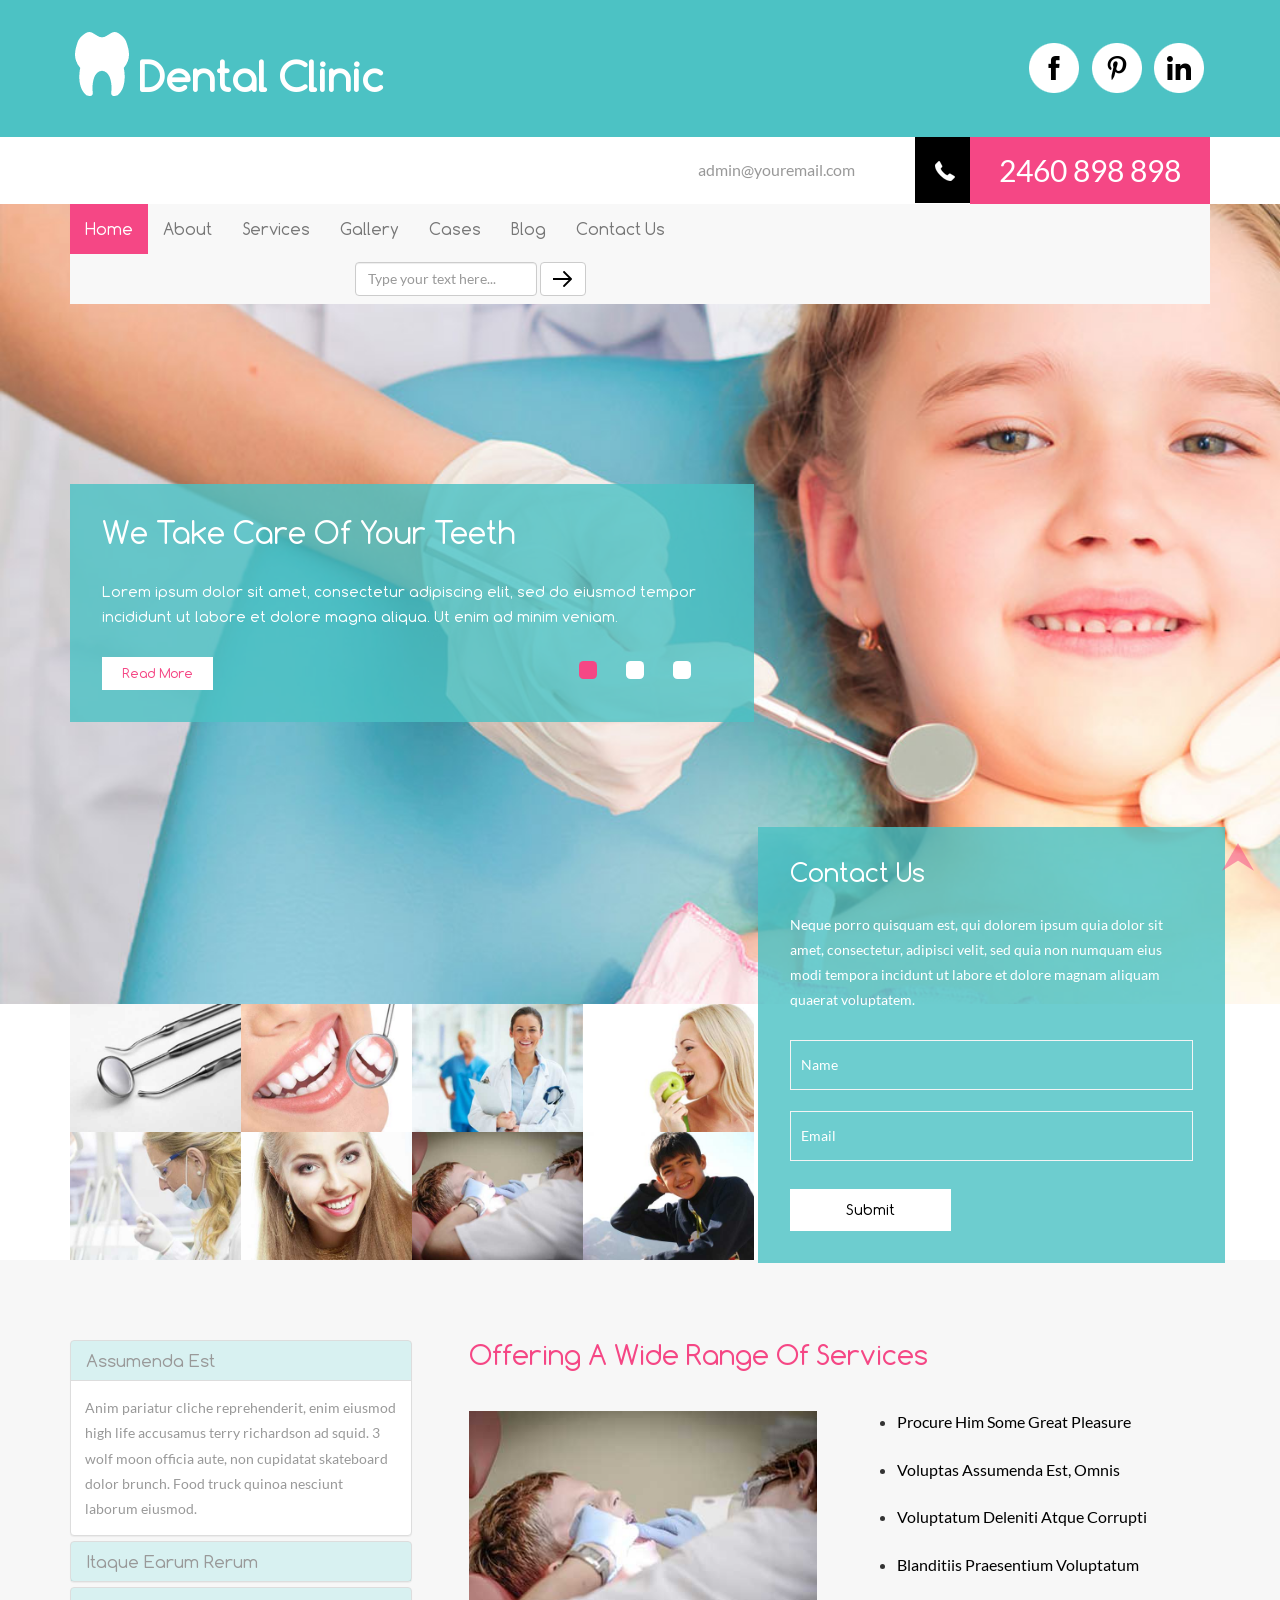
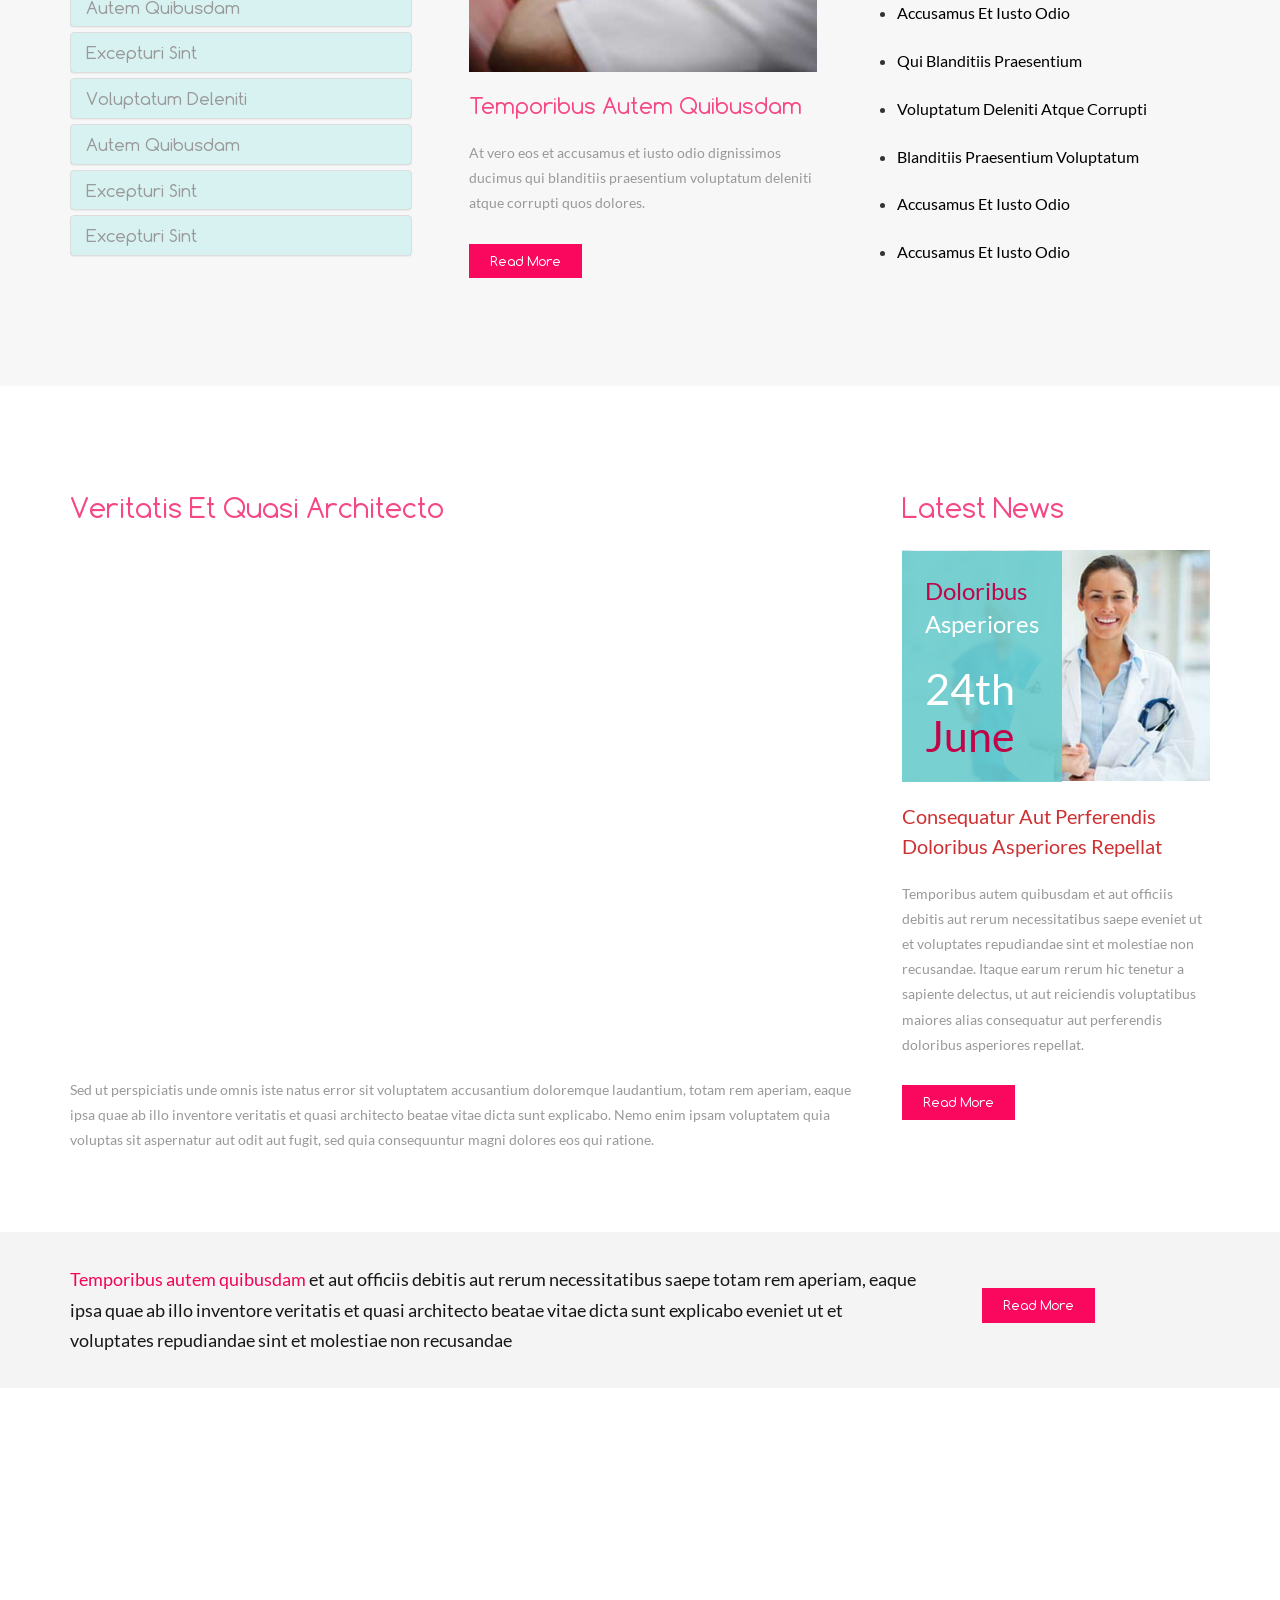
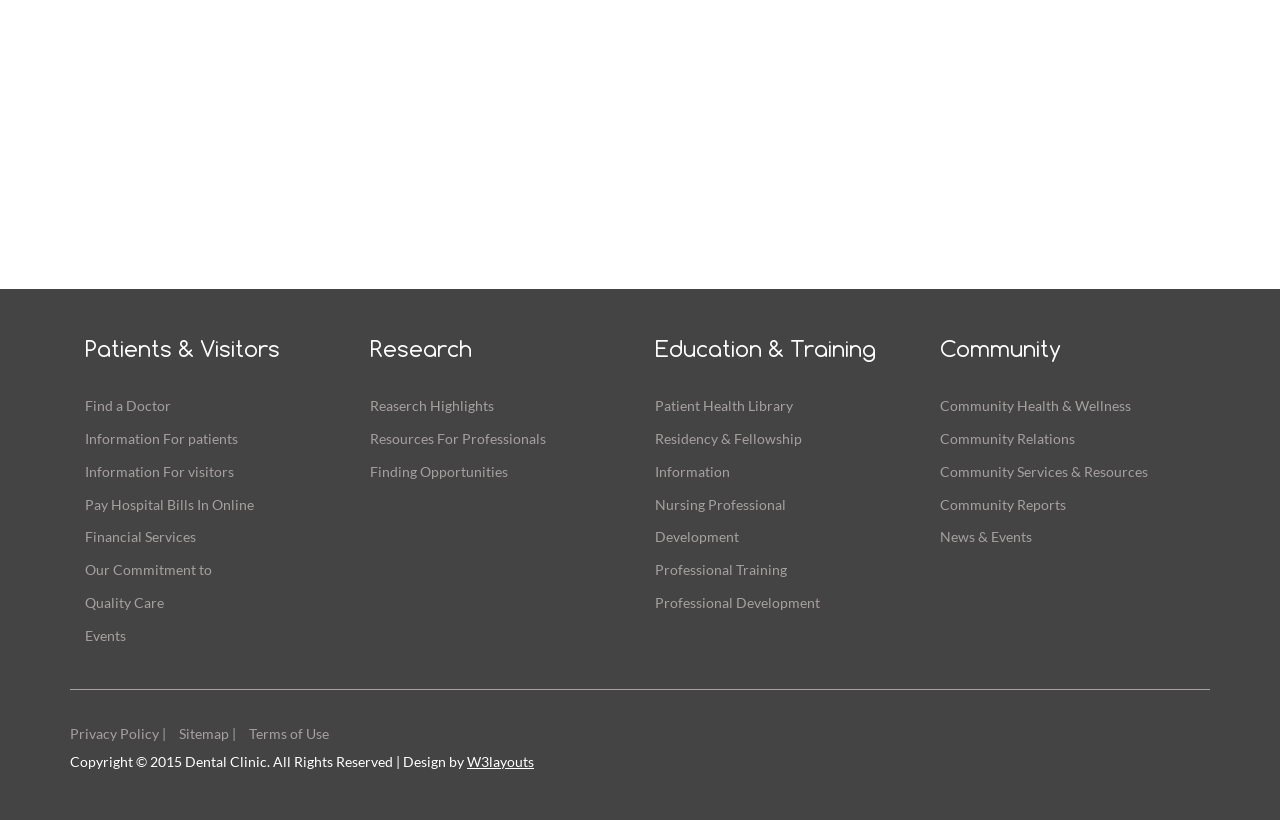
<file: ZavršniRad/Content/index.html>
<!--
Author: W3layouts
Author URL: http://w3layouts.com
License: Creative Commons Attribution 3.0 Unported
License URL: http://creativecommons.org/licenses/by/3.0/
-->
<!DOCTYPE html>
<html>
<head>
<title>Dental Clinic a Medical Hospital Category Flat Bootstarp Resposive Website Template | Home :: w3layouts</title>
<!-- for-mobile-apps -->
<meta name="viewport" content="width=device-width, initial-scale=1">
<meta http-equiv="Content-Type" content="text/html; charset=utf-8" />
<meta name="keywords" content="Dental Clinic Responsive web template, Bootstrap Web Templates, Flat Web Templates, Andriod Compatible web template, 
Smartphone Compatible web template, free webdesigns for Nokia, Samsung, LG, SonyErricsson, Motorola web design" />
<script type="application/x-javascript"> addEventListener("load", function() { setTimeout(hideURLbar, 0); }, false);
		function hideURLbar(){ window.scrollTo(0,1); } </script>
<!-- //for-mobile-apps -->
<link href="css/bootstrap.css" rel="stylesheet" type="text/css" media="all" />
<link href="css/style.css" rel="stylesheet" type="text/css" media="all" />
<!-- js -->
<script src="js/jquery-1.11.1.min.js"></script>
<!-- //js -->
<!-- start-smoth-scrolling -->
<script type="text/javascript" src="js/move-top.js"></script>
<script type="text/javascript" src="js/easing.js"></script>
<script type="text/javascript">
	jQuery(document).ready(function($) {
		$(".scroll").click(function(event){		
			event.preventDefault();
			$('html,body').animate({scrollTop:$(this.hash).offset().top},1000);
		});
	});
</script>
<!-- start-smoth-scrolling -->
</head>
	
<body>
<!-- header -->
	<div class="header">
		<div class="container">
			<div class="logo">
				<a href="index.html">Dental Clinic</a>
			</div>
			<div class="header-icons">
				<ul>
					<li><a href="#" class="facebook"> </a></li>
					<li><a href="#" class="twitter"> </a></li>
					<li><a href="#" class="in"> </a></li>
				</ul>
			</div>
			<div class="clearfix"> </div>
		</div>
	</div>
	<div class="header-bottom">
		<div class="container">
			<div class="header-bottom-right">
				<ul>
					<li class="mail"><a href="mailto:info@example.com">admin@youremail.com</a></li>
					<li class="phone"><span> </span></li>
					<li class="num">2460 898 898</li>
				</ul>
			</div>
			<div class="clearfix"> </div>
		</div>
	</div>
<!-- //header -->
<!-- banner -->
	<div class="banner">
		<div class="container">
			<div class="banner-nav">
					<nav class="navbar navbar-default">
						<!-- Brand and toggle get grouped for better mobile display -->
						<div class="navbar-header">
						  <button type="button" class="navbar-toggle collapsed" data-toggle="collapse" data-target="#bs-example-navbar-collapse-1">
							<span class="sr-only">Toggle navigation</span>
							<span class="icon-bar"></span>
							<span class="icon-bar"></span>
							<span class="icon-bar"></span>
						  </button>
						</div>

						<!-- Collect the nav links, forms, and other content for toggling -->
						<div class="collapse navbar-collapse nav-wil" id="bs-example-navbar-collapse-1">
						 <ul class="nav navbar-nav">
							<li class="active"><a href="index.html">Home</a></li>
							<li><a href="about.html">About</a></li>
							<li><a href="services.html">Services</a></li>
							<li><a href="gallery.html">Gallery</a></li>
							<li><a href="cases.html">Cases</a></li>
							<li><a href="blog.html">Blog</a></li>
							<li><a href="contact.html">Contact Us</a></li>
						  </ul>
						   <form class="navbar-form navbar-left" role="search">
							<div class="form-group">
							  <input type="text" class="form-control" placeholder="Type your text here...">
							</div>
							<button type="submit" class="btn btn-default searc" aria-label="Left Align">
								<span> </span>
							</button>
						  </form>
						</div><!-- /.navbar-collapse -->
					</nav>
<!-- Slider-starts-Here -->
				<script src="js/responsiveslides.min.js"></script>
				 <script>
				    // You can also use "$(window).load(function() {"
				    $(function () {
				      // Slideshow 4
				      $("#slider3").responsiveSlides({
				        auto: true,
				        pager: true,
				        nav: false,
				        speed: 500,
				        namespace: "callbacks",
				        before: function () {
				          $('.events').append("<li>before event fired.</li>");
				        },
				        after: function () {
				          $('.events').append("<li>after event fired.</li>");
				        }
				      });
				
				    });
				  </script>
			<!--//End-slider-script -->
			<div  id="top" class="callbacks_container wow fadeInUp" data-wow-delay="0.5s">
				<ul class="rslides" id="slider3">
					<li>
						<div class="banner-info">
							<h1>we take care of your teeth</h1>
							<p>Lorem ipsum dolor sit amet, consectetur adipiscing elit, sed do 
								eiusmod tempor incididunt ut labore et dolore magna aliqua. Ut enim 
								ad minim veniam.</p>
							<a href="single.html" class="hvr-shutter-out-horizontal">Read More</a>
						</div>
					</li>
					<li>
						<div class="banner-info">
							<h1>Temporibus autem aut officiis </h1>
							<p>Nisi ipsum dolor sit amet, consectetur adipiscing elit, sed do 
								eiusmod tempor incididunt ut labore et dolore magna aliqua. Ut enim 
								ad minim veniam.</p>
							<a href="single.html" class="hvr-shutter-out-horizontal">Read More</a>
						</div>
					</li>
					<li>
						<div class="banner-info">
							<h1> cum soluta nobis est eligendi</h1>
							<p>Labore ipsum dolor sit amet, consectetur adipiscing elit, sed do 
								eiusmod tempor incididunt ut labore et dolore magna aliqua. Ut enim 
								ad minim veniam.</p>
							<a href="single.html" class="hvr-shutter-out-horizontal">Read More</a>
						</div>
					</li>
				</ul>
			</div>	
			</div>
		</div>
	</div>
<!-- //banner -->
<!-- banner-bottom -->
	<div class="banner-bottom">
		<div class="container">
			<div class="banner-bottom-grids">
				<div class="banner-bottom-grid-left">
					<div class="banner-bottom-grid-left-grid">
						<a href="images/1.jpg" class="b-link-stripe b-animate-go1   swipebox"  title="">
							<img src="images/1.jpg" alt=" " class="img-responsive" />
						</a>
					</div>
					<div class="banner-bottom-grid-left-grid">
						<a href="images/2.jpg" class="b-link-stripe b-animate-go1   swipebox"  title="">
							<img src="images/2.jpg" alt=" " class="img-responsive" />
						</a>
					</div>
					<div class="banner-bottom-grid-left-grid">
						<a href="images/3.jpg" class="b-link-stripe b-animate-go1   swipebox"  title="">
							<img src="images/3.jpg" alt=" " class="img-responsive" />
						</a>
					</div>
					<div class="banner-bottom-grid-left-grid">
						<a href="images/4.jpg" class="b-link-stripe b-animate-go1   swipebox"  title="">
							<img src="images/4.jpg" alt=" " class="img-responsive" />
						</a>
					</div>
					<div class="clearfix"> </div>
					<div class="banner-bottom-grid-left-grid">
						<a href="images/5.jpg" class="b-link-stripe b-animate-go1   swipebox"  title="">
							<img src="images/5.jpg" alt=" " class="img-responsive" />
						</a>
					</div>
					<div class="banner-bottom-grid-left-grid">
						<a href="images/6.jpg" class="b-link-stripe b-animate-go1   swipebox"  title="">
							<img src="images/6.jpg" alt=" " class="img-responsive" />
						</a>
					</div>
					<div class="banner-bottom-grid-left-grid">
						<a href="images/7.jpg" class="b-link-stripe b-animate-go1   swipebox"  title="">
							<img src="images/7.jpg" alt=" " class="img-responsive" />
						</a>
					</div>
					<div class="banner-bottom-grid-left-grid">
						<a href="images/8.jpg" class="b-link-stripe b-animate-go1   swipebox"  title="">
							<img src="images/8.jpg" alt=" " class="img-responsive" />
						</a>
					</div>
					<div class="clearfix"> </div>
				</div>
				<div class="clearfix"> </div>
				<div class="banner-bottom-grid-right">
					<div class="banner-bottom-grid-right-grid">
						<h3>Contact Us</h3>
						<p> Neque porro quisquam est, qui dolorem ipsum quia dolor sit amet, 
							consectetur, adipisci velit, sed quia non numquam eius modi tempora 
							incidunt ut labore et dolore magnam aliquam quaerat voluptatem.</p>
						<form>
							<input type="text" value="Name" onfocus="this.value = '';" onblur="if (this.value == '') {this.value = 'Name';}" required="">
							<input type="email" value="Email" onfocus="this.value = '';" onblur="if (this.value == '') {this.value = 'Email';}" required="">
							<input type="submit" value="Submit" >
						</form>
					</div>
				</div>
				<link rel="stylesheet" href="css/swipebox.css">
						<script src="js/jquery.swipebox.min.js"></script> 
							<script type="text/javascript">
								jQuery(function($) {
									$(".swipebox").swipebox();
								});
							</script>
			</div>
		</div>
	</div>
<!-- //banner-bottom -->
<!-- banner-bottom-video -->
	<div class="banner-bottom-video">
		<div class="container">
			<div class="banner-bottom-video-grids">
				<div class="banner-bottom-video-grid-left">
					<div class="panel-group" id="accordion" role="tablist" aria-multiselectable="true">
					  <div class="panel panel-default">
						<div class="panel-heading" role="tab" id="headingOne">
						  <h4 class="panel-title">
							<a role="button" data-toggle="collapse" data-parent="#accordion" href="#collapseOne" aria-expanded="true" aria-controls="collapseOne">
							  assumenda est
							</a>
						  </h4>
						</div>
						<div id="collapseOne" class="panel-collapse collapse in" role="tabpanel" aria-labelledby="headingOne">
						  <div class="panel-body">
							Anim pariatur cliche reprehenderit, enim eiusmod high life accusamus terry richardson ad squid. 3 wolf moon officia aute, non cupidatat skateboard dolor brunch. Food truck quinoa nesciunt laborum eiusmod.
						  </div>
						</div>
					  </div>
					  <div class="panel panel-default">
						<div class="panel-heading" role="tab" id="headingTwo">
						  <h4 class="panel-title">
							<a class="collapsed" role="button" data-toggle="collapse" data-parent="#accordion" href="#collapseTwo" aria-expanded="false" aria-controls="collapseTwo">
							  Itaque earum rerum
							</a>
						  </h4>
						</div>
						<div id="collapseTwo" class="panel-collapse collapse" role="tabpanel" aria-labelledby="headingTwo">
						   <div class="panel-body">
							Anim pariatur cliche reprehenderit, enim eiusmod high life accusamus terry richardson ad squid. 3 wolf moon officia aute, non cupidatat skateboard dolor brunch. Food truck quinoa nesciunt laborum eiusmod.
						  </div>
						</div>
					  </div>
					  <div class="panel panel-default">
						<div class="panel-heading" role="tab" id="headingThree">
						  <h4 class="panel-title">
							<a class="collapsed" role="button" data-toggle="collapse" data-parent="#accordion" href="#collapseThree" aria-expanded="false" aria-controls="collapseThree">
							  autem quibusdam
							</a>
						  </h4>
						</div>
						<div id="collapseThree" class="panel-collapse collapse" role="tabpanel" aria-labelledby="headingThree">
						   <div class="panel-body">
							Anim pariatur cliche reprehenderit, enim eiusmod high life accusamus terry richardson ad squid. 3 wolf moon officia aute, non cupidatat skateboard dolor brunch. Food truck quinoa nesciunt laborum eiusmod.
						  </div>
						</div>
					  </div>
					  <div class="panel panel-default">
						<div class="panel-heading" role="tab" id="headingFour">
						  <h4 class="panel-title">
							<a class="collapsed" role="button" data-toggle="collapse" data-parent="#accordion" href="#collapseFour" aria-expanded="false" aria-controls="collapseFour">
							  excepturi sint
							</a>
						  </h4>
						</div>
						<div id="collapseFour" class="panel-collapse collapse" role="tabpanel" aria-labelledby="headingFour">
						   <div class="panel-body">
							Anim pariatur cliche reprehenderit, enim eiusmod high life accusamus terry richardson ad squid. 3 wolf moon officia aute, non cupidatat skateboard dolor brunch. Food truck quinoa nesciunt laborum eiusmod.
						  </div>
						</div>
					  </div>
					   <div class="panel panel-default">
						<div class="panel-heading" role="tab" id="headingFive">
						  <h4 class="panel-title">
							<a class="collapsed" role="button" data-toggle="collapse" data-parent="#accordion" href="#collapseFive" aria-expanded="false" aria-controls="collapseFive">
							  voluptatum deleniti
							</a>
						  </h4>
						</div>
						<div id="collapseFive" class="panel-collapse collapse" role="tabpanel" aria-labelledby="headingFive">
						   <div class="panel-body">
							Anim pariatur cliche reprehenderit, enim eiusmod high life accusamus terry richardson ad squid. 3 wolf moon officia aute, non cupidatat skateboard dolor brunch. Food truck quinoa nesciunt laborum eiusmod.
						  </div>
						</div>
					  </div>
					   <div class="panel panel-default">
						<div class="panel-heading" role="tab" id="headingSix">
						  <h4 class="panel-title">
							<a class="collapsed" role="button" data-toggle="collapse" data-parent="#accordion" href="#collapseSix" aria-expanded="false" aria-controls="collapseSix">
							  autem quibusdam
							</a>
						  </h4>
						</div>
						<div id="collapseSix" class="panel-collapse collapse" role="tabpanel" aria-labelledby="headingSix">
						   <div class="panel-body">
							Anim pariatur cliche reprehenderit, enim eiusmod high life accusamus terry richardson ad squid. 3 wolf moon officia aute, non cupidatat skateboard dolor brunch. Food truck quinoa nesciunt laborum eiusmod.
						  </div>
						</div>
					  </div>
					  <div class="panel panel-default">
						<div class="panel-heading" role="tab" id="headingSeven">
						  <h4 class="panel-title">
							<a class="collapsed" role="button" data-toggle="collapse" data-parent="#accordion" href="#collapseSeven" aria-expanded="false" aria-controls="collapseSeven">
							  excepturi sint
							</a>
						  </h4>
						</div>
						<div id="collapseSeven" class="panel-collapse collapse" role="tabpanel" aria-labelledby="headingSeven">
						   <div class="panel-body">
							Anim pariatur cliche reprehenderit, enim eiusmod high life accusamus terry richardson ad squid. 3 wolf moon officia aute, non cupidatat skateboard dolor brunch. Food truck quinoa nesciunt laborum eiusmod.
						  </div>
						</div>
					  </div>
					  <div class="panel panel-default">
						<div class="panel-heading" role="tab" id="headingEight">
						  <h4 class="panel-title">
							<a class="collapsed" role="button" data-toggle="collapse" data-parent="#accordion" href="#collapseEight" aria-expanded="false" aria-controls="collapseEight">
							  excepturi sint
							</a>
						  </h4>
						</div>
						<div id="collapseEight" class="panel-collapse collapse" role="tabpanel" aria-labelledby="headingEight">
						   <div class="panel-body">
							Anim pariatur cliche reprehenderit, enim eiusmod high life accusamus terry richardson ad squid. 3 wolf moon officia aute, non cupidatat skateboard dolor brunch. Food truck quinoa nesciunt laborum eiusmod.
						  </div>
						</div>
					  </div>
					</div>
				</div>
				<div class="banner-bottom-video-grid-right">
					<h4>Offering a wide range of services</h4>
					<div class="banner-bottom-video-grid-rgt">
						<img src="images/7.jpg" alt=" " class="img-responsive" />
						<div class="caption">
							<h3>Temporibus autem quibusdam</h3>
							<p>At vero eos et accusamus et iusto odio dignissimos ducimus 
								qui blanditiis praesentium voluptatum deleniti atque corrupti 
								quos dolores.</p>
							<p><a href="#" class="btn atque btn-primary hvr-shutter-out-horizontal" role="button">Read More</a></p>
						</div>
					</div>
					<div class="banner-bottom-video-grid-rgt">
						<ul>
							<li><a href="#">procure him some great pleasure</a></li>
							<li><a href="#">voluptas assumenda est, omnis</a></li>
							<li><a href="#">voluptatum deleniti atque corrupti</a></li>
							<li><a href="#">blanditiis praesentium voluptatum</a></li>
							<li><a href="#">accusamus et iusto odio</a></li>
							<li><a href="#">qui blanditiis praesentium</a></li>
							<li><a href="#">voluptatum deleniti atque corrupti</a></li>
							<li><a href="#">blanditiis praesentium voluptatum</a></li>
							<li><a href="#">accusamus et iusto odio</a></li>
							<li><a href="#">accusamus et iusto odio</a></li>
						</ul>
					</div>
					<div class="clearfix"> </div>
				</div>
				<div class="clearfix"> </div>
			</div>
		</div>
	</div>
<!-- //banner-bottom-video -->
<!-- featured-services -->
	<div class="featured-services">
		<div class="container">
			<div class="featured-services-left">
				<h3>veritatis et quasi architecto</h3>
				<div class="featured-services-video">
					<div id="small-dialog" class="mfp-hide">
						<iframe src="https://player.vimeo.com/video/7361599" width="500" height="281" frameborder="0" webkitallowfullscreen mozallowfullscreen allowfullscreen></iframe>
					</div>
				</div>
				<p>Sed ut perspiciatis unde omnis iste natus error sit voluptatem 
					accusantium doloremque laudantium, totam rem aperiam, eaque ipsa 
					quae ab illo inventore veritatis et quasi architecto beatae vitae 
					dicta sunt explicabo. Nemo enim ipsam voluptatem quia voluptas sit 
					aspernatur aut odit aut fugit, sed quia consequuntur magni dolores 
					eos qui ratione.</p>
			</div>
			<div class="featured-services-right">
				<h3>Latest news</h3>
				<img src="images/3.jpg" alt=" " class="img-responsive" />
				<h4>consequatur aut perferendis doloribus asperiores repellat</h4>
				<p>Temporibus autem quibusdam et aut officiis debitis aut rerum 
					necessitatibus saepe eveniet ut et voluptates repudiandae sint 
					et molestiae non recusandae. Itaque earum rerum hic tenetur a 
					sapiente delectus, ut aut reiciendis voluptatibus maiores alias 
					consequatur aut perferendis doloribus asperiores repellat.</p>
				<div class="text-date">
					<p>doloribus <span>asperiores</span></p>
					<h5>24th<span>June</span></h5>
				</div>
				<div class="load">
					<a href="#" class="btn atque btn-primary hvr-shutter-out-horizontal" role="button">Read More</a></p>
				</div>
			</div>
			<div class="clearfix"> </div>
		</div>
	</div>
<!-- //featured-services -->
<!-- view -->
	<div class="view">
		<div class="container">
			<div class="view-left">
				<p><span>Temporibus autem quibusdam</span> et aut officiis debitis aut rerum 
					necessitatibus saepe totam rem aperiam, eaque ipsa 
					quae ab illo inventore veritatis et quasi architecto beatae vitae 
					dicta sunt explicabo eveniet ut et voluptates repudiandae sint 
					et molestiae non recusandae</p>
			</div>
			<div class="view-right">
				<a href="#" class="btn atque btn-primary hvr-shutter-out-horizontal" role="button">Read More</a></p>
			</div>
			<div class="clearfix"></div>
		</div>
	</div>
<!-- //view -->
<!-- map -->
	<div class="map">
		<iframe src="https://www.google.com/maps/embed?pb=!1m18!1m12!1m3!1d2759.880202386955!2d6.134357!3d46.232727!2m3!1f0!2f0!3f0!3m2!1i1024!2i768!4f13.1!3m3!1m2!1s0x478c64f73e96c8cd%3A0x438e143bada2a530!2sWorld+Health+Organization+(WHO)!5e0!3m2!1sen!2sin!4v1435208503582" frameborder="0" style="border:0" allowfullscreen></iframe>
	</div>
<!-- //map -->
<!-- footer -->
	<div class="footer">
		<div class="container">
			<div class="footer-grids">
				<div class="col-md-3 footer-grid">
					<h3>patients & Visitors</h3>
					<ul>
						<li><a href="#">Find a Doctor</a></li>
						<li><a href="#">Information For patients</a></li>
						<li><a href="#">Information For visitors</a></li>
						<li><a href="#">Pay Hospital Bills In Online</a></li>
						<li><a href="#">Financial Services</a></li>
						<li><a href="#">Our Commitment to</a></li>
						<li><a href="#">Quality Care</a></li>
						<li><a href="#">Events</a></li>
					</ul>
				</div>
				<div class="col-md-3 footer-grid">
					<h3>research</h3>
					<ul>
						<li><a href="#">Reaserch Highlights</a></li>
						<li><a href="#">Resources For Professionals</a></li>
						<li><a href="#">Finding Opportunities</a></li>
					</ul>
				</div>
				<div class="col-md-3 footer-grid">
					<h3>education & Training</h3>
					<ul>
						<li><a href="#">Patient Health Library</a></li>
						<li><a href="#">Residency & Fellowship</a></li>
						<li><a href="#">Information</a></li>
						<li><a href="#">Nursing Professional</a></li>
						<li><a href="#">Development</a></li>
						<li><a href="#">Professional Training</a></li>
						<li><a href="#">Professional Development</a></li>
					</ul>
				</div>
				<div class="col-md-3 footer-grid">
					<h3>community</h3>
					<ul>
						<li><a href="#">Community Health & Wellness</a></li>
						<li><a href="#">Community Relations</a></li>
						<li><a href="#">Community Services & Resources</a></li>
						<li><a href="#">Community Reports</a></li>
						<li><a href="#">News & Events</a></li>
					</ul>
				</div>
				<div class="clearfix"> </div>
			</div>
			<div class="footer-grds">
				<ul>
					<li><a href="#">Privacy Policy |</a></li>
					<li><a href="contact.html">Sitemap |</a></li>
					<li><a href="#">Terms of Use</a></li>
				</ul>
				<p>Copyright © 2015 Dental Clinic. All Rights Reserved | Design by <a href="http://w3layouts.com/">W3layouts</a></p>
			</div>
		</div>
	</div>
<!-- //footer -->
<!-- here stars scrolling icon -->
	<script type="text/javascript">
									$(document).ready(function() {
										/*
										var defaults = {
								  			containerID: 'toTop', // fading element id
											containerHoverID: 'toTopHover', // fading element hover id
											scrollSpeed: 1200,
											easingType: 'linear' 
								 		};
										*/
										
										$().UItoTop({ easingType: 'easeOutQuart' });
										
									});
	</script>
<!-- //here ends scrolling icon -->
<!-- for bootstrap working -->
		<script src="js/bootstrap.js"> </script>
<!-- //for bootstrap working -->
</body>
</html>
</file>
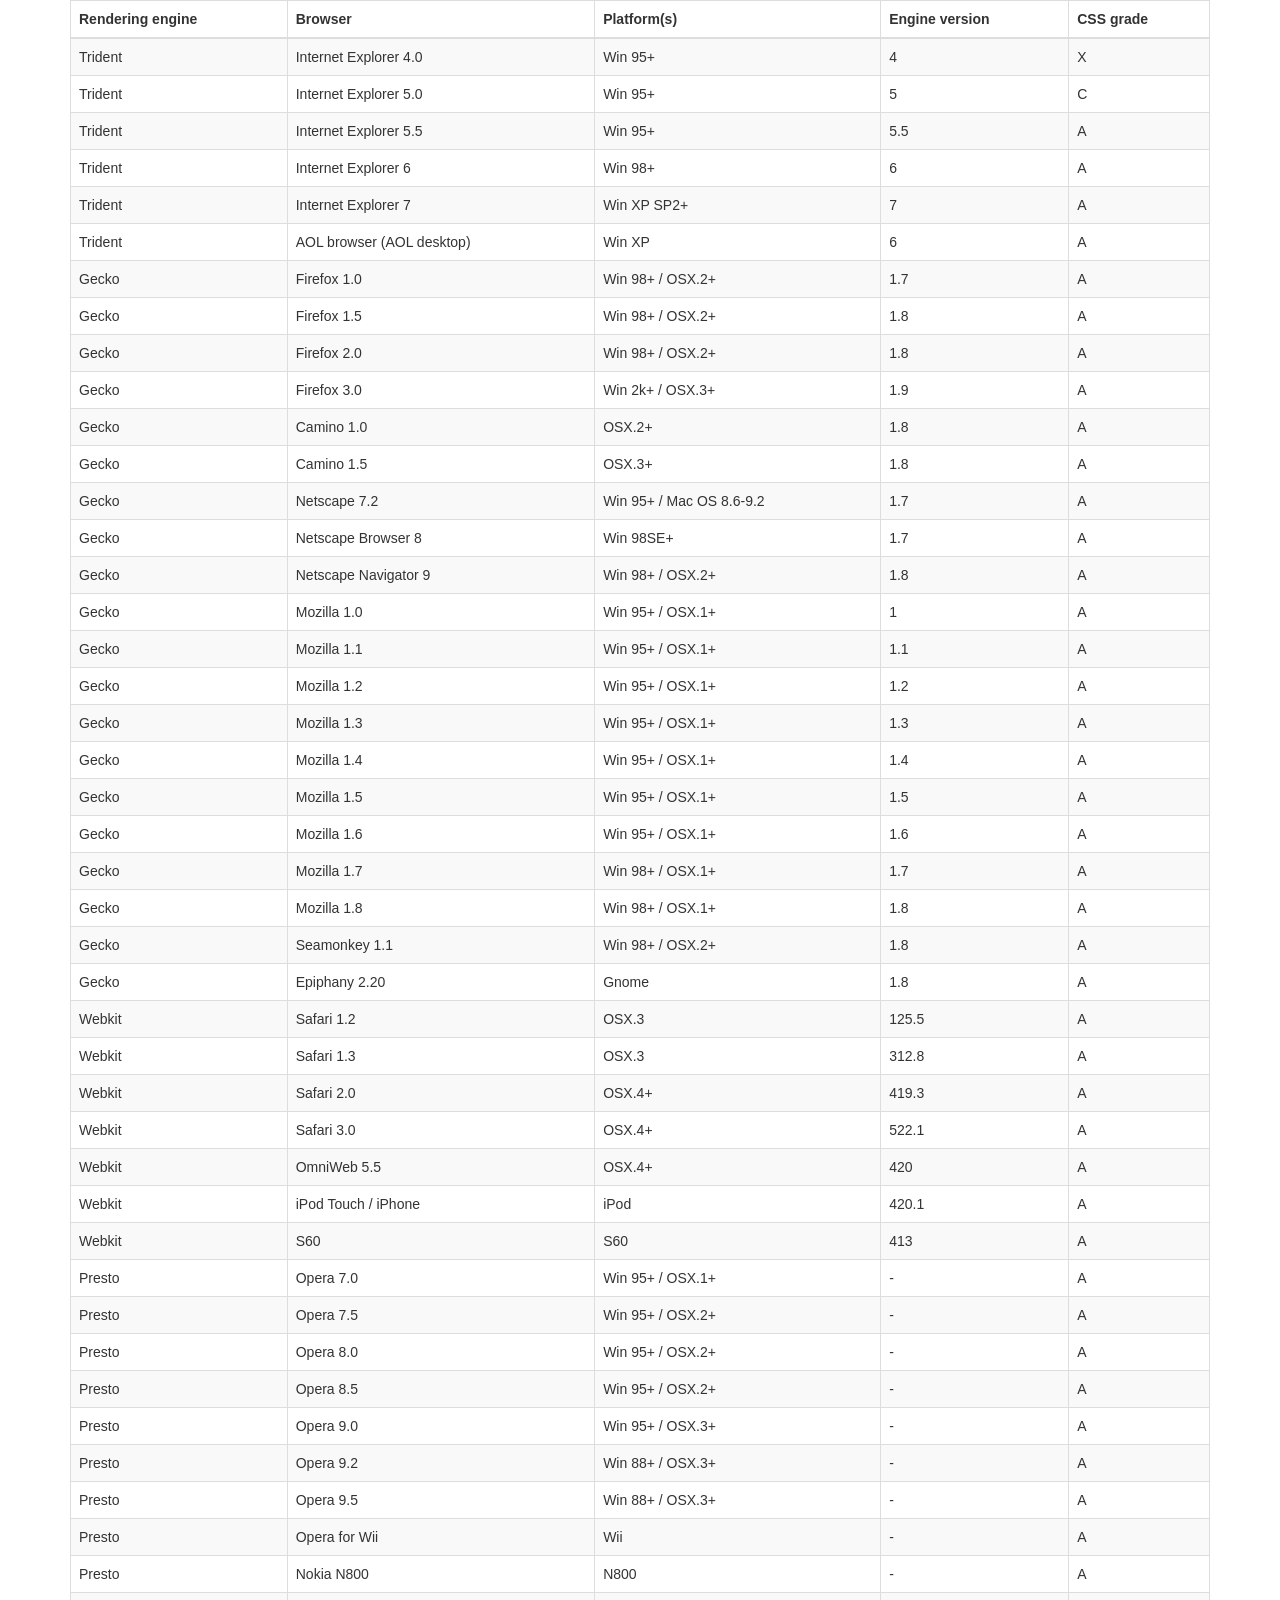
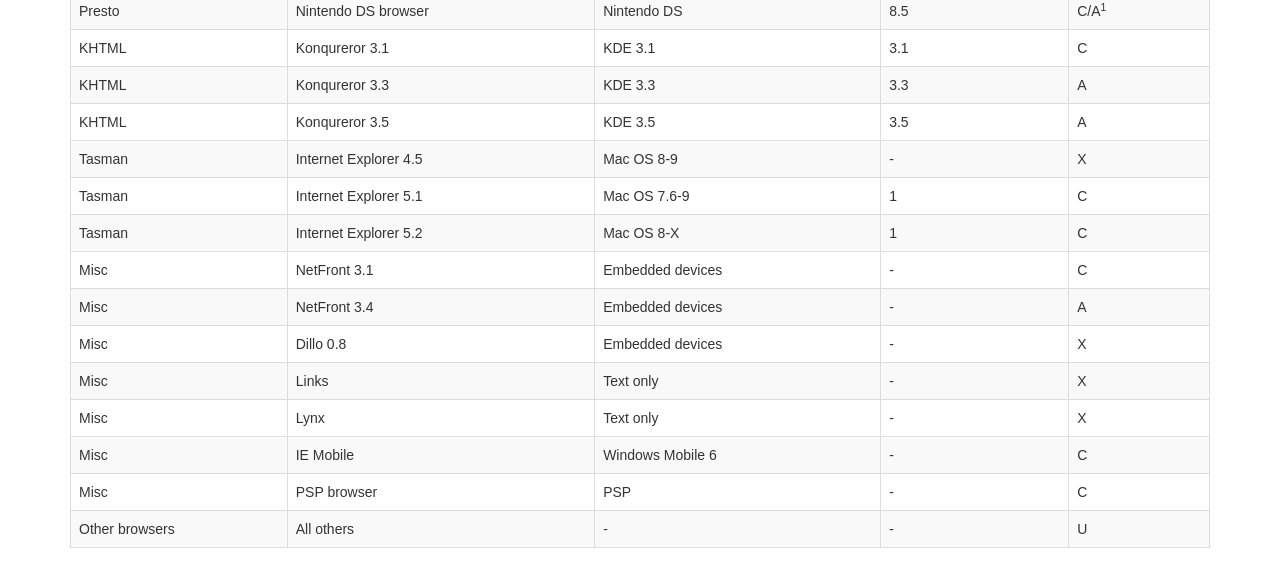
<file: ZavršniRad/Content/Admin/vendor/datatables-plugins/index.html>
<!DOCTYPE HTML PUBLIC "-//W3C//DTD HTML 4.01//EN" "http://www.w3.org/TR/html4/strict.dtd">
<html>
	<head>
		<meta http-equiv="content-type" content="text/html; charset=utf-8" />
		
		<title>DataTables Bootstrap 3 example</title>

		<link rel="stylesheet" type="text/css" href="//maxcdn.bootstrapcdn.com/bootstrap/3.3.0/css/bootstrap.min.css">
		<link rel="stylesheet" type="text/css" href="dataTables.bootstrap.css">

		<script type="text/javascript" language="javascript" src="//code.jquery.com/jquery-1.11.1.min.js"></script>
		<script type="text/javascript" language="javascript" src="//cdn.datatables.net/1.10.3/js/jquery.dataTables.min.js"></script>
		<script type="text/javascript" language="javascript" src="dataTables.bootstrap.js"></script>
		<script type="text/javascript" charset="utf-8">
			$(document).ready(function() {
				$('#example').dataTable();
			} );
		</script>
	</head>
	<body>
		<div class="container">
			
<table cellpadding="0" cellspacing="0" border="0" class="table table-striped table-bordered" id="example">
	<thead>
		<tr>
			<th>Rendering engine</th>
			<th>Browser</th>
			<th>Platform(s)</th>
			<th>Engine version</th>
			<th>CSS grade</th>
		</tr>
	</thead>
	<tbody>
		<tr class="odd gradeX">
			<td>Trident</td>
			<td>Internet
				 Explorer 4.0</td>
			<td>Win 95+</td>
			<td class="center"> 4</td>
			<td class="center">X</td>
		</tr>
		<tr class="even gradeC">
			<td>Trident</td>
			<td>Internet
				 Explorer 5.0</td>
			<td>Win 95+</td>
			<td class="center">5</td>
			<td class="center">C</td>
		</tr>
		<tr class="odd gradeA">
			<td>Trident</td>
			<td>Internet
				 Explorer 5.5</td>
			<td>Win 95+</td>
			<td class="center">5.5</td>
			<td class="center">A</td>
		</tr>
		<tr class="even gradeA">
			<td>Trident</td>
			<td>Internet
				 Explorer 6</td>
			<td>Win 98+</td>
			<td class="center">6</td>
			<td class="center">A</td>
		</tr>
		<tr class="odd gradeA">
			<td>Trident</td>
			<td>Internet Explorer 7</td>
			<td>Win XP SP2+</td>
			<td class="center">7</td>
			<td class="center">A</td>
		</tr>
		<tr class="even gradeA">
			<td>Trident</td>
			<td>AOL browser (AOL desktop)</td>
			<td>Win XP</td>
			<td class="center">6</td>
			<td class="center">A</td>
		</tr>
		<tr class="gradeA">
			<td>Gecko</td>
			<td>Firefox 1.0</td>
			<td>Win 98+ / OSX.2+</td>
			<td class="center">1.7</td>
			<td class="center">A</td>
		</tr>
		<tr class="gradeA">
			<td>Gecko</td>
			<td>Firefox 1.5</td>
			<td>Win 98+ / OSX.2+</td>
			<td class="center">1.8</td>
			<td class="center">A</td>
		</tr>
		<tr class="gradeA">
			<td>Gecko</td>
			<td>Firefox 2.0</td>
			<td>Win 98+ / OSX.2+</td>
			<td class="center">1.8</td>
			<td class="center">A</td>
		</tr>
		<tr class="gradeA">
			<td>Gecko</td>
			<td>Firefox 3.0</td>
			<td>Win 2k+ / OSX.3+</td>
			<td class="center">1.9</td>
			<td class="center">A</td>
		</tr>
		<tr class="gradeA">
			<td>Gecko</td>
			<td>Camino 1.0</td>
			<td>OSX.2+</td>
			<td class="center">1.8</td>
			<td class="center">A</td>
		</tr>
		<tr class="gradeA">
			<td>Gecko</td>
			<td>Camino 1.5</td>
			<td>OSX.3+</td>
			<td class="center">1.8</td>
			<td class="center">A</td>
		</tr>
		<tr class="gradeA">
			<td>Gecko</td>
			<td>Netscape 7.2</td>
			<td>Win 95+ / Mac OS 8.6-9.2</td>
			<td class="center">1.7</td>
			<td class="center">A</td>
		</tr>
		<tr class="gradeA">
			<td>Gecko</td>
			<td>Netscape Browser 8</td>
			<td>Win 98SE+</td>
			<td class="center">1.7</td>
			<td class="center">A</td>
		</tr>
		<tr class="gradeA">
			<td>Gecko</td>
			<td>Netscape Navigator 9</td>
			<td>Win 98+ / OSX.2+</td>
			<td class="center">1.8</td>
			<td class="center">A</td>
		</tr>
		<tr class="gradeA">
			<td>Gecko</td>
			<td>Mozilla 1.0</td>
			<td>Win 95+ / OSX.1+</td>
			<td class="center">1</td>
			<td class="center">A</td>
		</tr>
		<tr class="gradeA">
			<td>Gecko</td>
			<td>Mozilla 1.1</td>
			<td>Win 95+ / OSX.1+</td>
			<td class="center">1.1</td>
			<td class="center">A</td>
		</tr>
		<tr class="gradeA">
			<td>Gecko</td>
			<td>Mozilla 1.2</td>
			<td>Win 95+ / OSX.1+</td>
			<td class="center">1.2</td>
			<td class="center">A</td>
		</tr>
		<tr class="gradeA">
			<td>Gecko</td>
			<td>Mozilla 1.3</td>
			<td>Win 95+ / OSX.1+</td>
			<td class="center">1.3</td>
			<td class="center">A</td>
		</tr>
		<tr class="gradeA">
			<td>Gecko</td>
			<td>Mozilla 1.4</td>
			<td>Win 95+ / OSX.1+</td>
			<td class="center">1.4</td>
			<td class="center">A</td>
		</tr>
		<tr class="gradeA">
			<td>Gecko</td>
			<td>Mozilla 1.5</td>
			<td>Win 95+ / OSX.1+</td>
			<td class="center">1.5</td>
			<td class="center">A</td>
		</tr>
		<tr class="gradeA">
			<td>Gecko</td>
			<td>Mozilla 1.6</td>
			<td>Win 95+ / OSX.1+</td>
			<td class="center">1.6</td>
			<td class="center">A</td>
		</tr>
		<tr class="gradeA">
			<td>Gecko</td>
			<td>Mozilla 1.7</td>
			<td>Win 98+ / OSX.1+</td>
			<td class="center">1.7</td>
			<td class="center">A</td>
		</tr>
		<tr class="gradeA">
			<td>Gecko</td>
			<td>Mozilla 1.8</td>
			<td>Win 98+ / OSX.1+</td>
			<td class="center">1.8</td>
			<td class="center">A</td>
		</tr>
		<tr class="gradeA">
			<td>Gecko</td>
			<td>Seamonkey 1.1</td>
			<td>Win 98+ / OSX.2+</td>
			<td class="center">1.8</td>
			<td class="center">A</td>
		</tr>
		<tr class="gradeA">
			<td>Gecko</td>
			<td>Epiphany 2.20</td>
			<td>Gnome</td>
			<td class="center">1.8</td>
			<td class="center">A</td>
		</tr>
		<tr class="gradeA">
			<td>Webkit</td>
			<td>Safari 1.2</td>
			<td>OSX.3</td>
			<td class="center">125.5</td>
			<td class="center">A</td>
		</tr>
		<tr class="gradeA">
			<td>Webkit</td>
			<td>Safari 1.3</td>
			<td>OSX.3</td>
			<td class="center">312.8</td>
			<td class="center">A</td>
		</tr>
		<tr class="gradeA">
			<td>Webkit</td>
			<td>Safari 2.0</td>
			<td>OSX.4+</td>
			<td class="center">419.3</td>
			<td class="center">A</td>
		</tr>
		<tr class="gradeA">
			<td>Webkit</td>
			<td>Safari 3.0</td>
			<td>OSX.4+</td>
			<td class="center">522.1</td>
			<td class="center">A</td>
		</tr>
		<tr class="gradeA">
			<td>Webkit</td>
			<td>OmniWeb 5.5</td>
			<td>OSX.4+</td>
			<td class="center">420</td>
			<td class="center">A</td>
		</tr>
		<tr class="gradeA">
			<td>Webkit</td>
			<td>iPod Touch / iPhone</td>
			<td>iPod</td>
			<td class="center">420.1</td>
			<td class="center">A</td>
		</tr>
		<tr class="gradeA">
			<td>Webkit</td>
			<td>S60</td>
			<td>S60</td>
			<td class="center">413</td>
			<td class="center">A</td>
		</tr>
		<tr class="gradeA">
			<td>Presto</td>
			<td>Opera 7.0</td>
			<td>Win 95+ / OSX.1+</td>
			<td class="center">-</td>
			<td class="center">A</td>
		</tr>
		<tr class="gradeA">
			<td>Presto</td>
			<td>Opera 7.5</td>
			<td>Win 95+ / OSX.2+</td>
			<td class="center">-</td>
			<td class="center">A</td>
		</tr>
		<tr class="gradeA">
			<td>Presto</td>
			<td>Opera 8.0</td>
			<td>Win 95+ / OSX.2+</td>
			<td class="center">-</td>
			<td class="center">A</td>
		</tr>
		<tr class="gradeA">
			<td>Presto</td>
			<td>Opera 8.5</td>
			<td>Win 95+ / OSX.2+</td>
			<td class="center">-</td>
			<td class="center">A</td>
		</tr>
		<tr class="gradeA">
			<td>Presto</td>
			<td>Opera 9.0</td>
			<td>Win 95+ / OSX.3+</td>
			<td class="center">-</td>
			<td class="center">A</td>
		</tr>
		<tr class="gradeA">
			<td>Presto</td>
			<td>Opera 9.2</td>
			<td>Win 88+ / OSX.3+</td>
			<td class="center">-</td>
			<td class="center">A</td>
		</tr>
		<tr class="gradeA">
			<td>Presto</td>
			<td>Opera 9.5</td>
			<td>Win 88+ / OSX.3+</td>
			<td class="center">-</td>
			<td class="center">A</td>
		</tr>
		<tr class="gradeA">
			<td>Presto</td>
			<td>Opera for Wii</td>
			<td>Wii</td>
			<td class="center">-</td>
			<td class="center">A</td>
		</tr>
		<tr class="gradeA">
			<td>Presto</td>
			<td>Nokia N800</td>
			<td>N800</td>
			<td class="center">-</td>
			<td class="center">A</td>
		</tr>
		<tr class="gradeA">
			<td>Presto</td>
			<td>Nintendo DS browser</td>
			<td>Nintendo DS</td>
			<td class="center">8.5</td>
			<td class="center">C/A<sup>1</sup></td>
		</tr>
		<tr class="gradeC">
			<td>KHTML</td>
			<td>Konqureror 3.1</td>
			<td>KDE 3.1</td>
			<td class="center">3.1</td>
			<td class="center">C</td>
		</tr>
		<tr class="gradeA">
			<td>KHTML</td>
			<td>Konqureror 3.3</td>
			<td>KDE 3.3</td>
			<td class="center">3.3</td>
			<td class="center">A</td>
		</tr>
		<tr class="gradeA">
			<td>KHTML</td>
			<td>Konqureror 3.5</td>
			<td>KDE 3.5</td>
			<td class="center">3.5</td>
			<td class="center">A</td>
		</tr>
		<tr class="gradeX">
			<td>Tasman</td>
			<td>Internet Explorer 4.5</td>
			<td>Mac OS 8-9</td>
			<td class="center">-</td>
			<td class="center">X</td>
		</tr>
		<tr class="gradeC">
			<td>Tasman</td>
			<td>Internet Explorer 5.1</td>
			<td>Mac OS 7.6-9</td>
			<td class="center">1</td>
			<td class="center">C</td>
		</tr>
		<tr class="gradeC">
			<td>Tasman</td>
			<td>Internet Explorer 5.2</td>
			<td>Mac OS 8-X</td>
			<td class="center">1</td>
			<td class="center">C</td>
		</tr>
		<tr class="gradeA">
			<td>Misc</td>
			<td>NetFront 3.1</td>
			<td>Embedded devices</td>
			<td class="center">-</td>
			<td class="center">C</td>
		</tr>
		<tr class="gradeA">
			<td>Misc</td>
			<td>NetFront 3.4</td>
			<td>Embedded devices</td>
			<td class="center">-</td>
			<td class="center">A</td>
		</tr>
		<tr class="gradeX">
			<td>Misc</td>
			<td>Dillo 0.8</td>
			<td>Embedded devices</td>
			<td class="center">-</td>
			<td class="center">X</td>
		</tr>
		<tr class="gradeX">
			<td>Misc</td>
			<td>Links</td>
			<td>Text only</td>
			<td class="center">-</td>
			<td class="center">X</td>
		</tr>
		<tr class="gradeX">
			<td>Misc</td>
			<td>Lynx</td>
			<td>Text only</td>
			<td class="center">-</td>
			<td class="center">X</td>
		</tr>
		<tr class="gradeC">
			<td>Misc</td>
			<td>IE Mobile</td>
			<td>Windows Mobile 6</td>
			<td class="center">-</td>
			<td class="center">C</td>
		</tr>
		<tr class="gradeC">
			<td>Misc</td>
			<td>PSP browser</td>
			<td>PSP</td>
			<td class="center">-</td>
			<td class="center">C</td>
		</tr>
		<tr class="gradeU">
			<td>Other browsers</td>
			<td>All others</td>
			<td>-</td>
			<td class="center">-</td>
			<td class="center">U</td>
		</tr>
	</tbody>
</table>
			
		</div>
	</body>
</html>
</file>
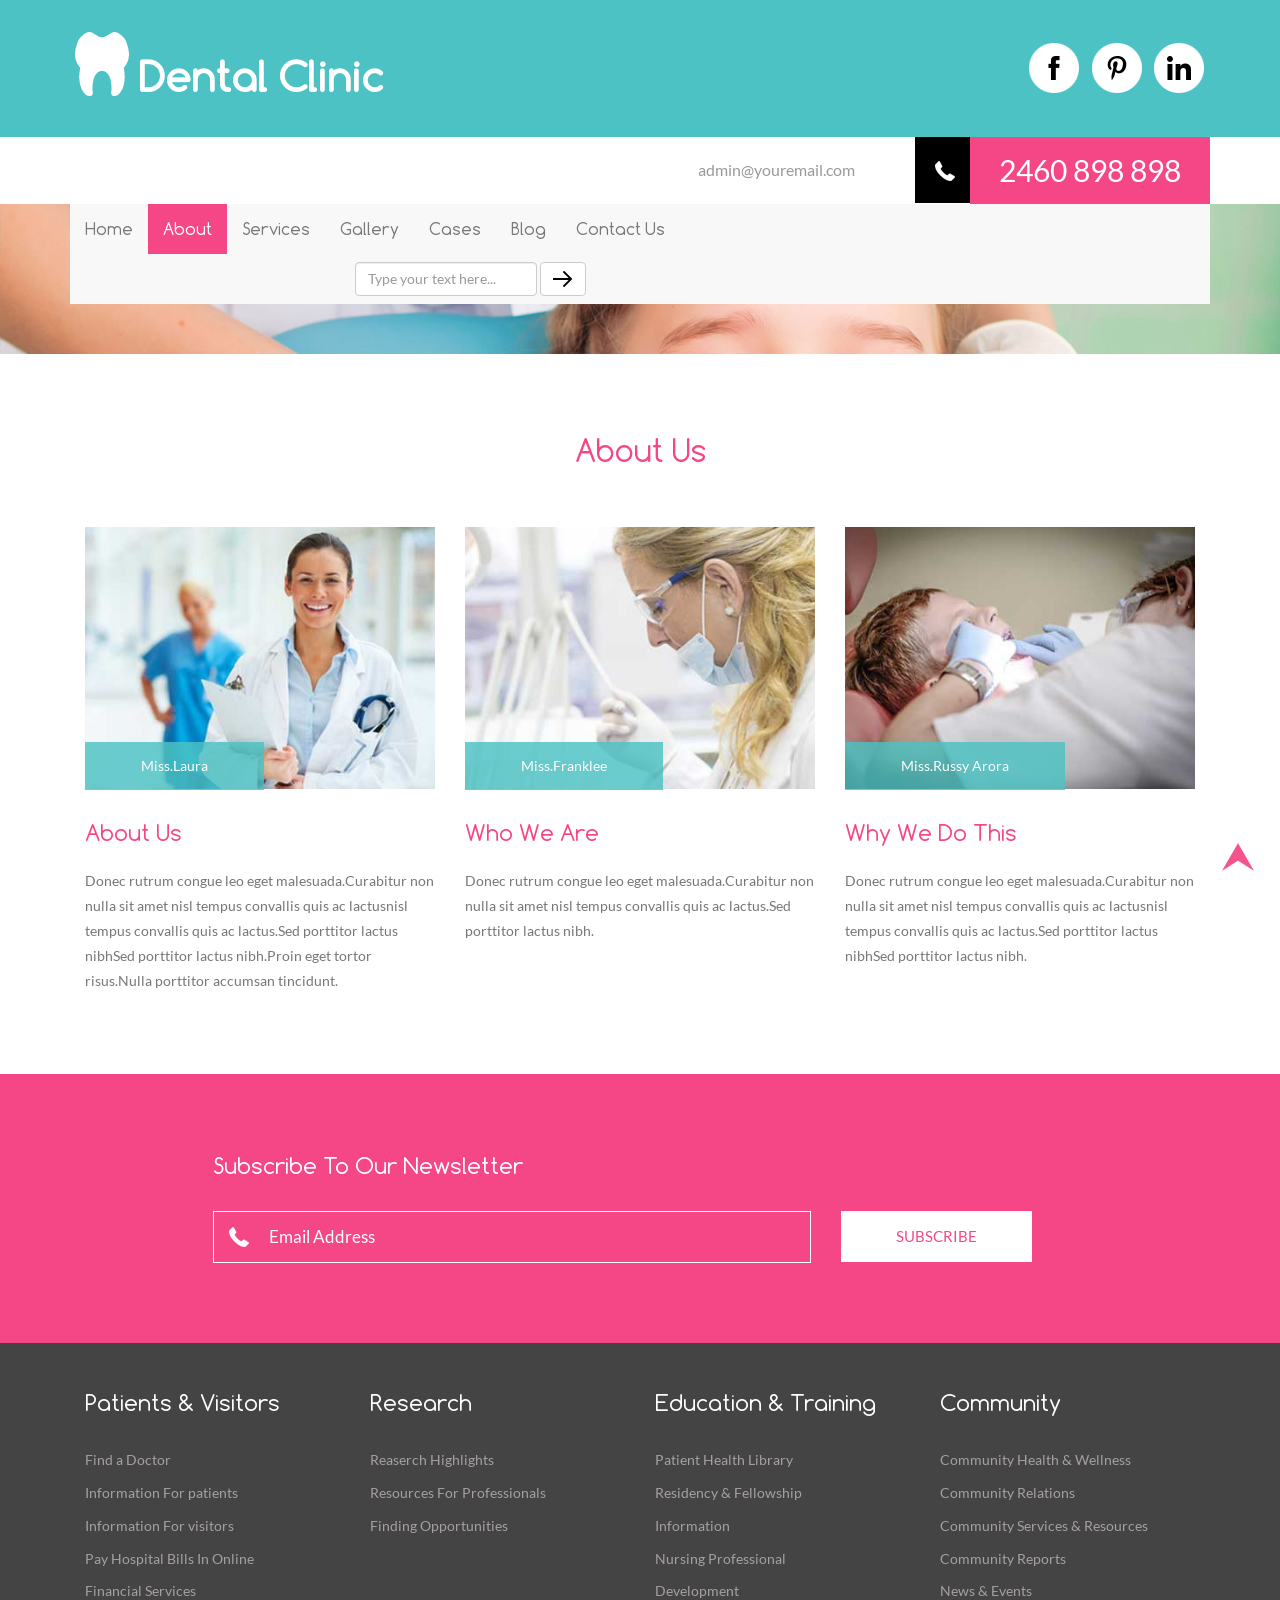
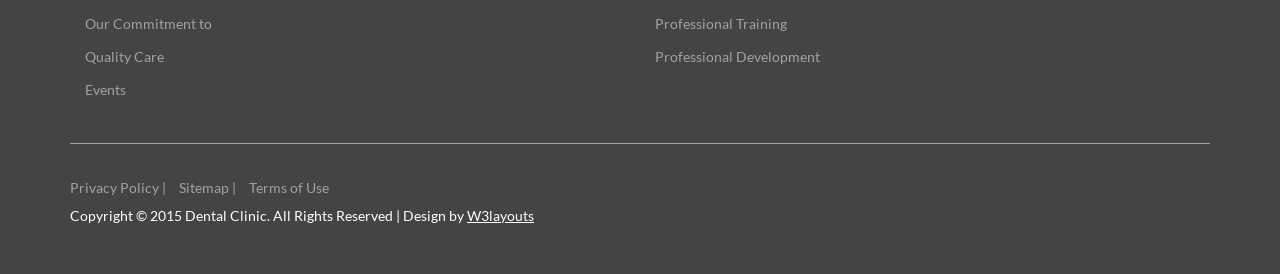
<file: ZavršniRad/Content/about.html>
<!--
Author: W3layouts
Author URL: http://w3layouts.com
License: Creative Commons Attribution 3.0 Unported
License URL: http://creativecommons.org/licenses/by/3.0/
-->
<!DOCTYPE html>
<html>
<head>
<title>Dental Clinic a Medical Hospital Category Flat Bootstarp Resposive Website Template | About :: w3layouts</title>
<!-- for-mobile-apps -->
<meta name="viewport" content="width=device-width, initial-scale=1">
<meta http-equiv="Content-Type" content="text/html; charset=utf-8" />
<meta name="keywords" content="Dental Clinic Responsive web template, Bootstrap Web Templates, Flat Web Templates, Andriod Compatible web template, 
Smartphone Compatible web template, free webdesigns for Nokia, Samsung, LG, SonyErricsson, Motorola web design" />
<script type="application/x-javascript"> addEventListener("load", function() { setTimeout(hideURLbar, 0); }, false);
		function hideURLbar(){ window.scrollTo(0,1); } </script>
<!-- //for-mobile-apps -->
<link href="css/bootstrap.css" rel="stylesheet" type="text/css" media="all" />
<link href="css/style.css" rel="stylesheet" type="text/css" media="all" />
<!-- js -->
<script src="js/jquery-1.11.1.min.js"></script>
<!-- //js -->
<!-- start-smoth-scrolling -->
<script type="text/javascript" src="js/move-top.js"></script>
<script type="text/javascript" src="js/easing.js"></script>
<script type="text/javascript">
	jQuery(document).ready(function($) {
		$(".scroll").click(function(event){		
			event.preventDefault();
			$('html,body').animate({scrollTop:$(this.hash).offset().top},1000);
		});
	});
</script>
<!-- start-smoth-scrolling -->
</head>
	
<body>
<!-- header -->
	<div class="header">
		<div class="container">
			<div class="logo">
				<a href="index.html">Dental Clinic</a>
			</div>
			<div class="header-icons">
				<ul>
					<li><a href="#" class="facebook"> </a></li>
					<li><a href="#" class="twitter"> </a></li>
					<li><a href="#" class="in"> </a></li>
				</ul>
			</div>
			<div class="clearfix"> </div>
		</div>
	</div>
	<div class="header-bottom">
		<div class="container">
			<div class="header-bottom-right">
				<ul>
					<li class="mail"><a href="mailto:info@example.com">admin@youremail.com</a></li>
					<li class="phone"><span> </span></li>
					<li class="num">2460 898 898</li>
				</ul>
			</div>
			<div class="clearfix"> </div>
		</div>
	</div>
<!-- //header -->
<!-- banner1 -->
	<div class="banner1">
		<div class="container">
			<div class="banner-nav">
					<nav class="navbar navbar-default">
						<!-- Brand and toggle get grouped for better mobile display -->
						<div class="navbar-header">
						  <button type="button" class="navbar-toggle collapsed" data-toggle="collapse" data-target="#bs-example-navbar-collapse-1">
							<span class="sr-only">Toggle navigation</span>
							<span class="icon-bar"></span>
							<span class="icon-bar"></span>
							<span class="icon-bar"></span>
						  </button>
						</div>

						<!-- Collect the nav links, forms, and other content for toggling -->
						<div class="collapse navbar-collapse nav-wil" id="bs-example-navbar-collapse-1">
						 <ul class="nav navbar-nav">
							<li><a href="index.html">Home</a></li>
							<li class="active"><a href="about.html">About</a></li>
							<li><a href="services.html">Services</a></li>
							<li><a href="gallery.html">Gallery</a></li>
							<li><a href="cases.html">Cases</a></li>
							<li><a href="blog.html">Blog</a></li>
							<li><a href="contact.html">Contact Us</a></li>
						  </ul>
						   <form class="navbar-form navbar-left" role="search">
							<div class="form-group">
							  <input type="text" class="form-control" placeholder="Type your text here...">
							</div>
							<button type="submit" class="btn btn-default searc" aria-label="Left Align">
								<span> </span>
							</button>
						  </form>
						</div><!-- /.navbar-collapse -->
					</nav>
			</div>
		</div>
	</div>
<!-- //banner1 -->
<!-- about -->
	<div class="about" id="about">
	<div class="container">
		<h3>About Us</h3>
		<div class="about-grids">
			<div class="col-md-4 about-grid">
				<img src="images/3.jpg" alt=" " class="img-responsive" />
				<div class="img-bottom">
					<p>Miss.Laura</p>
				</div>
			</div>
			<div class="col-md-4 about-grid">
				<img src="images/5.jpg" alt=" " class="img-responsive" />
				<div class="img-bottom">
					<p>Miss.Franklee</p>
				</div>
			</div>
			<div class="col-md-4 about-grid">
				<img src="images/7.jpg" alt=" " class="img-responsive" />
				<div class="img-bottom">
					<p>Miss.Russy Arora</p>
				</div>
			</div>
			<div class="clearfix"> </div>
		</div>
		<div class="about-grids-bottom">
			<div class="col-md-4 about-us">
				<h4>About Us</h4>
				<p>Donec rutrum congue leo eget malesuada.Curabitur non nulla sit amet
				nisl tempus convallis quis ac lactusnisl tempus convallis quis ac 
				lactus.Sed porttitor lactus nibhSed porttitor lactus nibh.Proin
					eget tortor risus.Nulla porttitor accumsan tincidunt.</p>
			</div>
			<div class="col-md-4 about-us">
				<h4>Who We Are</h4>
				<p>Donec rutrum congue leo eget malesuada.Curabitur non nulla sit amet
				nisl tempus convallis quis ac lactus.Sed porttitor lactus nibh.</p>
			</div>
			<div class="col-md-4 about-us">
				<h4>Why We Do This</h4>
				<p>Donec rutrum congue leo eget malesuada.Curabitur non nulla sit amet
				nisl tempus convallis quis ac lactusnisl tempus convallis quis ac 
				lactus.Sed porttitor lactus nibhSed porttitor lactus nibh.</p>
			</div>
			<div class="clearfix"> </div>
		</div>
	</div>
	</div>
	<div class="subscribe">
	<div class="container">
		<div class="sub-new">
			<h4>Subscribe To Our Newsletter</h4>
			<form>
				<input type="text" value="Email Address" onfocus="this.value = '';" onblur="if (this.value == '') {this.value = 'Email Address';}" required="">
				<input type="submit" value="SUBSCRIBE">
				<div class="clearfix"> </div>
			</form>
		</div>
	</div>
	</div>
<!-- //about -->
<!-- footer -->
	<div class="footer">
		<div class="container">
			<div class="footer-grids">
				<div class="col-md-3 footer-grid">
					<h3>patients & Visitors</h3>
					<ul>
						<li><a href="#">Find a Doctor</a></li>
						<li><a href="#">Information For patients</a></li>
						<li><a href="#">Information For visitors</a></li>
						<li><a href="#">Pay Hospital Bills In Online</a></li>
						<li><a href="#">Financial Services</a></li>
						<li><a href="#">Our Commitment to</a></li>
						<li><a href="#">Quality Care</a></li>
						<li><a href="#">Events</a></li>
					</ul>
				</div>
				<div class="col-md-3 footer-grid">
					<h3>research</h3>
					<ul>
						<li><a href="#">Reaserch Highlights</a></li>
						<li><a href="#">Resources For Professionals</a></li>
						<li><a href="#">Finding Opportunities</a></li>
					</ul>
				</div>
				<div class="col-md-3 footer-grid">
					<h3>education & Training</h3>
					<ul>
						<li><a href="#">Patient Health Library</a></li>
						<li><a href="#">Residency & Fellowship</a></li>
						<li><a href="#">Information</a></li>
						<li><a href="#">Nursing Professional</a></li>
						<li><a href="#">Development</a></li>
						<li><a href="#">Professional Training</a></li>
						<li><a href="#">Professional Development</a></li>
					</ul>
				</div>
				<div class="col-md-3 footer-grid">
					<h3>community</h3>
					<ul>
						<li><a href="#">Community Health & Wellness</a></li>
						<li><a href="#">Community Relations</a></li>
						<li><a href="#">Community Services & Resources</a></li>
						<li><a href="#">Community Reports</a></li>
						<li><a href="#">News & Events</a></li>
					</ul>
				</div>
				<div class="clearfix"> </div>
			</div>
			<div class="footer-grds">
				<ul>
					<li><a href="#">Privacy Policy |</a></li>
					<li><a href="contact.html">Sitemap |</a></li>
					<li><a href="#">Terms of Use</a></li>
				</ul>
				<p>Copyright © 2015 Dental Clinic. All Rights Reserved | Design by <a href="http://w3layouts.com/">W3layouts</a></p>
			</div>
		</div>
	</div>
<!-- //footer -->
<!-- here stars scrolling icon -->
	<script type="text/javascript">
									$(document).ready(function() {
										/*
										var defaults = {
								  			containerID: 'toTop', // fading element id
											containerHoverID: 'toTopHover', // fading element hover id
											scrollSpeed: 1200,
											easingType: 'linear' 
								 		};
										*/
										
										$().UItoTop({ easingType: 'easeOutQuart' });
										
									});
	</script>
<!-- //here ends scrolling icon -->
<!-- for bootstrap working -->
		<script src="js/bootstrap.js"> </script>
<!-- //for bootstrap working -->
</body>
</html>
</file>
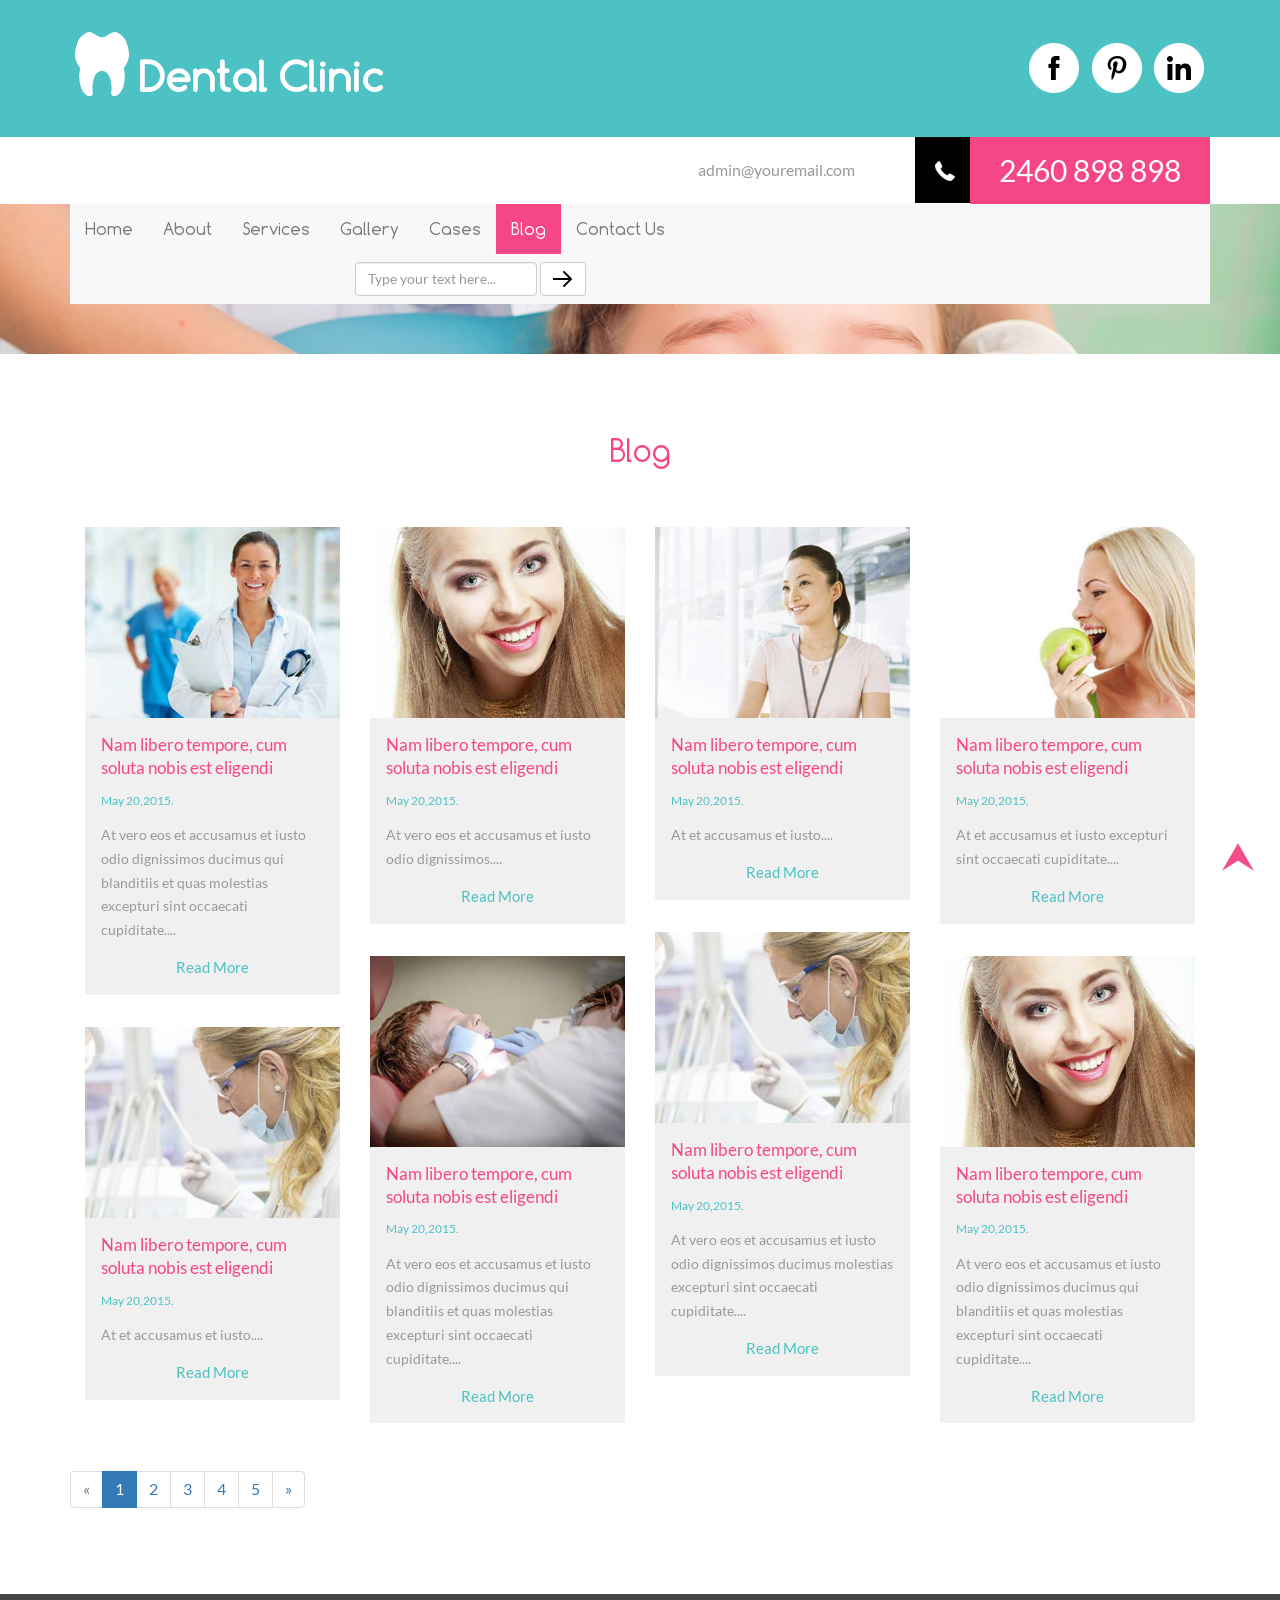
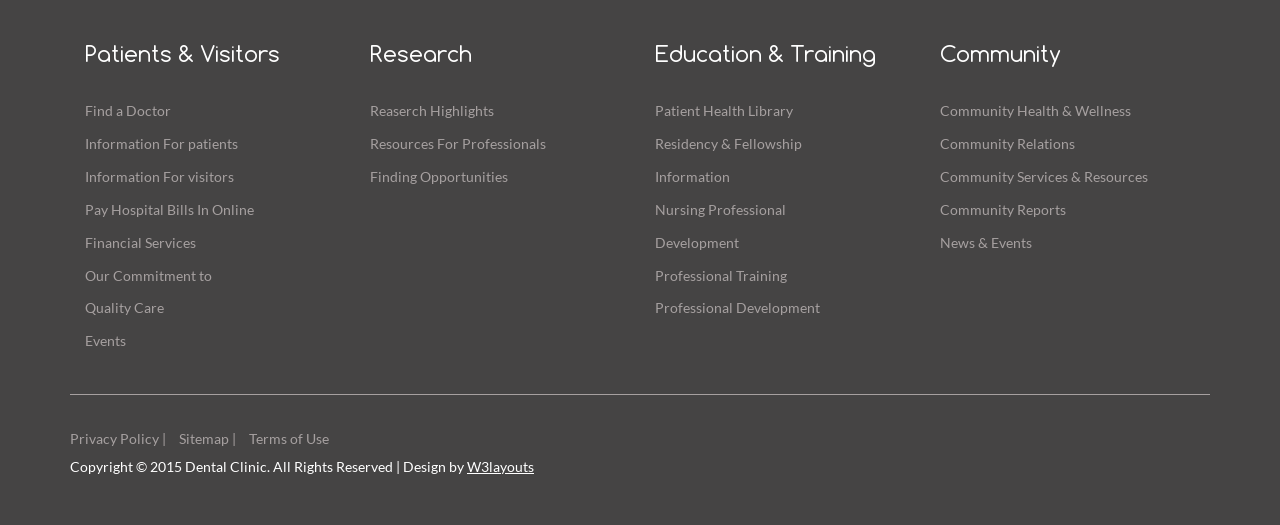
<file: ZavršniRad/Content/blog.html>
<!--
Author: W3layouts
Author URL: http://w3layouts.com
License: Creative Commons Attribution 3.0 Unported
License URL: http://creativecommons.org/licenses/by/3.0/
-->
<!DOCTYPE html>
<html>
<head>
<title>Dental Clinic a Medical Hospital Category Flat Bootstarp Resposive Website Template | Blog :: w3layouts</title>
<!-- for-mobile-apps -->
<meta name="viewport" content="width=device-width, initial-scale=1">
<meta http-equiv="Content-Type" content="text/html; charset=utf-8" />
<meta name="keywords" content="Dental Clinic Responsive web template, Bootstrap Web Templates, Flat Web Templates, Andriod Compatible web template, 
Smartphone Compatible web template, free webdesigns for Nokia, Samsung, LG, SonyErricsson, Motorola web design" />
<script type="application/x-javascript"> addEventListener("load", function() { setTimeout(hideURLbar, 0); }, false);
		function hideURLbar(){ window.scrollTo(0,1); } </script>
<!-- //for-mobile-apps -->
<link href="css/bootstrap.css" rel="stylesheet" type="text/css" media="all" />
<link href="css/style.css" rel="stylesheet" type="text/css" media="all" />
<!-- js -->
<script src="js/jquery-1.11.1.min.js"></script>
<!-- //js -->
<!-- start-smoth-scrolling -->
<script type="text/javascript" src="js/move-top.js"></script>
<script type="text/javascript" src="js/easing.js"></script>
<script type="text/javascript">
	jQuery(document).ready(function($) {
		$(".scroll").click(function(event){		
			event.preventDefault();
			$('html,body').animate({scrollTop:$(this.hash).offset().top},1000);
		});
	});
</script>
<!-- start-smoth-scrolling -->
</head>
	
<body>
<!-- header -->
	<div class="header">
		<div class="container">
			<div class="logo">
				<a href="index.html">Dental Clinic</a>
			</div>
			<div class="header-icons">
				<ul>
					<li><a href="#" class="facebook"> </a></li>
					<li><a href="#" class="twitter"> </a></li>
					<li><a href="#" class="in"> </a></li>
				</ul>
			</div>
			<div class="clearfix"> </div>
		</div>
	</div>
	<div class="header-bottom">
		<div class="container">
			<div class="header-bottom-right">
				<ul>
					<li class="mail"><a href="mailto:info@example.com">admin@youremail.com</a></li>
					<li class="phone"><span> </span></li>
					<li class="num">2460 898 898</li>
				</ul>
			</div>
			<div class="clearfix"> </div>
		</div>
	</div>
<!-- //header -->
<!-- banner1 -->
	<div class="banner1">
		<div class="container">
			<div class="banner-nav">
					<nav class="navbar navbar-default">
						<!-- Brand and toggle get grouped for better mobile display -->
						<div class="navbar-header">
						  <button type="button" class="navbar-toggle collapsed" data-toggle="collapse" data-target="#bs-example-navbar-collapse-1">
							<span class="sr-only">Toggle navigation</span>
							<span class="icon-bar"></span>
							<span class="icon-bar"></span>
							<span class="icon-bar"></span>
						  </button>
						</div>

						<!-- Collect the nav links, forms, and other content for toggling -->
						<div class="collapse navbar-collapse nav-wil" id="bs-example-navbar-collapse-1">
						 <ul class="nav navbar-nav">
							<li><a href="index.html">Home</a></li>
							<li><a href="about.html">About</a></li>
							<li><a href="services.html">Services</a></li>
							<li><a href="gallery.html">Gallery</a></li>
							<li><a href="cases.html">Cases</a></li>
							<li class="active"><a href="blog.html">Blog</a></li>
							<li><a href="contact.html">Contact Us</a></li>
						  </ul>
						   <form class="navbar-form navbar-left" role="search">
							<div class="form-group">
							  <input type="text" class="form-control" placeholder="Type your text here...">
							</div>
							<button type="submit" class="btn btn-default searc" aria-label="Left Align">
								<span> </span>
							</button>
						  </form>
						</div><!-- /.navbar-collapse -->
					</nav>
			</div>
		</div>
	</div>
<!-- //banner1 -->
<!-- blog -->
	<div class="blog">
	<div class="container">
		<h3>Blog</h3>
		<div class="blog-grids">
			<div class="col-md-3 blog-grid">
				<div class="blog-grid1">
					<a href="single.html"><img src="images/3.jpg" alt=" " class="img-responsive" /></a>
					<div class="blog-grid1-info">
						<div class="soluta">
							<a href="single.html">Nam libero tempore, cum soluta nobis est eligendi</a> 
								<span>May 20,2015.</span>
						</div>
						<p>At vero eos et accusamus et iusto odio dignissimos ducimus qui 
						blanditiis et quas molestias excepturi sint occaecati cupiditate....</p>
						<div class="red-mre">
							<a href="single.html">Read More</a> 
						</div>
					</div>
				</div>
				<div class="blog-grid1">
					<a href="single.html"><img src="images/5.jpg" alt=" " class="img-responsive" /></a>
					<div class="blog-grid1-info">
						<div class="soluta">
							<a href="single.html">Nam libero tempore, cum soluta nobis est eligendi</a>
							<span>May 20,2015.</span>
						</div>
						<p>At et accusamus et iusto....</p>
						<div class="red-mre">
							<a href="single.html">Read More</a> 
						</div>
					</div>
				</div>
			</div>
			<div class="col-md-3 blog-grid">
				<div class="blog-grid1">
					<a href="single.html"><img src="images/6.jpg" alt=" " class="img-responsive" /></a>
					<div class="blog-grid1-info">
						<div class="soluta">
							<a href="single.html">Nam libero tempore, cum soluta nobis est eligendi</a>
							<span>May 20,2015.</span>
						</div>
						<p>At vero eos et accusamus et iusto odio dignissimos....</p>
						<div class="red-mre">
							<a href="single.html">Read More</a> 
						</div>
					</div>
				</div>
				<div class="blog-grid1">
					<a href="single.html"><img src="images/7.jpg" alt=" " class="img-responsive" /></a>
					<div class="blog-grid1-info">
						<div class="soluta">
							<a href="single.html">Nam libero tempore, cum soluta nobis est eligendi</a>
							<span>May 20,2015.</span>
						</div>
						<p>At vero eos et accusamus et iusto odio dignissimos ducimus qui 
						blanditiis et quas molestias excepturi sint occaecati cupiditate....</p>
						<div class="red-mre">
							<a href="single.html">Read More</a> 
						</div>
					</div>
				</div>
			</div>
			<div class="col-md-3 blog-grid">
				<div class="blog-grid1">
					<a href="single.html"><img src="images/10-.jpg" alt=" " class="img-responsive" /></a>
					<div class="blog-grid1-info">
						<div class="soluta">
							<a href="single.html">Nam libero tempore, cum soluta nobis est eligendi</a> 
							<span>May 20,2015.</span>
						</div>
						<p>At et accusamus et iusto....</p>
						<div class="red-mre">
							<a href="single.html">Read More</a> 
						</div>
					</div>
				</div>
				<div class="blog-grid1">
					<a href="single.html"><img src="images/5.jpg" alt=" " class="img-responsive" /></a>
					<div class="blog-grid1-info">
						<div class="soluta">
							<a href="single.html">Nam libero tempore, cum soluta nobis est eligendi</a> 
							<span>May 20,2015.</span>
						</div>
						<p>At vero eos et accusamus et iusto odio dignissimos ducimus
						molestias excepturi sint occaecati cupiditate....</p>
						<div class="red-mre">
							<a href="single.html">Read More</a> 
						</div>
					</div>
				</div>
			</div>
			<div class="col-md-3 blog-grid">
				<div class="blog-grid1">
					<a href="single.html"><img src="images/4.jpg" alt=" " class="img-responsive" /></a>
					<div class="blog-grid1-info">
						<div class="soluta">
							<a href="single.html">Nam libero tempore, cum soluta nobis est eligendi</a>
							<span>May 20,2015.</span>
						</div>
						<p>At et accusamus et iusto excepturi sint occaecati cupiditate....</p>
						<div class="red-mre">
							<a href="single.html">Read More</a> 
						</div>
					</div>
				</div>
				<div class="blog-grid1">
					<a href="single.html"><img src="images/6.jpg" alt=" " class="img-responsive" /></a>
					<div class="blog-grid1-info">
						<div class="soluta">
							<a href="single.html">Nam libero tempore, cum soluta nobis est eligendi</a> 
							<span>May 20,2015.</span>
						</div>
						<p>At vero eos et accusamus et iusto odio dignissimos ducimus qui 
						blanditiis et quas molestias excepturi sint occaecati cupiditate....</p>
						<div class="red-mre">
							<a href="single.html">Read More</a> 
						</div>
					</div>
				</div>
			</div>
			<div class="clearfix"> </div>
		</div>
		<nav>
		  <ul class="pagination sint">
			<li class="disabled"><a href="#" aria-label="Previous"><span aria-hidden="true">&laquo;</span></a></li>
			<li class="active"><a href="#">1 <span class="sr-only">(current)</span></a></li>
			<li><a href="#">2 <span class="sr-only">(current)</span></a></li>
			<li><a href="#">3 <span class="sr-only">(current)</span></a></li>
			<li><a href="#">4 <span class="sr-only">(current)</span></a></li>
			<li><a href="#">5 <span class="sr-only">(current)</span></a></li>
			<li class="abled"><a href="#" aria-label="Next"><span aria-hidden="true">»</span></a></li>
		  </ul>
		</nav>
	</div>
	</div>
	</div>
<!-- //blog -->
<!-- footer -->
	<div class="footer">
		<div class="container">
			<div class="footer-grids">
				<div class="col-md-3 footer-grid">
					<h3>patients & Visitors</h3>
					<ul>
						<li><a href="#">Find a Doctor</a></li>
						<li><a href="#">Information For patients</a></li>
						<li><a href="#">Information For visitors</a></li>
						<li><a href="#">Pay Hospital Bills In Online</a></li>
						<li><a href="#">Financial Services</a></li>
						<li><a href="#">Our Commitment to</a></li>
						<li><a href="#">Quality Care</a></li>
						<li><a href="#">Events</a></li>
					</ul>
				</div>
				<div class="col-md-3 footer-grid">
					<h3>research</h3>
					<ul>
						<li><a href="#">Reaserch Highlights</a></li>
						<li><a href="#">Resources For Professionals</a></li>
						<li><a href="#">Finding Opportunities</a></li>
					</ul>
				</div>
				<div class="col-md-3 footer-grid">
					<h3>education & Training</h3>
					<ul>
						<li><a href="#">Patient Health Library</a></li>
						<li><a href="#">Residency & Fellowship</a></li>
						<li><a href="#">Information</a></li>
						<li><a href="#">Nursing Professional</a></li>
						<li><a href="#">Development</a></li>
						<li><a href="#">Professional Training</a></li>
						<li><a href="#">Professional Development</a></li>
					</ul>
				</div>
				<div class="col-md-3 footer-grid">
					<h3>community</h3>
					<ul>
						<li><a href="#">Community Health & Wellness</a></li>
						<li><a href="#">Community Relations</a></li>
						<li><a href="#">Community Services & Resources</a></li>
						<li><a href="#">Community Reports</a></li>
						<li><a href="#">News & Events</a></li>
					</ul>
				</div>
				<div class="clearfix"> </div>
			</div>
			<div class="footer-grds">
				<ul>
					<li><a href="#">Privacy Policy |</a></li>
					<li><a href="contact.html">Sitemap |</a></li>
					<li><a href="#">Terms of Use</a></li>
				</ul>
				<p>Copyright © 2015 Dental Clinic. All Rights Reserved | Design by <a href="http://w3layouts.com/">W3layouts</a></p>
			</div>
		</div>
	</div>
<!-- //footer -->
<!-- here stars scrolling icon -->
	<script type="text/javascript">
									$(document).ready(function() {
										/*
										var defaults = {
								  			containerID: 'toTop', // fading element id
											containerHoverID: 'toTopHover', // fading element hover id
											scrollSpeed: 1200,
											easingType: 'linear' 
								 		};
										*/
										
										$().UItoTop({ easingType: 'easeOutQuart' });
										
									});
	</script>
<!-- //here ends scrolling icon -->
<!-- for bootstrap working -->
		<script src="js/bootstrap.js"> </script>
<!-- //for bootstrap working -->
</body>
</html>
</file>
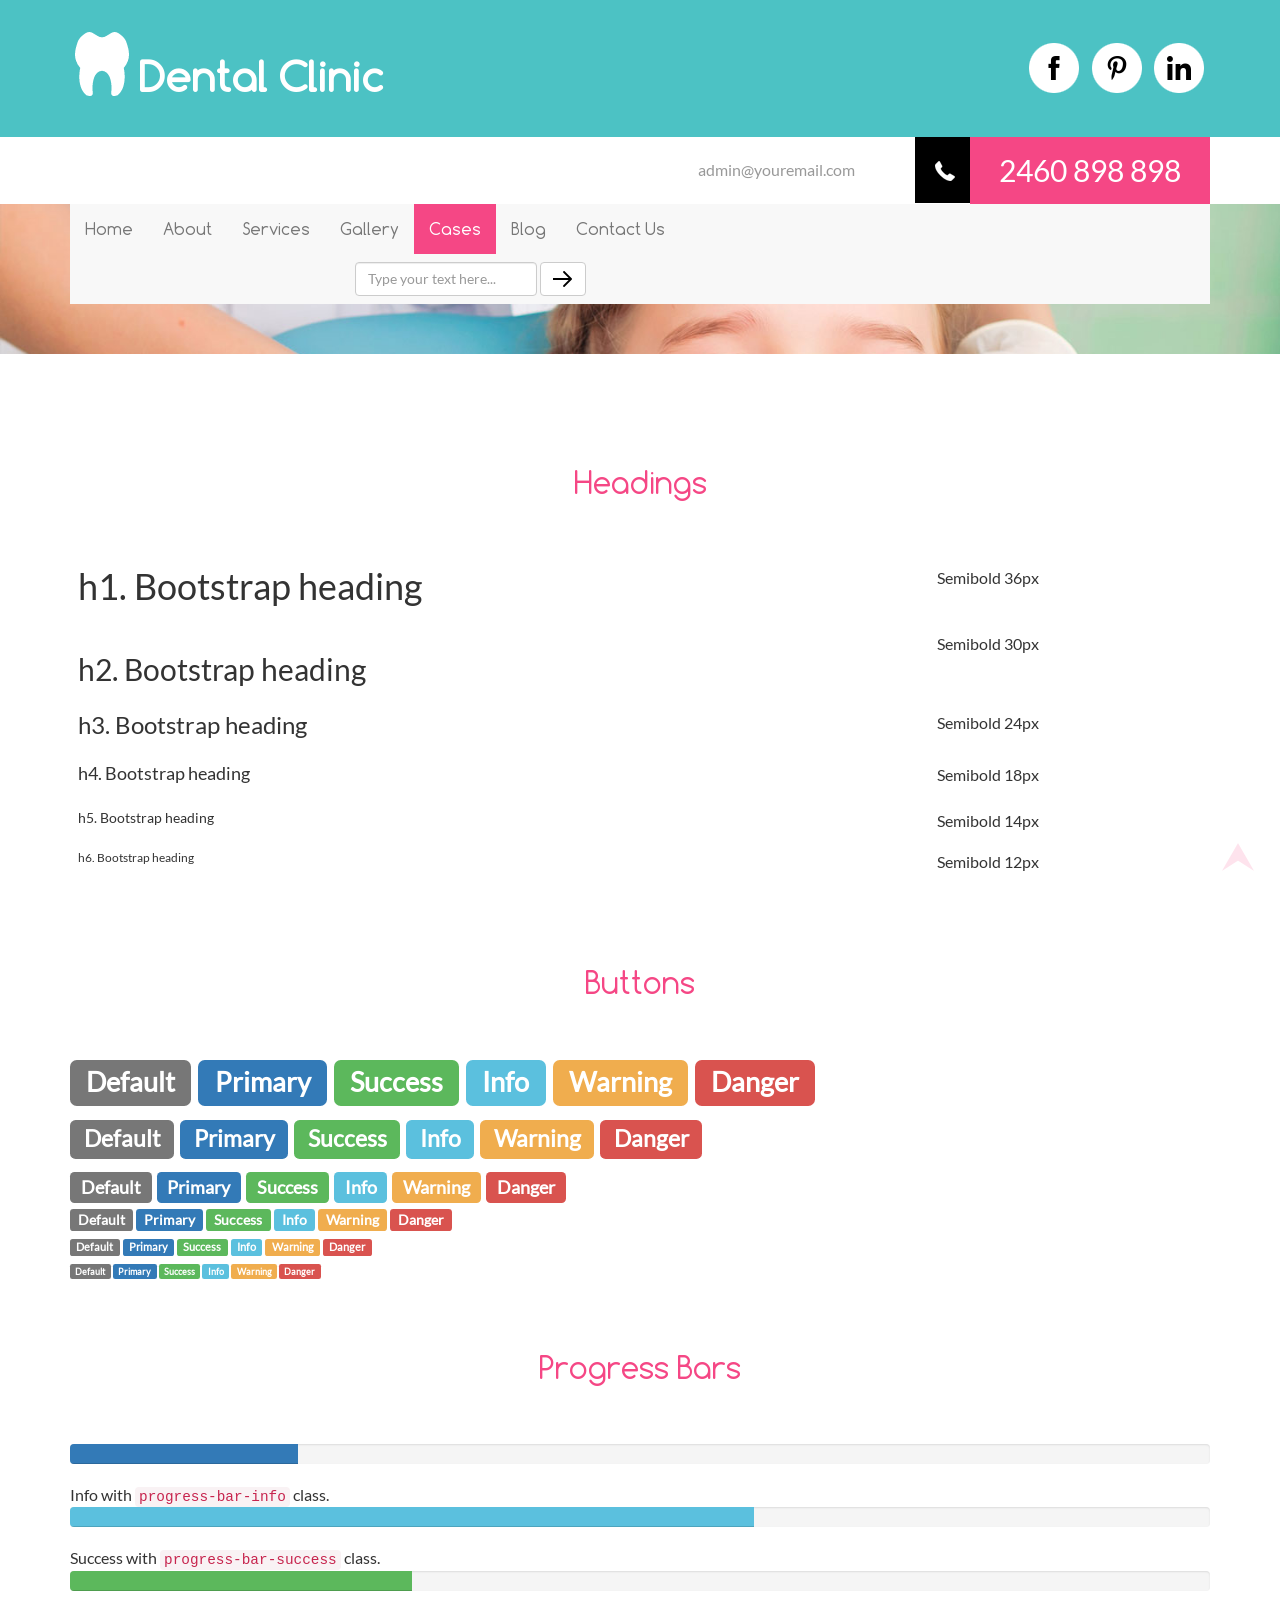
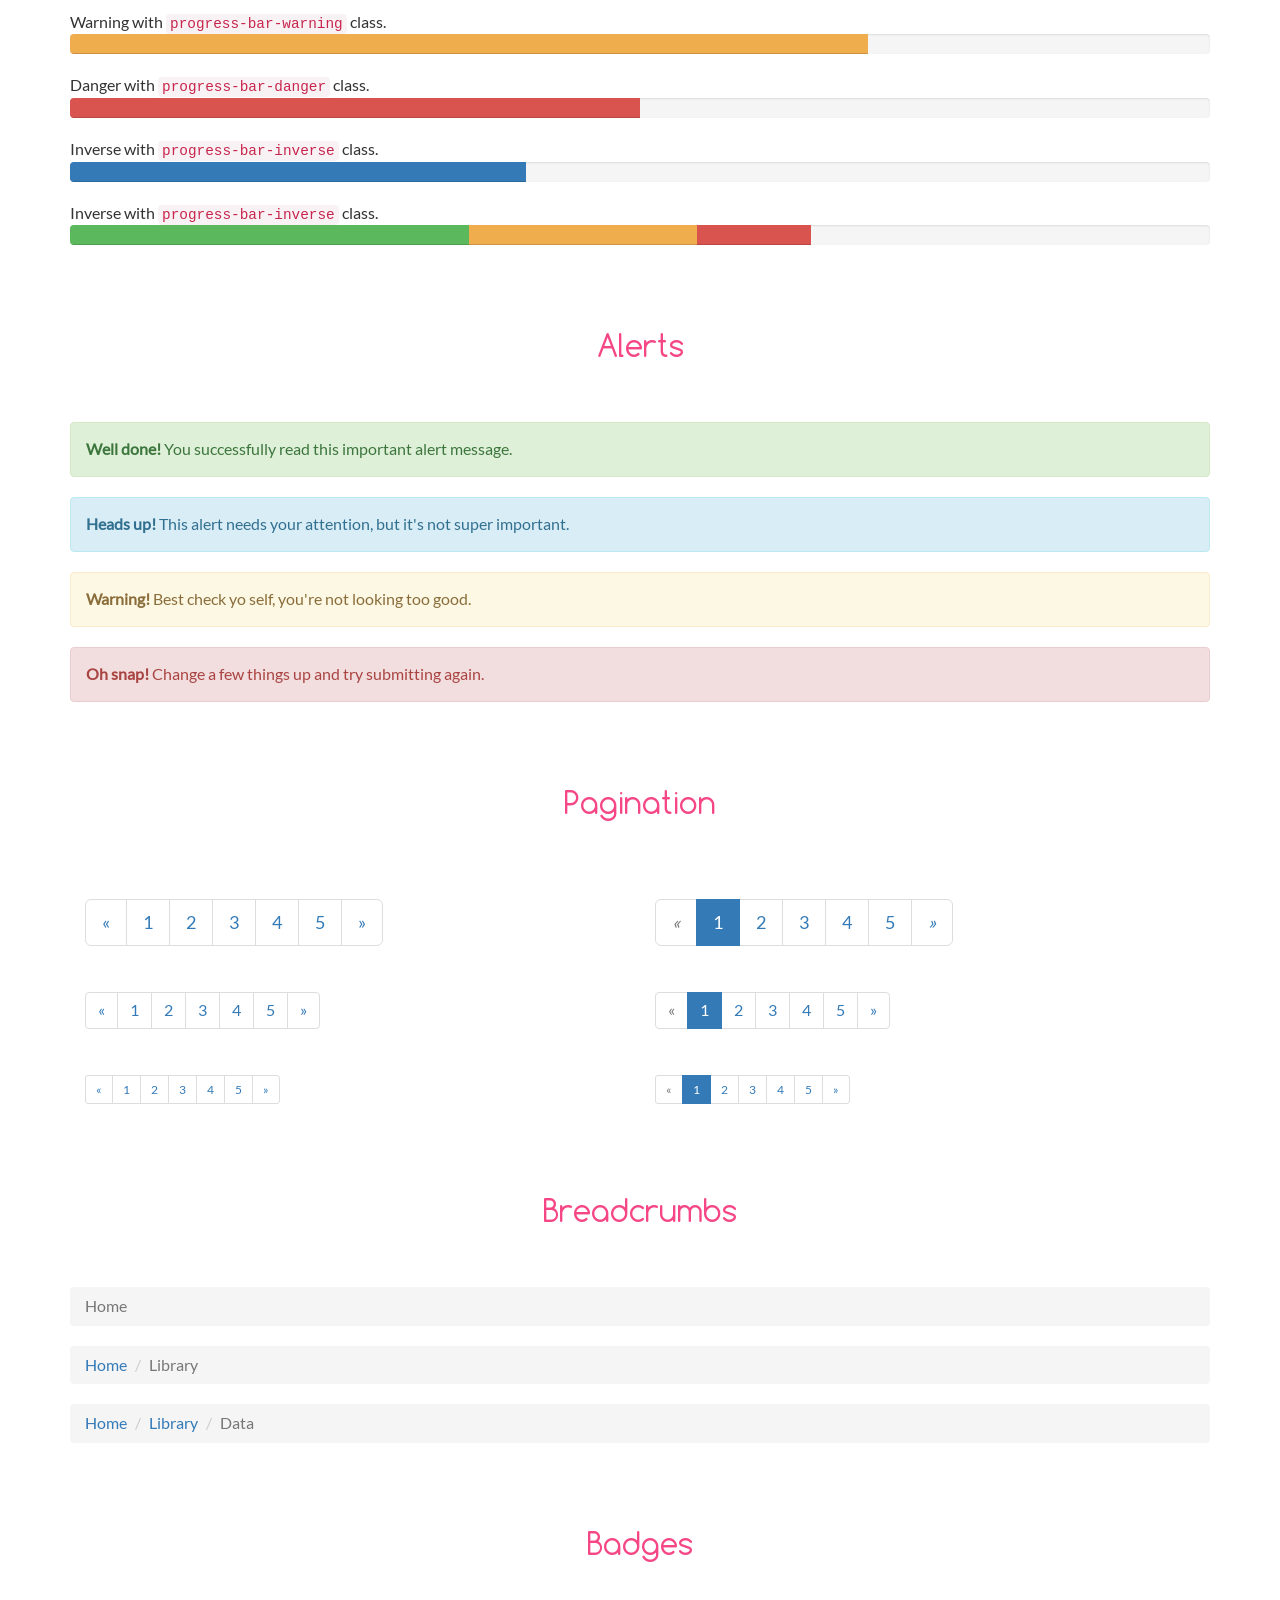
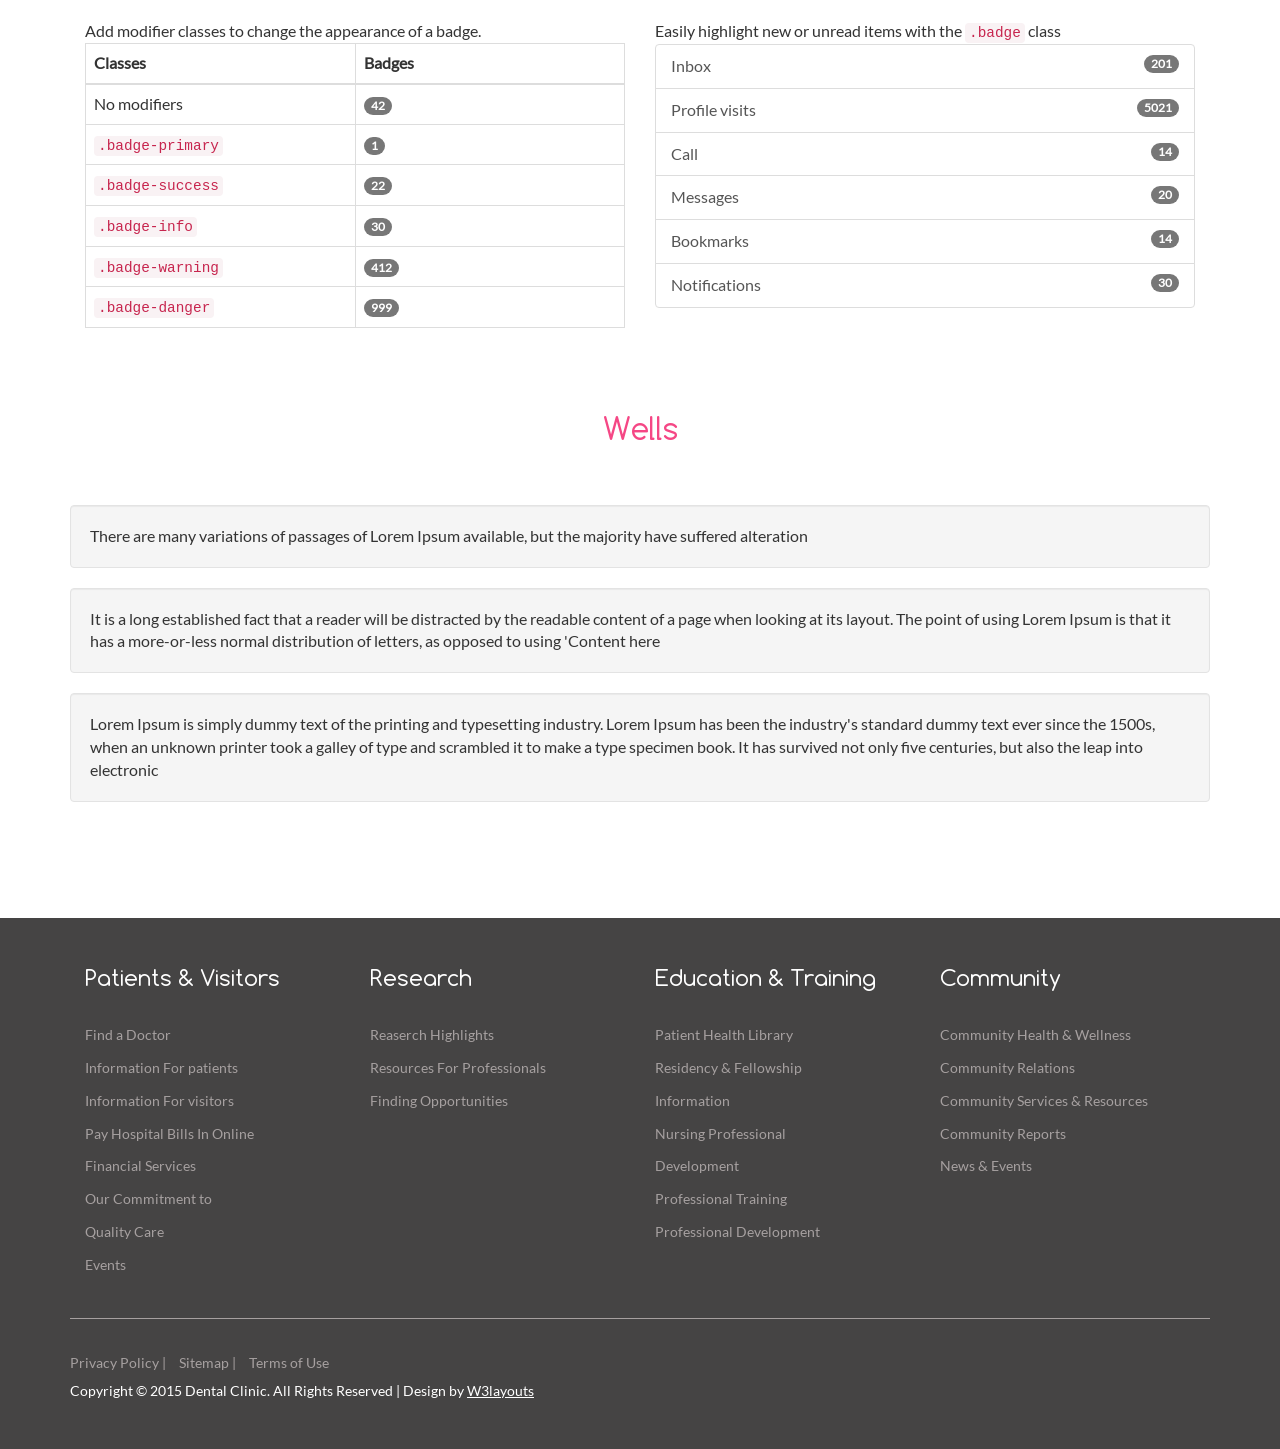
<file: ZavršniRad/Content/cases.html>
<!--
Author: W3layouts
Author URL: http://w3layouts.com
License: Creative Commons Attribution 3.0 Unported
License URL: http://creativecommons.org/licenses/by/3.0/
-->
<!DOCTYPE html>
<html>
<head>
<title>Dental Clinic a Medical Hospital Category Flat Bootstarp Resposive Website Template | Cases :: w3layouts</title>
<!-- for-mobile-apps -->
<meta name="viewport" content="width=device-width, initial-scale=1">
<meta http-equiv="Content-Type" content="text/html; charset=utf-8" />
<meta name="keywords" content="Dental Clinic Responsive web template, Bootstrap Web Templates, Flat Web Templates, Andriod Compatible web template, 
Smartphone Compatible web template, free webdesigns for Nokia, Samsung, LG, SonyErricsson, Motorola web design" />
<script type="application/x-javascript"> addEventListener("load", function() { setTimeout(hideURLbar, 0); }, false);
		function hideURLbar(){ window.scrollTo(0,1); } </script>
<!-- //for-mobile-apps -->
<link href="css/bootstrap.css" rel="stylesheet" type="text/css" media="all" />
<link href="css/style.css" rel="stylesheet" type="text/css" media="all" />
<!-- js -->
<script src="js/jquery-1.11.1.min.js"></script>
<!-- //js -->
<!-- start-smoth-scrolling -->
<script type="text/javascript" src="js/move-top.js"></script>
<script type="text/javascript" src="js/easing.js"></script>
<script type="text/javascript">
	jQuery(document).ready(function($) {
		$(".scroll").click(function(event){		
			event.preventDefault();
			$('html,body').animate({scrollTop:$(this.hash).offset().top},1000);
		});
	});
</script>
<!-- start-smoth-scrolling -->
</head>
	
<body>
<!-- header -->
	<div class="header">
		<div class="container">
			<div class="logo">
				<a href="index.html">Dental Clinic</a>
			</div>
			<div class="header-icons">
				<ul>
					<li><a href="#" class="facebook"> </a></li>
					<li><a href="#" class="twitter"> </a></li>
					<li><a href="#" class="in"> </a></li>
				</ul>
			</div>
			<div class="clearfix"> </div>
		</div>
	</div>
	<div class="header-bottom">
		<div class="container">
			<div class="header-bottom-right">
				<ul>
					<li class="mail"><a href="mailto:info@example.com">admin@youremail.com</a></li>
					<li class="phone"><span> </span></li>
					<li class="num">2460 898 898</li>
				</ul>
			</div>
			<div class="clearfix"> </div>
		</div>
	</div>
<!-- //header -->
<!-- banner1 -->
	<div class="banner1">
		<div class="container">
			<div class="banner-nav">
					<nav class="navbar navbar-default">
						<!-- Brand and toggle get grouped for better mobile display -->
						<div class="navbar-header">
						  <button type="button" class="navbar-toggle collapsed" data-toggle="collapse" data-target="#bs-example-navbar-collapse-1">
							<span class="sr-only">Toggle navigation</span>
							<span class="icon-bar"></span>
							<span class="icon-bar"></span>
							<span class="icon-bar"></span>
						  </button>
						</div>

						<!-- Collect the nav links, forms, and other content for toggling -->
						<div class="collapse navbar-collapse nav-wil" id="bs-example-navbar-collapse-1">
						 <ul class="nav navbar-nav">
							<li><a href="index.html">Home</a></li>
							<li><a href="about.html">About</a></li>
							<li><a href="services.html">Services</a></li>
							<li><a href="gallery.html">Gallery</a></li>
							<li class="active"><a href="cases.html">Cases</a></li>
							<li><a href="blog.html">Blog</a></li>
							<li><a href="contact.html">Contact Us</a></li>
						  </ul>
						   <form class="navbar-form navbar-left" role="search">
							<div class="form-group">
							  <input type="text" class="form-control" placeholder="Type your text here...">
							</div>
							<button type="submit" class="btn btn-default searc" aria-label="Left Align">
								<span> </span>
							</button>
						  </form>
						</div><!-- /.navbar-collapse -->
					</nav>
			</div>
		</div>
	</div>
<!-- //banner1 -->
<!-- cases -->
	<div class="cases">
		<div class="container">
			<div class="headdings">
				<h3 class="ghj">Headings</h3>
					<div class="bs-example">
						<table class="table">
						  <tbody>
							<tr>
							  <td><h1 id="h1.-bootstrap-heading">h1. Bootstrap heading<a class="anchorjs-link" href="#h1.-bootstrap-heading"><span class="anchorjs-icon"></span></a></h1></td>
							  <td class="type-info">Semibold 36px</td>
							</tr>
							<tr>
							  <td><h2 id="h2.-bootstrap-heading">h2. Bootstrap heading<a class="anchorjs-link" href="#h2.-bootstrap-heading"><span class="anchorjs-icon"></span></a></h2></td>
							  <td class="type-info">Semibold 30px</td>
							</tr>
							<tr>
							  <td><h3 id="h3.-bootstrap-heading">h3. Bootstrap heading<a class="anchorjs-link" href="#h3.-bootstrap-heading"><span class="anchorjs-icon"></span></a></h3></td>
							  <td class="type-info">Semibold 24px</td>
							</tr>
							<tr>
							  <td><h4 id="h4.-bootstrap-heading">h4. Bootstrap heading<a class="anchorjs-link" href="#h4.-bootstrap-heading"><span class="anchorjs-icon"></span></a></h4></td>
							  <td class="type-info">Semibold 18px</td>
							</tr>
							<tr>
							  <td><h5 id="h5.-bootstrap-heading">h5. Bootstrap heading<a class="anchorjs-link" href="#h5.-bootstrap-heading"><span class="anchorjs-icon"></span></a></h5></td>
							  <td class="type-info">Semibold 14px</td>
							</tr>
							<tr>
							  <td><h6>h6. Bootstrap heading</h6></td>
							  <td class="type-info">Semibold 12px</td>
							</tr>
						  </tbody>
						</table>
					</div>
			</div>
			<div class="Buttons">
				<h3 class="ghj">Buttons</h3>
				  <h1>
					<a href="#"><span class="label label-default">Default</span></a>
					<a href="#"><span class="label label-primary">Primary</span></a>
					<a href="#"><span class="label label-success">Success</span></a>
					<a href="#"><span class="label label-info">Info</span></a>
					<a href="#"><span class="label label-warning">Warning</span></a>
					<a href="#"><span class="label label-danger">Danger</span></a>
				  </h1>
				  <h2>
					<a href="#"><span class="label label-default">Default</span></a>
					<a href="#"><span class="label label-primary">Primary</span></a>
					<a href="#"><span class="label label-success">Success</span></a>
					<a href="#"><span class="label label-info">Info</span></a>
					<a href="#"><span class="label label-warning">Warning</span></a>
					<a href="#"><span class="label label-danger">Danger</span></a>
				  </h2>
				  <h3>
					<a href="#"><span class="label label-default">Default</span></a>
					<a href="#"><span class="label label-primary">Primary</span></a>
					<a href="#"><span class="label label-success">Success</span></a>
					<a href="#"><span class="label label-info">Info</span></a>
					<a href="#"><span class="label label-warning">Warning</span></a>
					<a href="#"><span class="label label-danger">Danger</span></a>
				  </h3>
				  <h4>
					<a href="#"><span class="label label-default">Default</span></a>
					<a href="#"><span class="label label-primary">Primary</span></a>
					<a href="#"><span class="label label-success">Success</span></a>
					<a href="#"><span class="label label-info">Info</span></a>
					<a href="#"><span class="label label-warning">Warning</span></a>
					<a href="#"><span class="label label-danger">Danger</span></a>
				  </h4>
				  <h5>
					<a href="#"><span class="label label-default">Default</span></a>
					<a href="#"><span class="label label-primary">Primary</span></a>
					<a href="#"><span class="label label-success">Success</span></a>
					<a href="#"><span class="label label-info">Info</span></a>
					<a href="#"><span class="label label-warning">Warning</span></a>
					<a href="#"><span class="label label-danger">Danger</span></a>
				  </h5>
				  <h6>
					<a href="#"><span class="label label-default">Default</span></a>
					<a href="#"><span class="label label-primary">Primary</span></a>
					<a href="#"><span class="label label-success">Success</span></a>
					<a href="#"><span class="label label-info">Info</span></a>
					<a href="#"><span class="label label-warning">Warning</span></a>
					<a href="#"><span class="label label-danger">Danger</span></a>
				  </h6>
		    </div>
		    <div class="progress-bars">
			 <h3 class="ghj">Progress Bars</h3>
				 <div class="tab-content">
					  <div class="tab-pane active" id="domprogress">
						  <div class="progress">    
							<div class="progress-bar progress-bar-primary" style="width: 20%"></div>
						  </div>
						  <p>Info with <code>progress-bar-info</code> class.</p>
						  <div class="progress">    
							<div class="progress-bar progress-bar-info" style="width: 60%"></div>
						  </div>
						  <p>Success with <code>progress-bar-success</code> class.</p>
						  <div class="progress">
							<div class="progress-bar progress-bar-success" style="width: 30%"></div>
						  </div>
						  <p>Warning with <code>progress-bar-warning</code> class.</p>
						  <div class="progress">
							<div class="progress-bar progress-bar-warning" style="width: 70%"></div>
						  </div>
						  <p>Danger with <code>progress-bar-danger</code> class.</p>
						  <div class="progress">
							<div class="progress-bar progress-bar-danger" style="width: 50%"></div>
						  </div>
						  <p>Inverse with <code>progress-bar-inverse</code> class.</p>
						  <div class="progress">
							<div class="progress-bar progress-bar-inverse" style="width: 40%"></div>
						  </div>
						   <p>Inverse with <code>progress-bar-inverse</code> class.</p>
						  <div class="progress">
							<div class="progress-bar progress-bar-success" style="width: 35%"><span class="sr-only">35% Complete (success)</span></div>
							<div class="progress-bar progress-bar-warning" style="width: 20%"><span class="sr-only">20% Complete (warning)</span></div>
							<div class="progress-bar progress-bar-danger" style="width: 10%"><span class="sr-only">10% Complete (danger)</span></div>
						  </div>
					</div>
			   </div>
		    </div>
		    <div class="alerts">
			  <h3 class="ghj">Alerts</h3>
			   <div class="alert alert-success" role="alert">
				<strong>Well done!</strong> You successfully read this important alert message.
			   </div>
			   <div class="alert alert-info" role="alert">
				<strong>Heads up!</strong> This alert needs your attention, but it's not super important.
			   </div>
			   <div class="alert alert-warning" role="alert">
				<strong>Warning!</strong> Best check yo self, you're not looking too good.
			   </div>
			   <div class="alert alert-danger" role="alert">
				<strong>Oh snap!</strong> Change a few things up and try submitting again.
			   </div>
		    </div>
			<div class="pagenatin">
				<h3 class="ghj">Pagination</h3>
					<div class="col-md-6">
					  <nav>
					  <ul class="pagination pagination-lg">
						<li><a href="#" aria-label="Previous"><span aria-hidden="true">«</span></a></li>
						<li><a href="#">1</a></li>
						<li><a href="#">2</a></li>
						<li><a href="#">3</a></li>
						<li><a href="#">4</a></li>
						<li><a href="#">5</a></li>
						<li><a href="#" aria-label="Next"><span aria-hidden="true">»</span></a></li>
					  </ul>
					  </nav>
					  <nav>
					  <ul class="pagination">
						<li><a href="#" aria-label="Previous"><span aria-hidden="true">«</span></a></li>
						<li><a href="#">1</a></li>
						<li><a href="#">2</a></li>
						<li><a href="#">3</a></li>
						<li><a href="#">4</a></li>
						<li><a href="#">5</a></li>
						<li><a href="#" aria-label="Next"><span aria-hidden="true">»</span></a></li>
					  </ul>
					  </nav>
					  <nav>
						<ul class="pagination pagination-sm">
							<li><a href="#" aria-label="Previous"><span aria-hidden="true">«</span></a></li>
							<li><a href="#">1</a></li>
							<li><a href="#">2</a></li>
							<li><a href="#">3</a></li>
							<li><a href="#">4</a></li>
							<li><a href="#">5</a></li>
							<li><a href="#" aria-label="Next"><span aria-hidden="true">»</span></a></li>
						</ul>
					  </nav>
					</div>
					<div class="col-md-6">
						<nav>
							<ul class="pagination pagination-lg">
									<li class="disabled"><a href="#"><i class="fa fa-angle-left">«</i></a></li>
									<li class="active"><a href="#">1</a></li>
									<li><a href="#">2</a></li>
									<li><a href="#">3</a></li>
									<li><a href="#">4</a></li>
									<li><a href="#">5</a></li>
									<li><a href="#"><i class="fa fa-angle-right">»</i></a></li>
							</ul>
						</nav>
						<nav>
						  <ul class="pagination">
							<li class="disabled"><a href="#" aria-label="Previous"><span aria-hidden="true">«</span></a></li>
							<li class="active"><a href="#">1 <span class="sr-only">(current)</span></a></li>
							<li><a href="#">2</a></li>
							<li><a href="#">3</a></li>
							<li><a href="#">4</a></li>
							<li><a href="#">5</a></li>
							<li><a href="#" aria-label="Next"><span aria-hidden="true">»</span></a></li>
						 </ul>
					    </nav>
					    <nav>
							 <ul class="pagination pagination-sm">
								<li class="disabled"><a href="#"><i class="fa fa-angle-left"></i>«</a></li>
								<li class="active"><a href="#">1</a></li>
								<li><a href="#">2</a></li>
								<li><a href="#">3</a></li>
								<li><a href="#">4</a></li>
								<li><a href="#">5</a></li>
								<li><a href="#"><i class="fa fa-angle-right"></i>»</a></li>
							</ul>
						</nav>
					</div>
					<div class="clearfix"> </div>
			</div>
			<div class="bread-crumbs">
				 <h3 class="ghj">Breadcrumbs</h3>
				   <ol class="breadcrumb">
				  <li class="active">Home</li>
				</ol>
				<ol class="breadcrumb">
				  <li><a href="#">Home</a></li>
				  <li class="active">Library</li>
				</ol>
				<ol class="breadcrumb">
				  <li><a href="#">Home</a></li>
				  <li><a href="#">Library</a></li>
				  <li class="active">Data</li>
				</ol>
		    </div>
			<div class="appearance">
			 <h3 class="ghj">Badges</h3>
				<div class="col-md-6">
					<p>Add modifier classes to change the appearance of a badge.</p>
					  <table class="table table-bordered">
						<thead>
							<tr>
								<th width="50%">Classes</th>
								<th width="50%">Badges</th>
							</tr>
						</thead>
						<tbody>
							<tr>
								<td>No modifiers</td>
								<td><span class="badge">42</span></td>
							</tr>
							<tr>
								<td><code>.badge-primary</code></td>
								<td><span class="badge badge-primary">1</span></td>
							</tr>
							<tr>
								<td><code>.badge-success</code></td>
								<td><span class="badge badge-success">22</span></td>
							</tr>
							<tr>
								<td><code>.badge-info</code></td>
								<td><span class="badge badge-info">30</span></td>
							</tr>
							<tr>
								<td><code>.badge-warning</code></td>
								<td><span class="badge badge-warning">412</span></td>
							</tr>
							<tr>
								<td><code>.badge-danger</code></td>
								<td><span class="badge badge-danger">999</span></td>
							</tr>
						</tbody>
					  </table>                    
				</div>
				<div class="col-md-6">
				  <p>Easily highlight new or unread items with the <code>.badge</code> class</p>
					<div class="list-group list-group-alternate"> 
						<a href="#" class="list-group-item"><span class="badge">201</span> <i class="ti ti-email"></i> Inbox </a> 
						<a href="#" class="list-group-item"><span class="badge badge-primary">5021</span> <i class="ti ti-eye"></i> Profile visits </a> 
						<a href="#" class="list-group-item"><span class="badge">14</span> <i class="ti ti-headphone-alt"></i> Call </a> 
						<a href="#" class="list-group-item"><span class="badge">20</span> <i class="ti ti-comments"></i> Messages </a> 
						<a href="#" class="list-group-item"><span class="badge badge-warning">14</span> <i class="ti ti-bookmark"></i> Bookmarks </a> 
						<a href="#" class="list-group-item"><span class="badge badge-danger">30</span> <i class="ti ti-bell"></i> Notifications </a> 
					</div>
			    </div>
			   <div class="clearfix"> </div>
			</div>
			<div class="distracted">
			  <h3 class="ghj">Wells</h3>
				   <div class="well">
					There are many variations of passages of Lorem Ipsum available, but the majority have suffered alteration
				   </div>
				   <div class="well">
					It is a long established fact that a reader will be distracted by the readable content of a page when looking at its layout. The point of using Lorem Ipsum is that it has a more-or-less normal distribution of letters, as opposed to using 'Content here
				   </div>
				   <div class="well">
					Lorem Ipsum is simply dummy text of the printing and typesetting industry. Lorem Ipsum has been the industry's standard dummy text ever since the 1500s, when an unknown printer took a galley of type and scrambled it to make a type specimen book. It has survived not only five centuries, but also the leap into electronic
				   </div>
		    </div>
		</div>
	</div>
<!-- //cases -->
<!-- footer -->
	<div class="footer">
		<div class="container">
			<div class="footer-grids">
				<div class="col-md-3 footer-grid">
					<h3>patients & Visitors</h3>
					<ul>
						<li><a href="#">Find a Doctor</a></li>
						<li><a href="#">Information For patients</a></li>
						<li><a href="#">Information For visitors</a></li>
						<li><a href="#">Pay Hospital Bills In Online</a></li>
						<li><a href="#">Financial Services</a></li>
						<li><a href="#">Our Commitment to</a></li>
						<li><a href="#">Quality Care</a></li>
						<li><a href="#">Events</a></li>
					</ul>
				</div>
				<div class="col-md-3 footer-grid">
					<h3>research</h3>
					<ul>
						<li><a href="#">Reaserch Highlights</a></li>
						<li><a href="#">Resources For Professionals</a></li>
						<li><a href="#">Finding Opportunities</a></li>
					</ul>
				</div>
				<div class="col-md-3 footer-grid">
					<h3>education & Training</h3>
					<ul>
						<li><a href="#">Patient Health Library</a></li>
						<li><a href="#">Residency & Fellowship</a></li>
						<li><a href="#">Information</a></li>
						<li><a href="#">Nursing Professional</a></li>
						<li><a href="#">Development</a></li>
						<li><a href="#">Professional Training</a></li>
						<li><a href="#">Professional Development</a></li>
					</ul>
				</div>
				<div class="col-md-3 footer-grid">
					<h3>community</h3>
					<ul>
						<li><a href="#">Community Health & Wellness</a></li>
						<li><a href="#">Community Relations</a></li>
						<li><a href="#">Community Services & Resources</a></li>
						<li><a href="#">Community Reports</a></li>
						<li><a href="#">News & Events</a></li>
					</ul>
				</div>
				<div class="clearfix"> </div>
			</div>
			<div class="footer-grds">
				<ul>
					<li><a href="#">Privacy Policy |</a></li>
					<li><a href="contact.html">Sitemap |</a></li>
					<li><a href="#">Terms of Use</a></li>
				</ul>
				<p>Copyright © 2015 Dental Clinic. All Rights Reserved | Design by <a href="http://w3layouts.com/">W3layouts</a></p>
			</div>
		</div>
	</div>
<!-- //footer -->
<!-- here stars scrolling icon -->
	<script type="text/javascript">
									$(document).ready(function() {
										/*
										var defaults = {
								  			containerID: 'toTop', // fading element id
											containerHoverID: 'toTopHover', // fading element hover id
											scrollSpeed: 1200,
											easingType: 'linear' 
								 		};
										*/
										
										$().UItoTop({ easingType: 'easeOutQuart' });
										
									});
	</script>
<!-- //here ends scrolling icon -->
<!-- for bootstrap working -->
		<script src="js/bootstrap.js"> </script>
<!-- //for bootstrap working -->
</body>
</html>
</file>
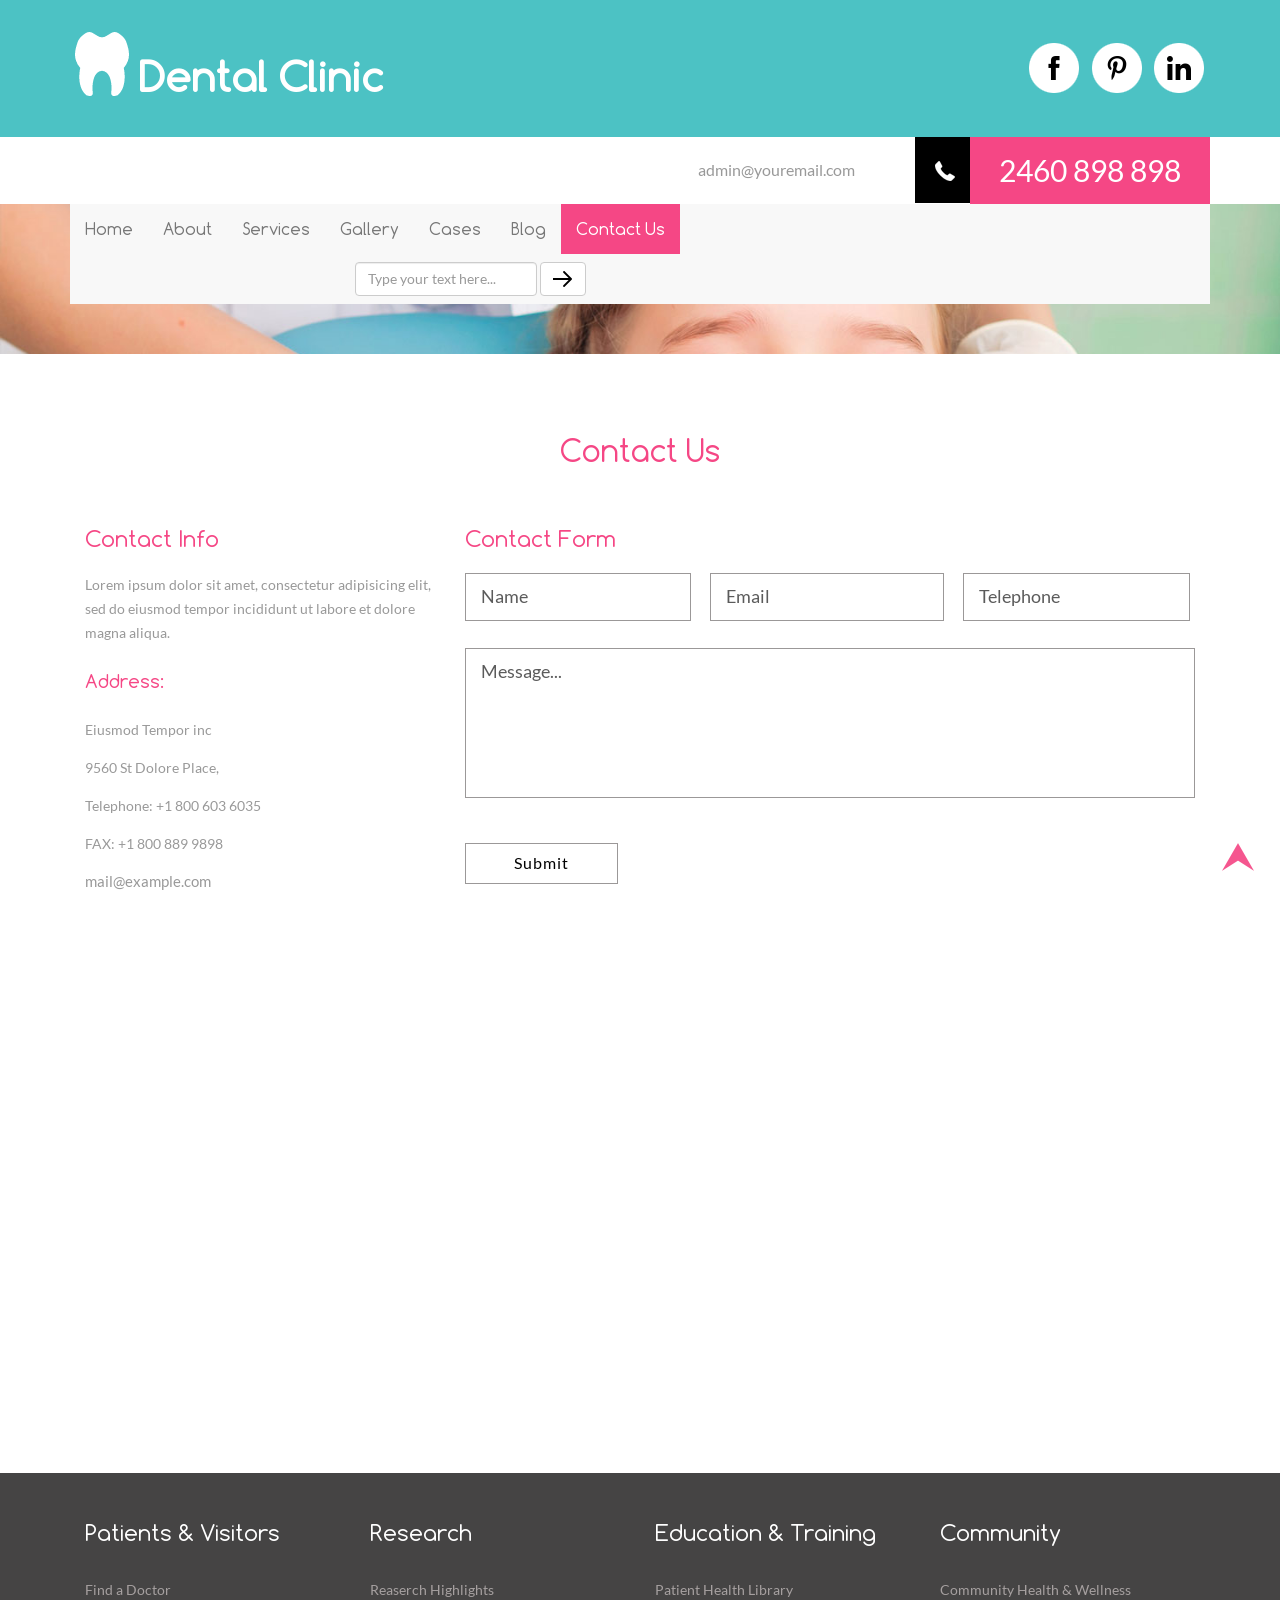
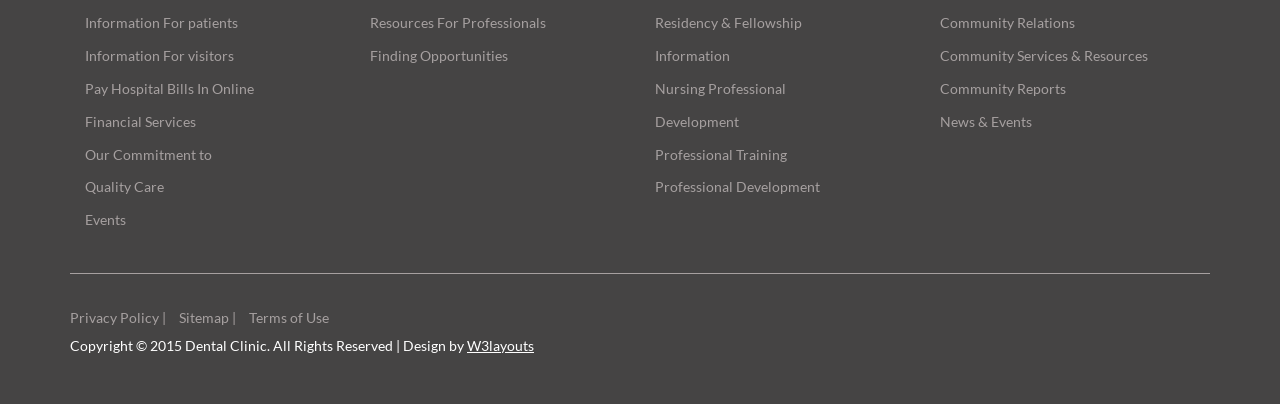
<file: ZavršniRad/Content/contact.html>
<!--
Author: W3layouts
Author URL: http://w3layouts.com
License: Creative Commons Attribution 3.0 Unported
License URL: http://creativecommons.org/licenses/by/3.0/
-->
<!DOCTYPE html>
<html>
<head>
<title>Dental Clinic a Medical Hospital Category Flat Bootstarp Resposive Website Template | Contact :: w3layouts</title>
<!-- for-mobile-apps -->
<meta name="viewport" content="width=device-width, initial-scale=1">
<meta http-equiv="Content-Type" content="text/html; charset=utf-8" />
<meta name="keywords" content="Dental Clinic Responsive web template, Bootstrap Web Templates, Flat Web Templates, Andriod Compatible web template, 
Smartphone Compatible web template, free webdesigns for Nokia, Samsung, LG, SonyErricsson, Motorola web design" />
<script type="application/x-javascript"> addEventListener("load", function() { setTimeout(hideURLbar, 0); }, false);
		function hideURLbar(){ window.scrollTo(0,1); } </script>
<!-- //for-mobile-apps -->
<link href="css/bootstrap.css" rel="stylesheet" type="text/css" media="all" />
<link href="css/style.css" rel="stylesheet" type="text/css" media="all" />
<!-- js -->
<script src="js/jquery-1.11.1.min.js"></script>
<!-- //js -->
<!-- start-smoth-scrolling -->
<script type="text/javascript" src="js/move-top.js"></script>
<script type="text/javascript" src="js/easing.js"></script>
<script type="text/javascript">
	jQuery(document).ready(function($) {
		$(".scroll").click(function(event){		
			event.preventDefault();
			$('html,body').animate({scrollTop:$(this.hash).offset().top},1000);
		});
	});
</script>
<!-- start-smoth-scrolling -->
</head>
	
<body>
<!-- header -->
	<div class="header">
		<div class="container">
			<div class="logo">
				<a href="index.html">Dental Clinic</a>
			</div>
			<div class="header-icons">
				<ul>
					<li><a href="#" class="facebook"> </a></li>
					<li><a href="#" class="twitter"> </a></li>
					<li><a href="#" class="in"> </a></li>
				</ul>
			</div>
			<div class="clearfix"> </div>
		</div>
	</div>
	<div class="header-bottom">
		<div class="container">
			<div class="header-bottom-right">
				<ul>
					<li class="mail"><a href="mailto:info@example.com">admin@youremail.com</a></li>
					<li class="phone"><span> </span></li>
					<li class="num">2460 898 898</li>
				</ul>
			</div>
			<div class="clearfix"> </div>
		</div>
	</div>
<!-- //header -->
<!-- banner1 -->
	<div class="banner1">
		<div class="container">
			<div class="banner-nav">
					<nav class="navbar navbar-default">
						<!-- Brand and toggle get grouped for better mobile display -->
						<div class="navbar-header">
						  <button type="button" class="navbar-toggle collapsed" data-toggle="collapse" data-target="#bs-example-navbar-collapse-1">
							<span class="sr-only">Toggle navigation</span>
							<span class="icon-bar"></span>
							<span class="icon-bar"></span>
							<span class="icon-bar"></span>
						  </button>
						</div>

						<!-- Collect the nav links, forms, and other content for toggling -->
						<div class="collapse navbar-collapse nav-wil" id="bs-example-navbar-collapse-1">
						 <ul class="nav navbar-nav">
							<li><a href="index.html">Home</a></li>
							<li><a href="about.html">About</a></li>
							<li><a href="services.html">Services</a></li>
							<li><a href="gallery.html">Gallery</a></li>
							<li><a href="cases.html">Cases</a></li>
							<li><a href="blog.html">Blog</a></li>
							<li class="active"><a href="contact.html">Contact Us</a></li>
						  </ul>
						   <form class="navbar-form navbar-left" role="search">
							<div class="form-group">
							  <input type="text" class="form-control" placeholder="Type your text here...">
							</div>
							<button type="submit" class="btn btn-default searc" aria-label="Left Align">
								<span> </span>
							</button>
						  </form>
						</div><!-- /.navbar-collapse -->
					</nav>
			</div>
		</div>
	</div>
<!-- //banner1 -->
<!-- contact -->
	<div class="contact">
		<div class="container">
			<div class="contact-form">
				<h3>Contact Us</h3>
				<div class="col-md-4 contact-form-left">
					<h4>Contact Info</h4>
					<p>Lorem ipsum dolor sit amet, consectetur adipisicing elit, 
						sed do eiusmod tempor incididunt ut labore et dolore magna aliqua.</p>
					<h5>Address:</h5>
					<p>Eiusmod Tempor inc</p>
					<p>9560 St Dolore Place,</p>
					<p>Telephone: +1 800 603 6035</p>
					<p>FAX: +1 800 889 9898</p>
					<a href="mailto:example@email.com">mail@example.com</a>
				</div>
				<div class="col-md-8 contact-form-right">
					<h4>Contact Form</h4>
					<form>
						<input type="text" value="Name" onfocus="this.value = '';" onblur="if (this.value == '') {this.value = 'Name';}" required="">
						<input type="email" value="Email" onfocus="this.value = '';" onblur="if (this.value == '') {this.value = 'Email';}" required="">
						<input type="text" value="Telephone" onfocus="this.value = '';" onblur="if (this.value == '') {this.value = 'Telephone';}" required="">
						<textarea type="text"  onfocus="this.value = '';" onblur="if (this.value == '') {this.value = 'Message...';}" required="">Message...</textarea>
						<input type="submit" value="Submit" >
					</form>
				</div>
				<div class="clearfix"></div>
			</div>
		</div>
	</div>
	<div class="map">
		<iframe src="https://www.google.com/maps/embed?pb=!1m18!1m12!1m3!1d2759.880202386955!2d6.134357!3d46.232727!2m3!1f0!2f0!3f0!3m2!1i1024!2i768!4f13.1!3m3!1m2!1s0x478c64f73e96c8cd%3A0x438e143bada2a530!2sWorld+Health+Organization+(WHO)!5e0!3m2!1sen!2sin!4v1435208503582" frameborder="0" style="border:0" allowfullscreen></iframe>
	</div>
<!-- //contact -->
<!-- footer -->
	<div class="footer">
		<div class="container">
			<div class="footer-grids">
				<div class="col-md-3 footer-grid">
					<h3>patients & Visitors</h3>
					<ul>
						<li><a href="#">Find a Doctor</a></li>
						<li><a href="#">Information For patients</a></li>
						<li><a href="#">Information For visitors</a></li>
						<li><a href="#">Pay Hospital Bills In Online</a></li>
						<li><a href="#">Financial Services</a></li>
						<li><a href="#">Our Commitment to</a></li>
						<li><a href="#">Quality Care</a></li>
						<li><a href="#">Events</a></li>
					</ul>
				</div>
				<div class="col-md-3 footer-grid">
					<h3>research</h3>
					<ul>
						<li><a href="#">Reaserch Highlights</a></li>
						<li><a href="#">Resources For Professionals</a></li>
						<li><a href="#">Finding Opportunities</a></li>
					</ul>
				</div>
				<div class="col-md-3 footer-grid">
					<h3>education & Training</h3>
					<ul>
						<li><a href="#">Patient Health Library</a></li>
						<li><a href="#">Residency & Fellowship</a></li>
						<li><a href="#">Information</a></li>
						<li><a href="#">Nursing Professional</a></li>
						<li><a href="#">Development</a></li>
						<li><a href="#">Professional Training</a></li>
						<li><a href="#">Professional Development</a></li>
					</ul>
				</div>
				<div class="col-md-3 footer-grid">
					<h3>community</h3>
					<ul>
						<li><a href="#">Community Health & Wellness</a></li>
						<li><a href="#">Community Relations</a></li>
						<li><a href="#">Community Services & Resources</a></li>
						<li><a href="#">Community Reports</a></li>
						<li><a href="#">News & Events</a></li>
					</ul>
				</div>
				<div class="clearfix"> </div>
			</div>
			<div class="footer-grds">
				<ul>
					<li><a href="#">Privacy Policy |</a></li>
					<li><a href="contact.html">Sitemap |</a></li>
					<li><a href="#">Terms of Use</a></li>
				</ul>
				<p>Copyright © 2015 Dental Clinic. All Rights Reserved | Design by <a href="http://w3layouts.com/">W3layouts</a></p>
			</div>
		</div>
	</div>
<!-- //footer -->
<!-- here stars scrolling icon -->
	<script type="text/javascript">
									$(document).ready(function() {
										/*
										var defaults = {
								  			containerID: 'toTop', // fading element id
											containerHoverID: 'toTopHover', // fading element hover id
											scrollSpeed: 1200,
											easingType: 'linear' 
								 		};
										*/
										
										$().UItoTop({ easingType: 'easeOutQuart' });
										
									});
	</script>
<!-- //here ends scrolling icon -->
<!-- for bootstrap working -->
		<script src="js/bootstrap.js"> </script>
<!-- //for bootstrap working -->
</body>
</html>
</file>
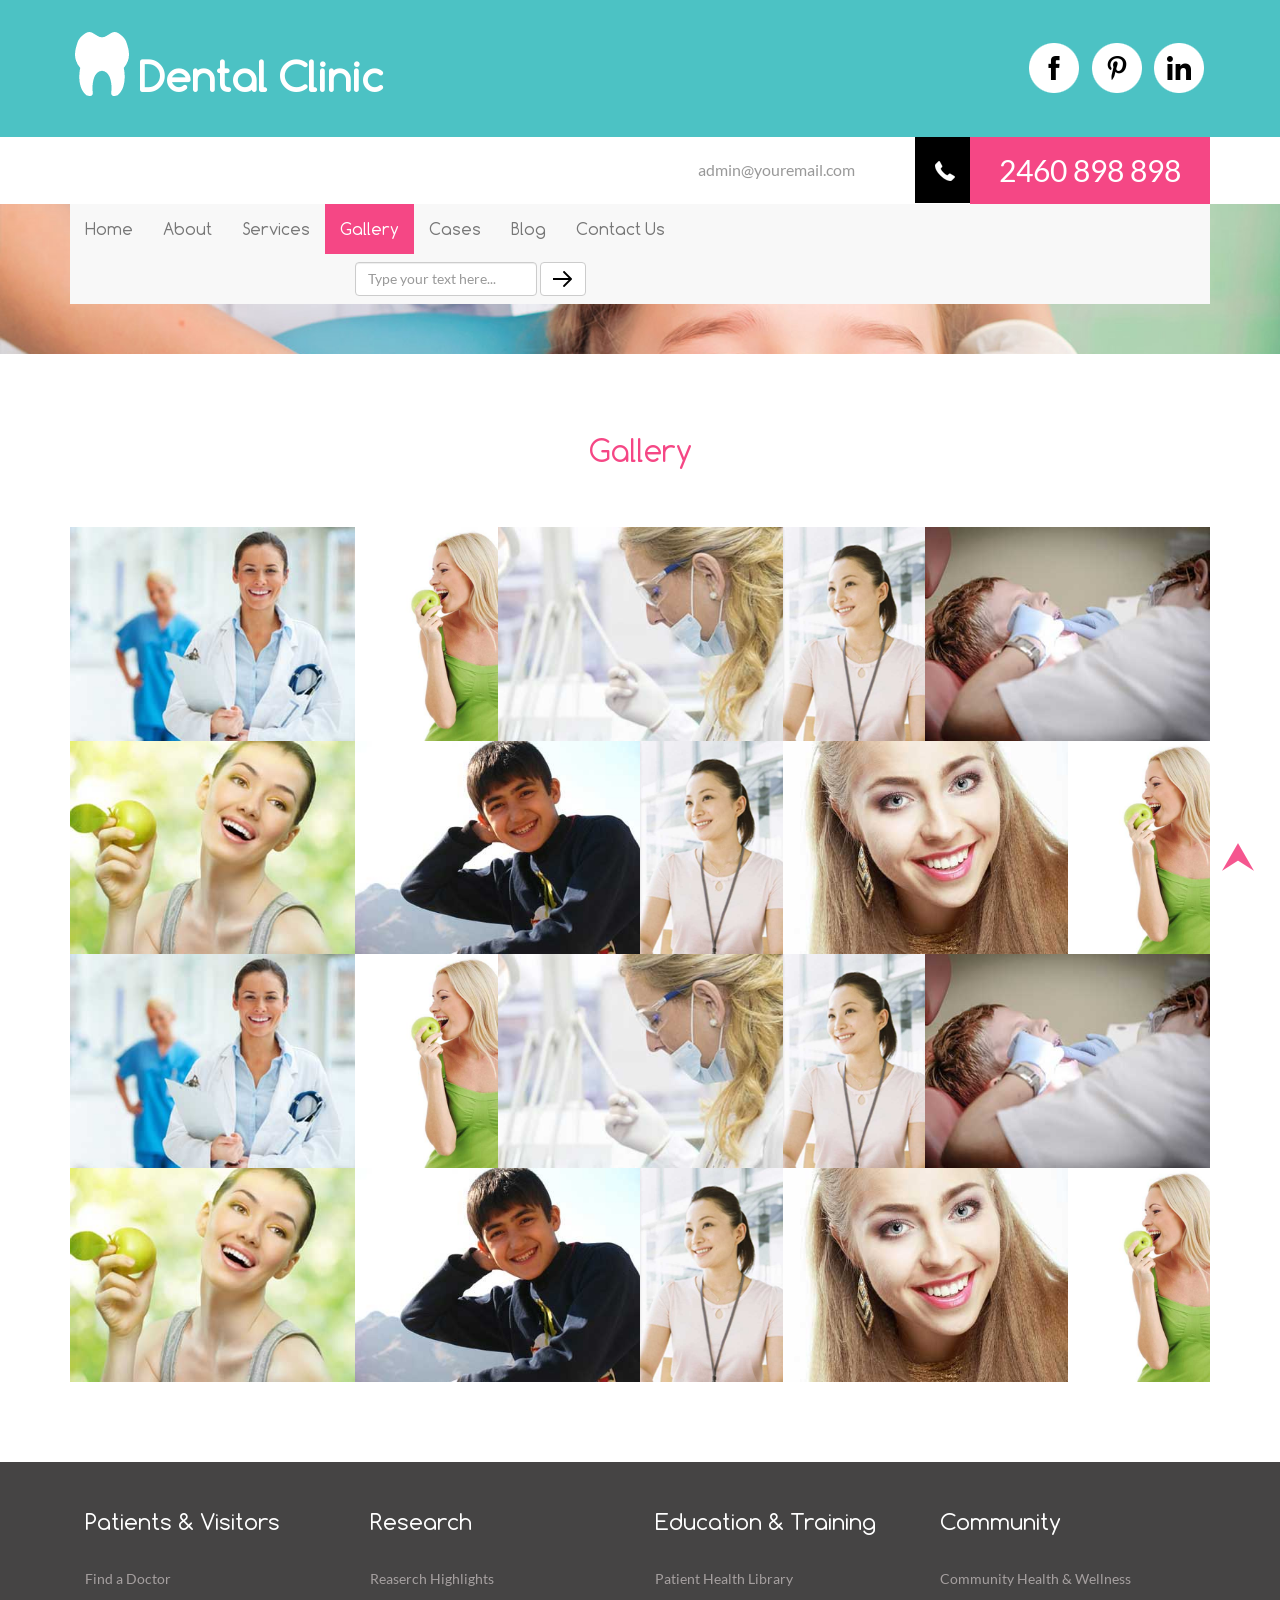
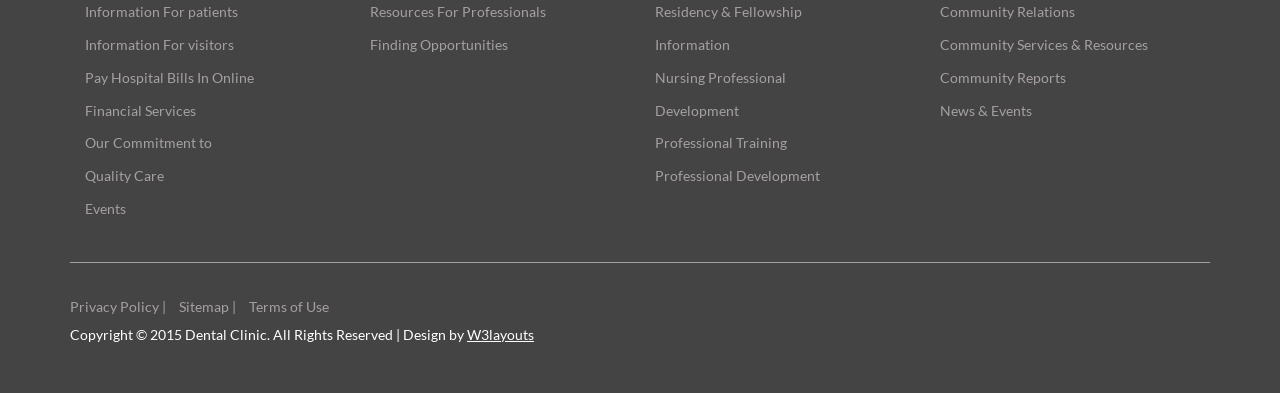
<file: ZavršniRad/Content/gallery.html>
<!--
Author: W3layouts
Author URL: http://w3layouts.com
License: Creative Commons Attribution 3.0 Unported
License URL: http://creativecommons.org/licenses/by/3.0/
-->
<!DOCTYPE html>
<html>
<head>
<title>Dental Clinic a Medical Hospital Category Flat Bootstarp Resposive Website Template | Gallery :: w3layouts</title>
<!-- for-mobile-apps -->
<meta name="viewport" content="width=device-width, initial-scale=1">
<meta http-equiv="Content-Type" content="text/html; charset=utf-8" />
<meta name="keywords" content="Dental Clinic Responsive web template, Bootstrap Web Templates, Flat Web Templates, Andriod Compatible web template, 
Smartphone Compatible web template, free webdesigns for Nokia, Samsung, LG, SonyErricsson, Motorola web design" />
<script type="application/x-javascript"> addEventListener("load", function() { setTimeout(hideURLbar, 0); }, false);
		function hideURLbar(){ window.scrollTo(0,1); } </script>
<!-- //for-mobile-apps -->
<link href="css/bootstrap.css" rel="stylesheet" type="text/css" media="all" />
<link href="css/style.css" rel="stylesheet" type="text/css" media="all" />
<!-- js -->
<script src="js/jquery-1.11.1.min.js"></script>
<!-- //js -->
<!-- start-smoth-scrolling -->
<script type="text/javascript" src="js/move-top.js"></script>
<script type="text/javascript" src="js/easing.js"></script>
<script type="text/javascript">
	jQuery(document).ready(function($) {
		$(".scroll").click(function(event){		
			event.preventDefault();
			$('html,body').animate({scrollTop:$(this.hash).offset().top},1000);
		});
	});
</script>
<!-- start-smoth-scrolling -->
<!-- pop-up -->
<link rel="stylesheet" href="css/touchTouch.css" type="text/css" media="all" />
<script type="text/javascript" src="js/jquery.fancybox.js"></script>
	   <script type="text/javascript">
			$(document).ready(function() {
				/*
				 *  Simple image gallery. Uses default settings
				 */

				$('.fancybox').fancybox();

			});
		</script>
<!-- pop-up -->
</head>
	
<body>
<!-- header -->
	<div class="header">
		<div class="container">
			<div class="logo">
				<a href="index.html">Dental Clinic</a>
			</div>
			<div class="header-icons">
				<ul>
					<li><a href="#" class="facebook"> </a></li>
					<li><a href="#" class="twitter"> </a></li>
					<li><a href="#" class="in"> </a></li>
				</ul>
			</div>
			<div class="clearfix"> </div>
		</div>
	</div>
	<div class="header-bottom">
		<div class="container">
			<div class="header-bottom-right">
				<ul>
					<li class="mail"><a href="mailto:info@example.com">admin@youremail.com</a></li>
					<li class="phone"><span> </span></li>
					<li class="num">2460 898 898</li>
				</ul>
			</div>
			<div class="clearfix"> </div>
		</div>
	</div>
<!-- //header -->
<!-- banner1 -->
	<div class="banner1">
		<div class="container">
			<div class="banner-nav">
					<nav class="navbar navbar-default">
						<!-- Brand and toggle get grouped for better mobile display -->
						<div class="navbar-header">
						  <button type="button" class="navbar-toggle collapsed" data-toggle="collapse" data-target="#bs-example-navbar-collapse-1">
							<span class="sr-only">Toggle navigation</span>
							<span class="icon-bar"></span>
							<span class="icon-bar"></span>
							<span class="icon-bar"></span>
						  </button>
						</div>

						<!-- Collect the nav links, forms, and other content for toggling -->
						<div class="collapse navbar-collapse nav-wil" id="bs-example-navbar-collapse-1">
						 <ul class="nav navbar-nav">
							<li><a href="index.html">Home</a></li>
							<li><a href="about.html">About</a></li>
							<li><a href="services.html">Services</a></li>
							<li class="active"><a href="gallery.html">Gallery</a></li>
							<li><a href="cases.html">Cases</a></li>
							<li><a href="blog.html">Blog</a></li>
							<li><a href="contact.html">Contact Us</a></li>
						  </ul>
						   <form class="navbar-form navbar-left" role="search">
							<div class="form-group">
							  <input type="text" class="form-control" placeholder="Type your text here...">
							</div>
							<button type="submit" class="btn btn-default searc" aria-label="Left Align">
								<span> </span>
							</button>
						  </form>
						</div><!-- /.navbar-collapse -->
					</nav>
			</div>
		</div>
	</div>
<!-- //banner1 -->
<!-- gallery -->
	<div class="gallery">
	    <div class="container">
			<h3>Gallery</h3>
			<div class="gallery-grids">
				<div class="gallery-grid">
					 <a class="fancybox" href="images/3.jpg" data-fancybox-group="gallery"><img src="images/3.jpg" class="img-style row6 img-responsive" alt="" /><span> </span></a>					
				</div>
				<div class="gallery-grid1">
					<a class="fancybox" href="images/9-.jpg" data-fancybox-group="gallery"><img src="images/9.jpg" class="img-style row6 img-responsive" alt="" /><span> </span></a>
				</div>
				<div class="gallery-grid">
					<a class="fancybox" href="images/5.jpg" data-fancybox-group="gallery"><img src="images/5.jpg" class="img-style row6 img-responsive" alt="" /><span> </span></a>
				</div>
				<div class="gallery-grid1">
					<a class="fancybox" href="images/10-.jpg" data-fancybox-group="gallery"><img src="images/10.jpg" class="img-style row6 img-responsive" alt="" /><span> </span></a>
				</div>
				<div class="gallery-grid">
					<a class="fancybox" href="images/7.jpg" data-fancybox-group="gallery"><img src="images/7.jpg" class="img-style row6 img-responsive" alt="" /><span> </span></a>
				</div>
				<div class="clearfix"> </div>
			</div>
			<div class="gallery-grids">
				<div class="gallery-grid">
					 <a class="fancybox" href="images/11.jpg" data-fancybox-group="gallery"><img src="images/11.jpg" class="img-style row6 img-responsive" alt="" /><span> </span></a>					
				</div>
				<div class="gallery-grid">
					<a class="fancybox" href="images/8.jpg" data-fancybox-group="gallery"><img src="images/8.jpg" class="img-style row6 img-responsive" alt="" /><span> </span></a>
				</div>
				<div class="gallery-grid1">
					<a class="fancybox" href="images/10-.jpg" data-fancybox-group="gallery"><img src="images/10.jpg" class="img-style row6 img-responsive" alt="" /><span> </span></a>
				</div>
				<div class="gallery-grid">
					<a class="fancybox" href="images/6.jpg" data-fancybox-group="gallery"><img src="images/6.jpg" class="img-style row6 img-responsive" alt="" /><span> </span></a>
				</div>
				<div class="gallery-grid1">
					<a class="fancybox" href="images/9-.jpg" data-fancybox-group="gallery"><img src="images/9.jpg" class="img-style row6 img-responsive" alt="" /><span> </span></a>
				</div>
				<div class="clearfix"> </div>
			</div>
			<div class="gallery-grids">
				<div class="gallery-grid">
					 <a class="fancybox" href="images/3.jpg" data-fancybox-group="gallery"><img src="images/3.jpg" class="img-style row6 img-responsive" alt="" /><span> </span></a>					
				</div>
				<div class="gallery-grid1">
					<a class="fancybox" href="images/9-.jpg" data-fancybox-group="gallery"><img src="images/9.jpg" class="img-style row6 img-responsive" alt="" /><span> </span></a>
				</div>
				<div class="gallery-grid">
					<a class="fancybox" href="images/5.jpg" data-fancybox-group="gallery"><img src="images/5.jpg" class="img-style row6 img-responsive" alt="" /><span> </span></a>
				</div>
				<div class="gallery-grid1">
					<a class="fancybox" href="images/10-.jpg" data-fancybox-group="gallery"><img src="images/10.jpg" class="img-style row6 img-responsive" alt="" /><span> </span></a>
				</div>
				<div class="gallery-grid">
					<a class="fancybox" href="images/7.jpg" data-fancybox-group="gallery"><img src="images/7.jpg" class="img-style row6 img-responsive" alt="" /><span> </span></a>
				</div>
				<div class="clearfix"> </div>
			</div>
			<div class="gallery-grids">
				<div class="gallery-grid">
					 <a class="fancybox" href="images/11.jpg" data-fancybox-group="gallery"><img src="images/11.jpg" class="img-style row6 img-responsive" alt="" /><span> </span></a>					
				</div>
				<div class="gallery-grid">
					<a class="fancybox" href="images/8.jpg" data-fancybox-group="gallery"><img src="images/8.jpg" class="img-style row6 img-responsive" alt="" /><span> </span></a>
				</div>
				<div class="gallery-grid1">
					<a class="fancybox" href="images/10-.jpg" data-fancybox-group="gallery"><img src="images/10.jpg" class="img-style row6 img-responsive" alt="" /><span> </span></a>
				</div>
				<div class="gallery-grid">
					<a class="fancybox" href="images/6.jpg" data-fancybox-group="gallery"><img src="images/6.jpg" class="img-style row6 img-responsive" alt="" /><span> </span></a>
				</div>
				<div class="gallery-grid1">
					<a class="fancybox" href="images/9-.jpg" data-fancybox-group="gallery"><img src="images/9.jpg" class="img-style row6 img-responsive" alt="" /><span> </span></a>
				</div>
				<div class="clearfix"> </div>
			</div>
		</div>
	</div>
<!-- //gallery -->
<!-- footer -->
	<div class="footer">
		<div class="container">
			<div class="footer-grids">
				<div class="col-md-3 footer-grid">
					<h3>patients & Visitors</h3>
					<ul>
						<li><a href="#">Find a Doctor</a></li>
						<li><a href="#">Information For patients</a></li>
						<li><a href="#">Information For visitors</a></li>
						<li><a href="#">Pay Hospital Bills In Online</a></li>
						<li><a href="#">Financial Services</a></li>
						<li><a href="#">Our Commitment to</a></li>
						<li><a href="#">Quality Care</a></li>
						<li><a href="#">Events</a></li>
					</ul>
				</div>
				<div class="col-md-3 footer-grid">
					<h3>research</h3>
					<ul>
						<li><a href="#">Reaserch Highlights</a></li>
						<li><a href="#">Resources For Professionals</a></li>
						<li><a href="#">Finding Opportunities</a></li>
					</ul>
				</div>
				<div class="col-md-3 footer-grid">
					<h3>education & Training</h3>
					<ul>
						<li><a href="#">Patient Health Library</a></li>
						<li><a href="#">Residency & Fellowship</a></li>
						<li><a href="#">Information</a></li>
						<li><a href="#">Nursing Professional</a></li>
						<li><a href="#">Development</a></li>
						<li><a href="#">Professional Training</a></li>
						<li><a href="#">Professional Development</a></li>
					</ul>
				</div>
				<div class="col-md-3 footer-grid">
					<h3>community</h3>
					<ul>
						<li><a href="#">Community Health & Wellness</a></li>
						<li><a href="#">Community Relations</a></li>
						<li><a href="#">Community Services & Resources</a></li>
						<li><a href="#">Community Reports</a></li>
						<li><a href="#">News & Events</a></li>
					</ul>
				</div>
				<div class="clearfix"> </div>
			</div>
			<div class="footer-grds">
				<ul>
					<li><a href="#">Privacy Policy |</a></li>
					<li><a href="contact.html">Sitemap |</a></li>
					<li><a href="#">Terms of Use</a></li>
				</ul>
				<p>Copyright © 2015 Dental Clinic. All Rights Reserved | Design by <a href="http://w3layouts.com/">W3layouts</a></p>
			</div>
		</div>
	</div>
<!-- //footer -->
<!-- here stars scrolling icon -->
	<script type="text/javascript">
									$(document).ready(function() {
										/*
										var defaults = {
								  			containerID: 'toTop', // fading element id
											containerHoverID: 'toTopHover', // fading element hover id
											scrollSpeed: 1200,
											easingType: 'linear' 
								 		};
										*/
										
										$().UItoTop({ easingType: 'easeOutQuart' });
										
									});
	</script>
<!-- //here ends scrolling icon -->
<!-- for bootstrap working -->
		<script src="js/bootstrap.js"> </script>
<!-- //for bootstrap working -->
</body>
</html>
</file>
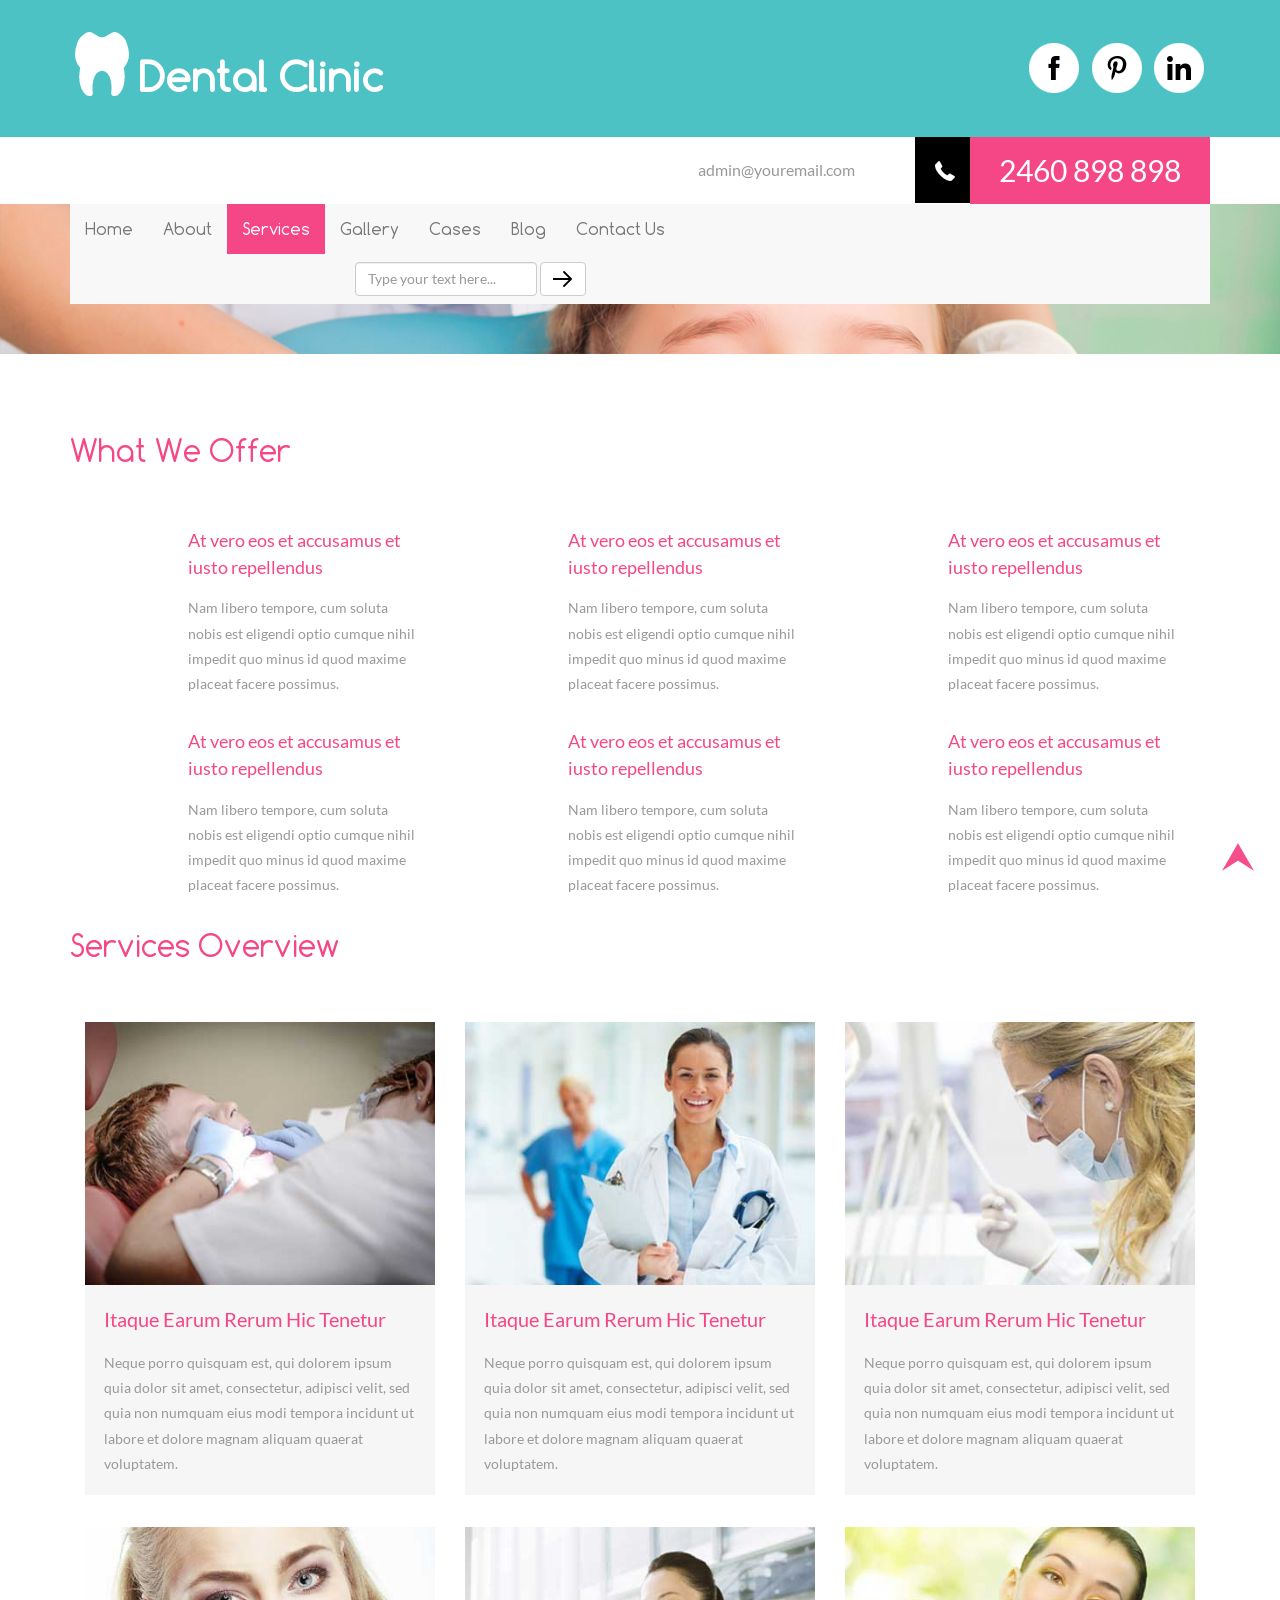
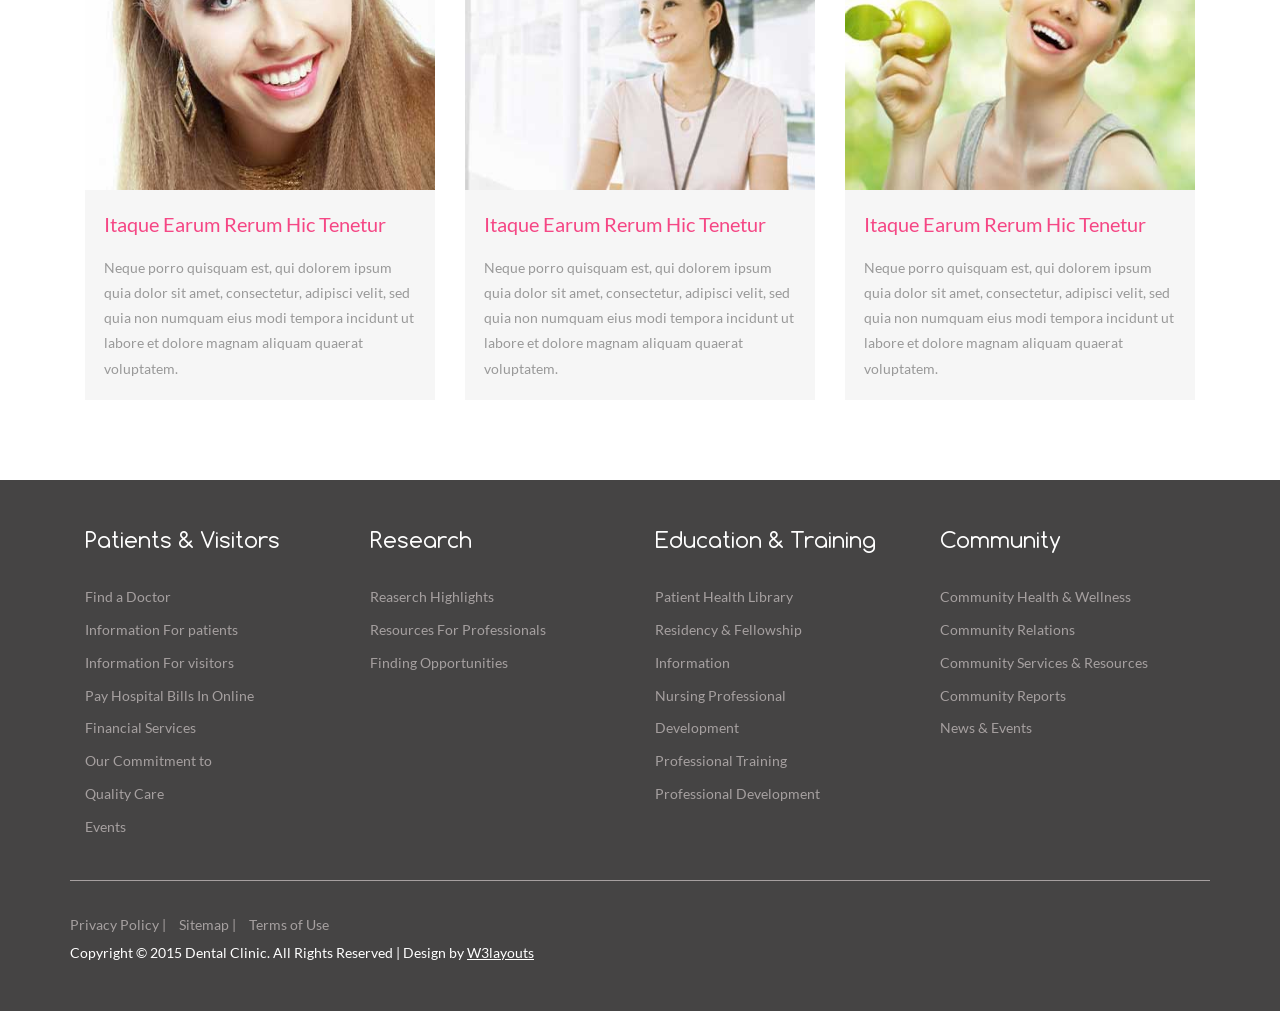
<file: ZavršniRad/Content/services.html>
<!--
Author: W3layouts
Author URL: http://w3layouts.com
License: Creative Commons Attribution 3.0 Unported
License URL: http://creativecommons.org/licenses/by/3.0/
-->
<!DOCTYPE html>
<html>
<head>
<title>Dental Clinic a Medical Hospital Category Flat Bootstarp Resposive Website Template | Services :: w3layouts</title>
<!-- for-mobile-apps -->
<meta name="viewport" content="width=device-width, initial-scale=1">
<meta http-equiv="Content-Type" content="text/html; charset=utf-8" />
<meta name="keywords" content="Dental Clinic Responsive web template, Bootstrap Web Templates, Flat Web Templates, Andriod Compatible web template, 
Smartphone Compatible web template, free webdesigns for Nokia, Samsung, LG, SonyErricsson, Motorola web design" />
<script type="application/x-javascript"> addEventListener("load", function() { setTimeout(hideURLbar, 0); }, false);
		function hideURLbar(){ window.scrollTo(0,1); } </script>
<!-- //for-mobile-apps -->
<link href="css/bootstrap.css" rel="stylesheet" type="text/css" media="all" />
<link href="css/style.css" rel="stylesheet" type="text/css" media="all" />
<!-- js -->
<script src="js/jquery-1.11.1.min.js"></script>
<!-- //js -->
<!-- start-smoth-scrolling -->
<script type="text/javascript" src="js/move-top.js"></script>
<script type="text/javascript" src="js/easing.js"></script>
<script type="text/javascript">
	jQuery(document).ready(function($) {
		$(".scroll").click(function(event){		
			event.preventDefault();
			$('html,body').animate({scrollTop:$(this.hash).offset().top},1000);
		});
	});
</script>
<!-- start-smoth-scrolling -->
</head>
	
<body>
<!-- header -->
	<div class="header">
		<div class="container">
			<div class="logo">
				<a href="index.html">Dental Clinic</a>
			</div>
			<div class="header-icons">
				<ul>
					<li><a href="#" class="facebook"> </a></li>
					<li><a href="#" class="twitter"> </a></li>
					<li><a href="#" class="in"> </a></li>
				</ul>
			</div>
			<div class="clearfix"> </div>
		</div>
	</div>
	<div class="header-bottom">
		<div class="container">
			<div class="header-bottom-right">
				<ul>
					<li class="mail"><a href="mailto:info@example.com">admin@youremail.com</a></li>
					<li class="phone"><span> </span></li>
					<li class="num">2460 898 898</li>
				</ul>
			</div>
			<div class="clearfix"> </div>
		</div>
	</div>
<!-- //header -->
<!-- banner1 -->
	<div class="banner1">
		<div class="container">
			<div class="banner-nav">
					<nav class="navbar navbar-default">
						<!-- Brand and toggle get grouped for better mobile display -->
						<div class="navbar-header">
						  <button type="button" class="navbar-toggle collapsed" data-toggle="collapse" data-target="#bs-example-navbar-collapse-1">
							<span class="sr-only">Toggle navigation</span>
							<span class="icon-bar"></span>
							<span class="icon-bar"></span>
							<span class="icon-bar"></span>
						  </button>
						</div>

						<!-- Collect the nav links, forms, and other content for toggling -->
						<div class="collapse navbar-collapse nav-wil" id="bs-example-navbar-collapse-1">
						 <ul class="nav navbar-nav">
							<li><a href="index.html">Home</a></li>
							<li><a href="about.html">About</a></li>
							<li class="active"><a href="services.html">Services</a></li>
							<li><a href="gallery.html">Gallery</a></li>
							<li><a href="cases.html">Cases</a></li>
							<li><a href="blog.html">Blog</a></li>
							<li><a href="contact.html">Contact Us</a></li>
						  </ul>
						   <form class="navbar-form navbar-left" role="search">
							<div class="form-group">
							  <input type="text" class="form-control" placeholder="Type your text here...">
							</div>
							<button type="submit" class="btn btn-default searc" aria-label="Left Align">
								<span> </span>
							</button>
						  </form>
						</div><!-- /.navbar-collapse -->
					</nav>
			</div>
		</div>
	</div>
<!-- //banner1 -->
<!-- services -->
	<div class="services">
		<div class="container">
			<div class="services-grid">
				<h3>What We Offer</h3>
				<div class="services-grd">
					<div class="col-md-4 services-grd1">
						<div class="col-xs-3 services-grd1-left">
							<span></span>
						</div>
						<div class="col-xs-9 services-grd1-right">
							<h4>At vero eos et accusamus et iusto repellendus</h4>
							<p> Nam libero tempore, cum soluta nobis est eligendi optio 
								cumque nihil impedit quo minus id quod maxime placeat facere 
								possimus.</p>
						</div>
						<div class="clearfix"> </div>
					</div>
					<div class="col-md-4 services-grd1">
						<div class="col-xs-3 services-grd1-left1">
							<span></span>
						</div>
						<div class="col-xs-9 services-grd1-right">
							<h4>At vero eos et accusamus et iusto repellendus</h4>
							<p> Nam libero tempore, cum soluta nobis est eligendi optio 
								cumque nihil impedit quo minus id quod maxime placeat facere 
								possimus.</p>
						</div>
						<div class="clearfix"> </div>
					</div>
					<div class="col-md-4 services-grd1">
						<div class="col-xs-3 services-grd1-left2">
							<span></span>
						</div>
						<div class="col-xs-9 services-grd1-right">
							<h4>At vero eos et accusamus et iusto repellendus</h4>
							<p> Nam libero tempore, cum soluta nobis est eligendi optio 
								cumque nihil impedit quo minus id quod maxime placeat facere 
								possimus.</p>
						</div>
						<div class="clearfix"> </div>
					</div>
					<div class="clearfix"> </div>
				</div>
				<div class="services-grd">
					<div class="col-md-4 services-grd1">
						<div class="col-xs-3 services-grd1-left3">
							<span></span>
						</div>
						<div class="col-xs-9 services-grd1-right">
							<h4>At vero eos et accusamus et iusto repellendus</h4>
							<p> Nam libero tempore, cum soluta nobis est eligendi optio 
								cumque nihil impedit quo minus id quod maxime placeat facere 
								possimus.</p>
						</div>
						<div class="clearfix"> </div>
					</div>
					<div class="col-md-4 services-grd1">
						<div class="col-xs-3 services-grd1-left4">
							<span></span>
						</div>
						<div class="col-xs-9 services-grd1-right">
							<h4>At vero eos et accusamus et iusto repellendus</h4>
							<p> Nam libero tempore, cum soluta nobis est eligendi optio 
								cumque nihil impedit quo minus id quod maxime placeat facere 
								possimus.</p>
						</div>
						<div class="clearfix"> </div>
					</div>
					<div class="col-md-4 services-grd1">
						<div class="col-xs-3 services-grd1-left5">
							<span></span>
						</div>
						<div class="col-xs-9 services-grd1-right">
							<h4>At vero eos et accusamus et iusto repellendus</h4>
							<p> Nam libero tempore, cum soluta nobis est eligendi optio 
								cumque nihil impedit quo minus id quod maxime placeat facere 
								possimus.</p>
						</div>
						<div class="clearfix"> </div>
					</div>
					<div class="clearfix"> </div>
				</div>
			</div>
			<div class="services-overview">
				<h3>Services Overview</h3>
				<div class="services-overview-grids">
					<div class="col-md-4 services-overview-grid">
						<div class="services-overview-grd">
							<a href="images/7.jpg" class="b-link-stripe b-animate-go1   swipebox"  title="">
								<img src="images/7.jpg" alt=" " class="img-responsive" />
							</a>
							<div class="services-overview-gd">
								<h4>Itaque earum rerum hic tenetur</h4>
								<p>Neque porro quisquam est, qui dolorem ipsum quia dolor 
									sit amet, consectetur, adipisci velit, sed quia non numquam 
									eius modi tempora incidunt ut labore et dolore magnam aliquam 
									quaerat voluptatem.</p>
							</div>
						</div>
					</div>
					<div class="col-md-4 services-overview-grid">
						<div class="services-overview-grd">
							<a href="images/3.jpg" class="b-link-stripe b-animate-go1   swipebox"  title="">
								<img src="images/3.jpg" alt=" " class="img-responsive" />
							</a>
							<div class="services-overview-gd">
								<h4>Itaque earum rerum hic tenetur</h4>
								<p>Neque porro quisquam est, qui dolorem ipsum quia dolor 
									sit amet, consectetur, adipisci velit, sed quia non numquam 
									eius modi tempora incidunt ut labore et dolore magnam aliquam 
									quaerat voluptatem.</p>
							</div>
						</div>
					</div>
					<div class="col-md-4 services-overview-grid">
						<div class="services-overview-grd">
							<a href="images/5.jpg" class="b-link-stripe b-animate-go1   swipebox"  title="">
								<img src="images/5.jpg" alt=" " class="img-responsive" />
							</a>
							<div class="services-overview-gd">
								<h4>Itaque earum rerum hic tenetur</h4>
								<p>Neque porro quisquam est, qui dolorem ipsum quia dolor 
									sit amet, consectetur, adipisci velit, sed quia non numquam 
									eius modi tempora incidunt ut labore et dolore magnam aliquam 
									quaerat voluptatem.</p>
							</div>
						</div>
					</div>
					<div class="clearfix"> </div>
				</div>
				<div class="services-overview-grids">
					<div class="col-md-4 services-overview-grid">
						<div class="services-overview-grd">
							<a href="images/6.jpg" class="b-link-stripe b-animate-go1   swipebox"  title="">
								<img src="images/6.jpg" alt=" " class="img-responsive" />
							</a>
							<div class="services-overview-gd">
								<h4>Itaque earum rerum hic tenetur</h4>
								<p>Neque porro quisquam est, qui dolorem ipsum quia dolor 
									sit amet, consectetur, adipisci velit, sed quia non numquam 
									eius modi tempora incidunt ut labore et dolore magnam aliquam 
									quaerat voluptatem.</p>
							</div>
						</div>
					</div>
					<div class="col-md-4 services-overview-grid">
						<div class="services-overview-grd">
							<a href="images/10-.jpg" class="b-link-stripe b-animate-go1   swipebox"  title="">
								<img src="images/10-.jpg" alt=" " class="img-responsive" />
							</a>
							<div class="services-overview-gd">
								<h4>Itaque earum rerum hic tenetur</h4>
								<p>Neque porro quisquam est, qui dolorem ipsum quia dolor 
									sit amet, consectetur, adipisci velit, sed quia non numquam 
									eius modi tempora incidunt ut labore et dolore magnam aliquam 
									quaerat voluptatem.</p>
							</div>
						</div>
					</div>
					<div class="col-md-4 services-overview-grid">
						<div class="services-overview-grd">
							<a href="images/11.jpg" class="b-link-stripe b-animate-go1   swipebox"  title="">
								<img src="images/11.jpg" alt=" " class="img-responsive" />
							</a>
							<div class="services-overview-gd">
								<h4>Itaque earum rerum hic tenetur</h4>
								<p>Neque porro quisquam est, qui dolorem ipsum quia dolor 
									sit amet, consectetur, adipisci velit, sed quia non numquam 
									eius modi tempora incidunt ut labore et dolore magnam aliquam 
									quaerat voluptatem.</p>
							</div>
						</div>
					</div>
					<div class="clearfix"> </div>
				</div>
			</div>
			<link rel="stylesheet" href="css/swipebox.css">
						<script src="js/jquery.swipebox.min.js"></script> 
							<script type="text/javascript">
								jQuery(function($) {
									$(".swipebox").swipebox();
								});
							</script>
		</div>
	</div>
<!-- //services -->
<!-- footer -->
	<div class="footer">
		<div class="container">
			<div class="footer-grids">
				<div class="col-md-3 footer-grid">
					<h3>patients & Visitors</h3>
					<ul>
						<li><a href="#">Find a Doctor</a></li>
						<li><a href="#">Information For patients</a></li>
						<li><a href="#">Information For visitors</a></li>
						<li><a href="#">Pay Hospital Bills In Online</a></li>
						<li><a href="#">Financial Services</a></li>
						<li><a href="#">Our Commitment to</a></li>
						<li><a href="#">Quality Care</a></li>
						<li><a href="#">Events</a></li>
					</ul>
				</div>
				<div class="col-md-3 footer-grid">
					<h3>research</h3>
					<ul>
						<li><a href="#">Reaserch Highlights</a></li>
						<li><a href="#">Resources For Professionals</a></li>
						<li><a href="#">Finding Opportunities</a></li>
					</ul>
				</div>
				<div class="col-md-3 footer-grid">
					<h3>education & Training</h3>
					<ul>
						<li><a href="#">Patient Health Library</a></li>
						<li><a href="#">Residency & Fellowship</a></li>
						<li><a href="#">Information</a></li>
						<li><a href="#">Nursing Professional</a></li>
						<li><a href="#">Development</a></li>
						<li><a href="#">Professional Training</a></li>
						<li><a href="#">Professional Development</a></li>
					</ul>
				</div>
				<div class="col-md-3 footer-grid">
					<h3>community</h3>
					<ul>
						<li><a href="#">Community Health & Wellness</a></li>
						<li><a href="#">Community Relations</a></li>
						<li><a href="#">Community Services & Resources</a></li>
						<li><a href="#">Community Reports</a></li>
						<li><a href="#">News & Events</a></li>
					</ul>
				</div>
				<div class="clearfix"> </div>
			</div>
			<div class="footer-grds">
				<ul>
					<li><a href="#">Privacy Policy |</a></li>
					<li><a href="contact.html">Sitemap |</a></li>
					<li><a href="#">Terms of Use</a></li>
				</ul>
				<p>Copyright © 2015 Dental Clinic. All Rights Reserved | Design by <a href="http://w3layouts.com/">W3layouts</a></p>
			</div>
		</div>
	</div>
<!-- //footer -->
<!-- here stars scrolling icon -->
	<script type="text/javascript">
									$(document).ready(function() {
										/*
										var defaults = {
								  			containerID: 'toTop', // fading element id
											containerHoverID: 'toTopHover', // fading element hover id
											scrollSpeed: 1200,
											easingType: 'linear' 
								 		};
										*/
										
										$().UItoTop({ easingType: 'easeOutQuart' });
										
									});
	</script>
<!-- //here ends scrolling icon -->
<!-- for bootstrap working -->
		<script src="js/bootstrap.js"> </script>
<!-- //for bootstrap working -->
</body>
</html>
</file>
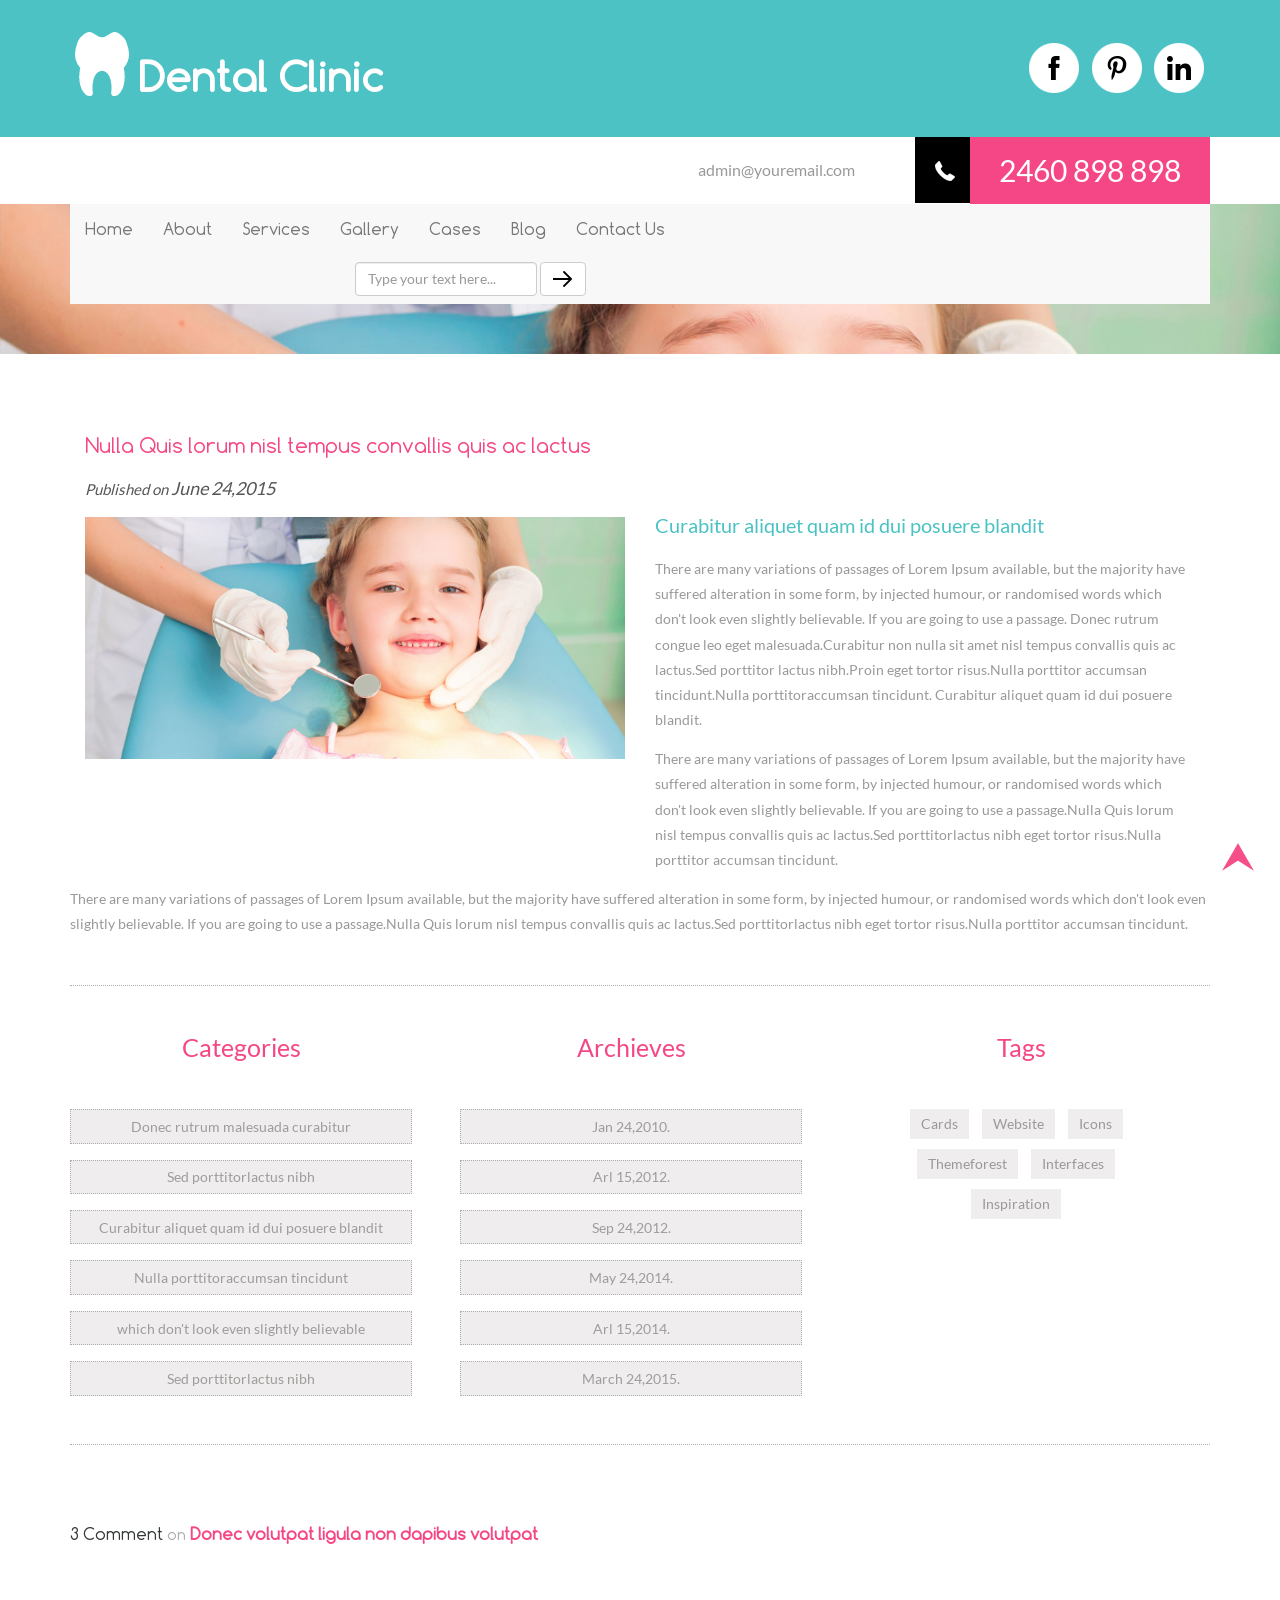
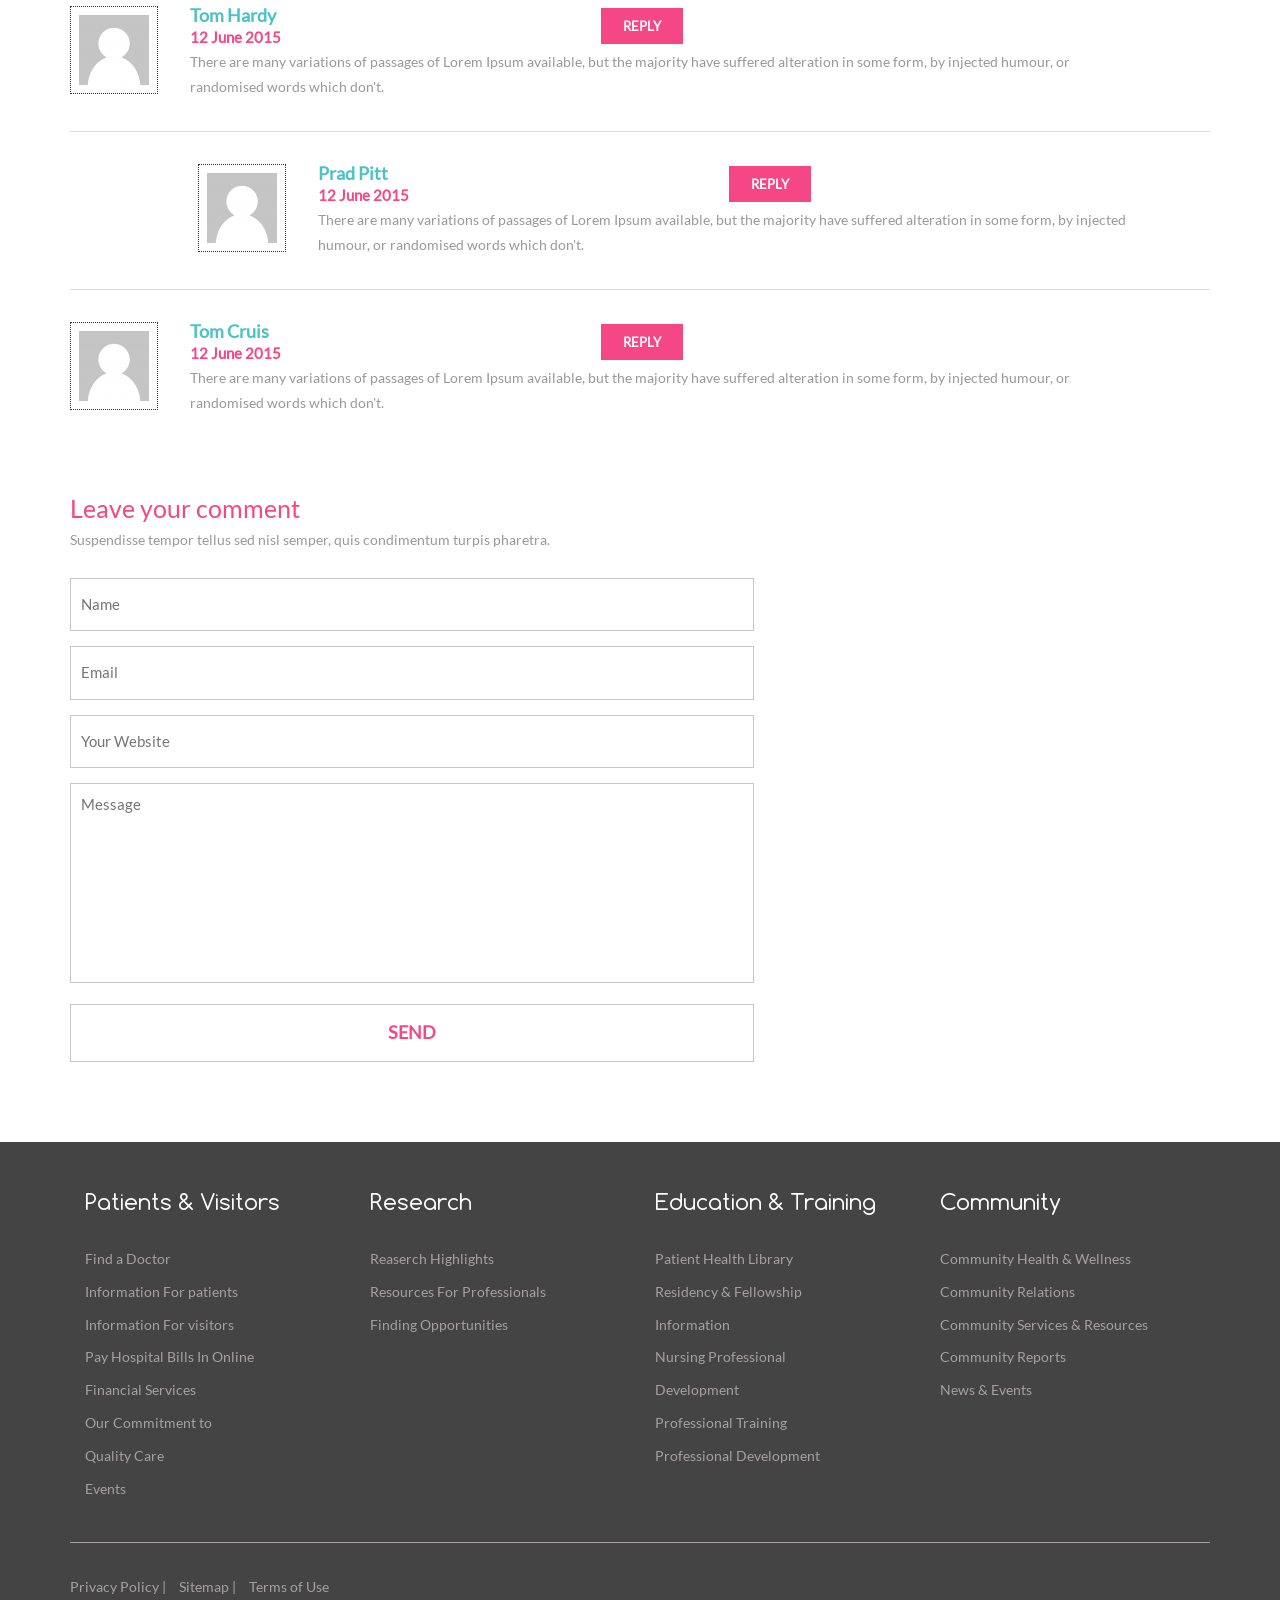
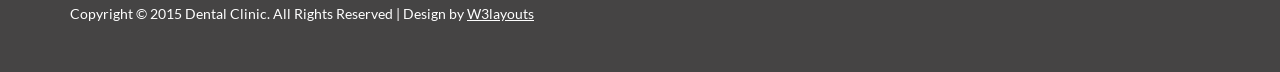
<file: ZavršniRad/Content/single.html>
<!--
Author: W3layouts
Author URL: http://w3layouts.com
License: Creative Commons Attribution 3.0 Unported
License URL: http://creativecommons.org/licenses/by/3.0/
-->
<!DOCTYPE html>
<html>
<head>
<title>Dental Clinic a Medical Hospital Category Flat Bootstarp Resposive Website Template | Single :: w3layouts</title>
<!-- for-mobile-apps -->
<meta name="viewport" content="width=device-width, initial-scale=1">
<meta http-equiv="Content-Type" content="text/html; charset=utf-8" />
<meta name="keywords" content="Dental Clinic Responsive web template, Bootstrap Web Templates, Flat Web Templates, Andriod Compatible web template, 
Smartphone Compatible web template, free webdesigns for Nokia, Samsung, LG, SonyErricsson, Motorola web design" />
<script type="application/x-javascript"> addEventListener("load", function() { setTimeout(hideURLbar, 0); }, false);
		function hideURLbar(){ window.scrollTo(0,1); } </script>
<!-- //for-mobile-apps -->
<link href="css/bootstrap.css" rel="stylesheet" type="text/css" media="all" />
<link href="css/style.css" rel="stylesheet" type="text/css" media="all" />
<!-- js -->
<script src="js/jquery-1.11.1.min.js"></script>
<!-- //js -->
<!-- start-smoth-scrolling -->
<script type="text/javascript" src="js/move-top.js"></script>
<script type="text/javascript" src="js/easing.js"></script>
<script type="text/javascript">
	jQuery(document).ready(function($) {
		$(".scroll").click(function(event){		
			event.preventDefault();
			$('html,body').animate({scrollTop:$(this.hash).offset().top},1000);
		});
	});
</script>
<!-- start-smoth-scrolling -->
</head>
	
<body>
<!-- header -->
	<div class="header">
		<div class="container">
			<div class="logo">
				<a href="index.html">Dental Clinic</a>
			</div>
			<div class="header-icons">
				<ul>
					<li><a href="#" class="facebook"> </a></li>
					<li><a href="#" class="twitter"> </a></li>
					<li><a href="#" class="in"> </a></li>
				</ul>
			</div>
			<div class="clearfix"> </div>
		</div>
	</div>
	<div class="header-bottom">
		<div class="container">
			<div class="header-bottom-right">
				<ul>
					<li class="mail"><a href="mailto:info@example.com">admin@youremail.com</a></li>
					<li class="phone"><span> </span></li>
					<li class="num">2460 898 898</li>
				</ul>
			</div>
			<div class="clearfix"> </div>
		</div>
	</div>
<!-- //header -->
<!-- banner1 -->
	<div class="banner1">
		<div class="container">
			<div class="banner-nav">
					<nav class="navbar navbar-default">
						<!-- Brand and toggle get grouped for better mobile display -->
						<div class="navbar-header">
						  <button type="button" class="navbar-toggle collapsed" data-toggle="collapse" data-target="#bs-example-navbar-collapse-1">
							<span class="sr-only">Toggle navigation</span>
							<span class="icon-bar"></span>
							<span class="icon-bar"></span>
							<span class="icon-bar"></span>
						  </button>
						</div>

						<!-- Collect the nav links, forms, and other content for toggling -->
						<div class="collapse navbar-collapse nav-wil" id="bs-example-navbar-collapse-1">
						 <ul class="nav navbar-nav">
							<li><a href="index.html">Home</a></li>
							<li><a href="about.html">About</a></li>
							<li><a href="services.html">Services</a></li>
							<li><a href="gallery.html">Gallery</a></li>
							<li><a href="cases.html">Cases</a></li>
							<li><a href="blog.html">Blog</a></li>
							<li><a href="contact.html">Contact Us</a></li>
						  </ul>
						   <form class="navbar-form navbar-left" role="search">
							<div class="form-group">
							  <input type="text" class="form-control" placeholder="Type your text here...">
							</div>
							<button type="submit" class="btn btn-default searc" aria-label="Left Align">
								<span> </span>
							</button>
						  </form>
						</div><!-- /.navbar-collapse -->
					</nav>
			</div>
		</div>
	</div>
<!-- //banner1 -->
<!-- single -->
	<div class="single">
	<div class="container">
		<div class="col-md-6 single-left">
			<h3>Nulla Quis lorum nisl tempus convallis quis ac lactus</h3>
			<p>Published on <span>June 24,2015</span></p>
			<img src="images/banner.jpg" alt=" " class="img-responsive" />
		</div>
		<div class="col-md-6 single-right">
			<h3>Curabitur aliquet quam id dui posuere blandit</h3>
			<p><span>There are many variations of passages of Lorem Ipsum available,
			but the majority have suffered alteration in some form, 
			by injected humour, or randomised words which don't look even slightly believable.
			If you are going to use a passage.
			Donec rutrum congue leo eget malesuada.Curabitur non nulla sit amet
			nisl tempus convallis quis ac lactus.Sed porttitor lactus nibh.Proin
			eget tortor risus.Nulla porttitor accumsan tincidunt.Nulla
			porttitoraccumsan tincidunt.
			Curabitur aliquet quam id dui posuere blandit.</span>
			<span>There are many variations of passages of Lorem Ipsum available,
			but the majority have suffered alteration in some form, by injected humour,
			or randomised words which don't look even slightly believable. If you are going
			to use a passage.Nulla Quis lorum nisl tempus convallis quis ac lactus.Sed porttitorlactus nibh
			eget tortor risus.Nulla porttitor accumsan tincidunt.</span></p>
		</div>
		<div class="clearfix"> </div>
		<p class="tortor">There are many variations of passages of Lorem Ipsum available,
			but the majority have suffered alteration in some form, by injected humour,
			or randomised words which don't look even slightly believable. If you are going
			to use a passage.Nulla Quis lorum nisl tempus convallis quis ac lactus.Sed porttitorlactus nibh
			eget tortor risus.Nulla porttitor accumsan tincidunt.</p>
		<div class="tags-cate">
			<div class="cat-grid">
				<h3><span>C</span>ategories</h3>
				<ul>
					<li><a href="#">Donec rutrum malesuada curabitur</a></li>
					<li><a href="#">Sed porttitorlactus nibh</a></li>
					<li><a href="#">Curabitur aliquet quam id dui posuere blandit</a></li>
					<li><a href="#">Nulla porttitoraccumsan tincidunt</a></li>
					<li><a href="#">which don't look even slightly believable</a></li>
					<li><a href="#">Sed porttitorlactus nibh</a></li>
				</ul>
			</div>
			<div class="cat-grid">
				<h3><span>A</span>rchieves</h3>
				<ul>
					<li><a href="#">Jan 24,2010.</a></li>
					<li><a href="#">Arl 15,2012.</a></li>
					<li><a href="#">Sep 24,2012.</a></li>
					<li><a href="#">May 24,2014.</a></li>
					<li><a href="#">Arl 15,2014.</a></li>
					<li><a href="#">March 24,2015.</a></li>
				</ul>
			</div>
			<div class="cat-grid">
				<h3><span>T</span>ags</h3>
				<div class="top-social-icons">
						<a href="#">Cards</a>
						<a href="#">Website</a>
						<a href="#">Icons</a>
					<div class="clearfix"> </div>
						<a href="#">Themeforest</a>
						<a href="#">Interfaces</a>
					<div class="clearfix"> </div>
						<a href="#">Inspiration</a>
					<div class="clearfix"> </div>
				</div>
			</div>
			<div class="clearfix"> </div>
		</div>
		<div class="three-com">
			<h3>3 Comment <span>on</span> <label>Donec volutpat ligula non dapibus volutpat</label></h3>
			<div class="tom-grid">
				<div class="tom">
					<img src="images/co.png" alt=" " />
				</div>
				<div class="tom-right">
					<div class="Hardy">
						<h4>Tom Hardy</h4>
						<p><label>12 June 2015</label></p>
					</div>
					<div class="reply">
						<a href="#">REPLY</a>
					</div>
					<div class="clearfix"> </div>
					<p class="lorem">There are many variations of passages of Lorem Ipsum available,
					but the majority have suffered alteration in some form, by injected humour, 
					or randomised words which don't.</p>
				</div>
				<div class="clearfix"> </div>
			</div>
			<div class="tom-grid humour">
				<div class="tom">
					<img src="images/co.png" alt=" " />
				</div>
				<div class="tom-right">
					<div class="Hardy">
						<h4>Prad Pitt</h4>
						<p><label>12 June 2015</label></p>
					</div>
					<div class="reply">
						<a href="#">REPLY</a>
					</div>
					<div class="clearfix"> </div>
					<p class="lorem">There are many variations of passages of Lorem Ipsum available,
					but the majority have suffered alteration in some form, by injected humour, 
					or randomised words which don't.</p>
				</div>
				<div class="clearfix"> </div>
			</div>
			<div class="tom-grid">
				<div class="tom">
					<img src="images/co.png" alt=" " />
				</div>
				<div class="tom-right">
					<div class="Hardy">
						<h4>Tom Cruis</h4>
						<p><label>12 June 2015</label></p>
					</div>
					<div class="reply">
						<a href="#">REPLY</a>
					</div>
					<div class="clearfix"> </div>
					<p class="lorem">There are many variations of passages of Lorem Ipsum available,
					but the majority have suffered alteration in some form, by injected humour, 
					or randomised words which don't.</p>
				</div>
				<div class="clearfix"> </div>
			</div>
		</div>
		<div class="leave-comment">
			<h3>Leave your comment</h3>
			<p>Suspendisse tempor tellus sed nisl semper, quis condimentum turpis pharetra.</p>
			<form>
				<input type="text" placeholder="Name" required=" ">			           					   
				<input type="text" placeholder="Email" required=" ">
				<input type="text" placeholder="Your Website" required=" ">
				<textarea placeholder="Message" required=" "></textarea>
				<input type="submit" value="SEND">
				<div class="clearfix"> </div>
			</form>
		</div>
	</div>
	</div>
<!-- //single -->
<!-- footer -->
	<div class="footer">
		<div class="container">
			<div class="footer-grids">
				<div class="col-md-3 footer-grid">
					<h3>patients & Visitors</h3>
					<ul>
						<li><a href="#">Find a Doctor</a></li>
						<li><a href="#">Information For patients</a></li>
						<li><a href="#">Information For visitors</a></li>
						<li><a href="#">Pay Hospital Bills In Online</a></li>
						<li><a href="#">Financial Services</a></li>
						<li><a href="#">Our Commitment to</a></li>
						<li><a href="#">Quality Care</a></li>
						<li><a href="#">Events</a></li>
					</ul>
				</div>
				<div class="col-md-3 footer-grid">
					<h3>research</h3>
					<ul>
						<li><a href="#">Reaserch Highlights</a></li>
						<li><a href="#">Resources For Professionals</a></li>
						<li><a href="#">Finding Opportunities</a></li>
					</ul>
				</div>
				<div class="col-md-3 footer-grid">
					<h3>education & Training</h3>
					<ul>
						<li><a href="#">Patient Health Library</a></li>
						<li><a href="#">Residency & Fellowship</a></li>
						<li><a href="#">Information</a></li>
						<li><a href="#">Nursing Professional</a></li>
						<li><a href="#">Development</a></li>
						<li><a href="#">Professional Training</a></li>
						<li><a href="#">Professional Development</a></li>
					</ul>
				</div>
				<div class="col-md-3 footer-grid">
					<h3>community</h3>
					<ul>
						<li><a href="#">Community Health & Wellness</a></li>
						<li><a href="#">Community Relations</a></li>
						<li><a href="#">Community Services & Resources</a></li>
						<li><a href="#">Community Reports</a></li>
						<li><a href="#">News & Events</a></li>
					</ul>
				</div>
				<div class="clearfix"> </div>
			</div>
			<div class="footer-grds">
				<ul>
					<li><a href="#">Privacy Policy |</a></li>
					<li><a href="contact.html">Sitemap |</a></li>
					<li><a href="#">Terms of Use</a></li>
				</ul>
				<p>Copyright © 2015 Dental Clinic. All Rights Reserved | Design by <a href="http://w3layouts.com/">W3layouts</a></p>
			</div>
		</div>
	</div>
<!-- //footer -->
<!-- here stars scrolling icon -->
	<script type="text/javascript">
									$(document).ready(function() {
										/*
										var defaults = {
								  			containerID: 'toTop', // fading element id
											containerHoverID: 'toTopHover', // fading element hover id
											scrollSpeed: 1200,
											easingType: 'linear' 
								 		};
										*/
										
										$().UItoTop({ easingType: 'easeOutQuart' });
										
									});
	</script>
<!-- //here ends scrolling icon -->
<!-- for bootstrap working -->
		<script src="js/bootstrap.js"> </script>
<!-- //for bootstrap working -->
</body>
</html>
</file>
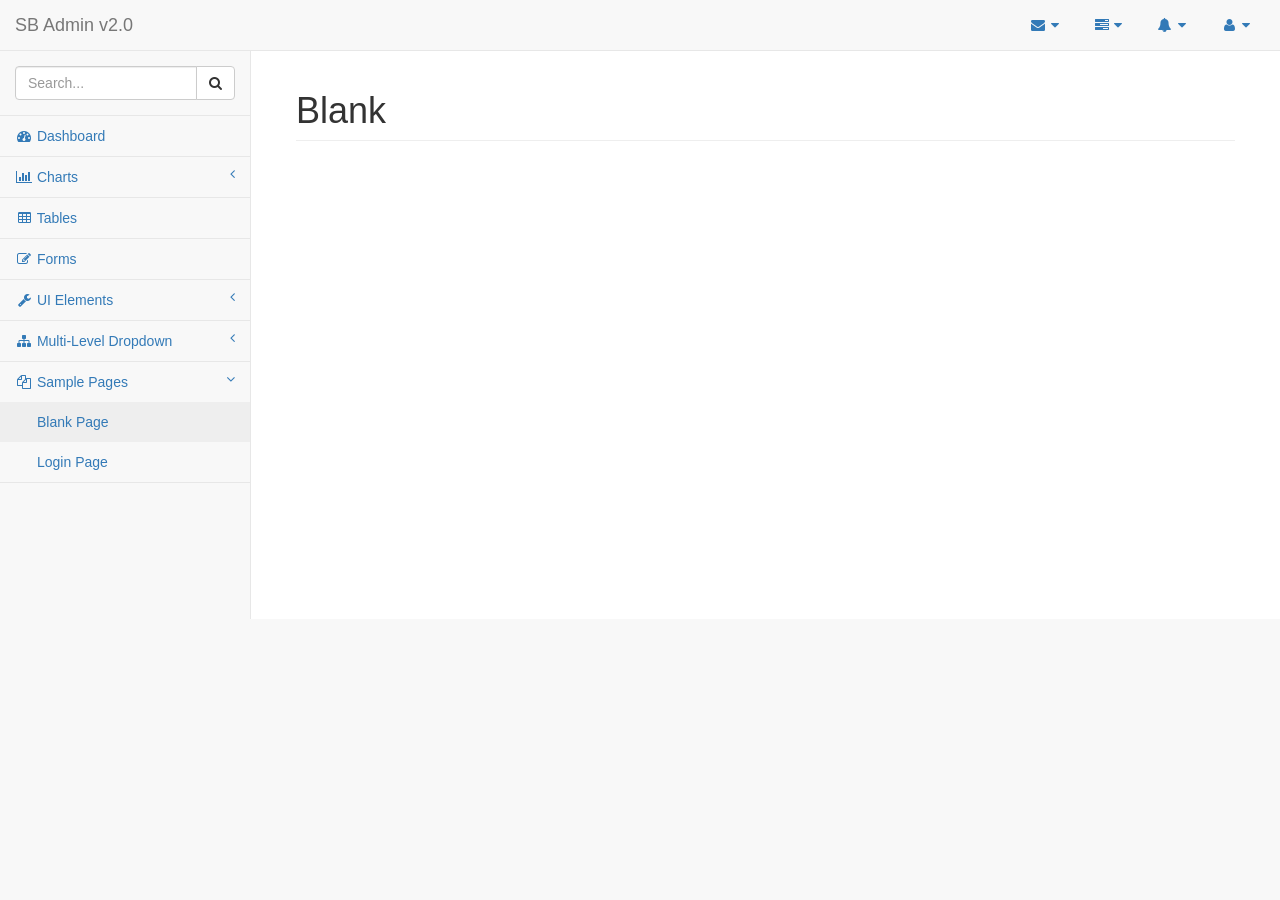
<file: ZavršniRad/Content/Admin/pages/blank.html>
<!DOCTYPE html>
<html lang="en">

<head>

    <meta charset="utf-8">
    <meta http-equiv="X-UA-Compatible" content="IE=edge">
    <meta name="viewport" content="width=device-width, initial-scale=1">
    <meta name="description" content="">
    <meta name="author" content="">

    <title>SB Admin 2 - Bootstrap Admin Theme</title>

    <!-- Bootstrap Core CSS -->
    <link href="../vendor/bootstrap/css/bootstrap.min.css" rel="stylesheet">

    <!-- MetisMenu CSS -->
    <link href="../vendor/metisMenu/metisMenu.min.css" rel="stylesheet">

    <!-- Custom CSS -->
    <link href="../dist/css/sb-admin-2.css" rel="stylesheet">

    <!-- Custom Fonts -->
    <link href="../vendor/font-awesome/css/font-awesome.min.css" rel="stylesheet" type="text/css">

    <!-- HTML5 Shim and Respond.js IE8 support of HTML5 elements and media queries -->
    <!-- WARNING: Respond.js doesn't work if you view the page via file:// -->
    <!--[if lt IE 9]>
        <script src="https://oss.maxcdn.com/libs/html5shiv/3.7.0/html5shiv.js"></script>
        <script src="https://oss.maxcdn.com/libs/respond.js/1.4.2/respond.min.js"></script>
    <![endif]-->

</head>

<body>

    <div id="wrapper">

        <!-- Navigation -->
        <nav class="navbar navbar-default navbar-static-top" role="navigation" style="margin-bottom: 0">
            <div class="navbar-header">
                <button type="button" class="navbar-toggle" data-toggle="collapse" data-target=".navbar-collapse">
                    <span class="sr-only">Toggle navigation</span>
                    <span class="icon-bar"></span>
                    <span class="icon-bar"></span>
                    <span class="icon-bar"></span>
                </button>
                <a class="navbar-brand" href="index.html">SB Admin v2.0</a>
            </div>
            <!-- /.navbar-header -->

            <ul class="nav navbar-top-links navbar-right">
                <li class="dropdown">
                    <a class="dropdown-toggle" data-toggle="dropdown" href="#">
                        <i class="fa fa-envelope fa-fw"></i> <i class="fa fa-caret-down"></i>
                    </a>
                    <ul class="dropdown-menu dropdown-messages">
                        <li>
                            <a href="#">
                                <div>
                                    <strong>John Smith</strong>
                                    <span class="pull-right text-muted">
                                        <em>Yesterday</em>
                                    </span>
                                </div>
                                <div>Lorem ipsum dolor sit amet, consectetur adipiscing elit. Pellentesque eleifend...</div>
                            </a>
                        </li>
                        <li class="divider"></li>
                        <li>
                            <a href="#">
                                <div>
                                    <strong>John Smith</strong>
                                    <span class="pull-right text-muted">
                                        <em>Yesterday</em>
                                    </span>
                                </div>
                                <div>Lorem ipsum dolor sit amet, consectetur adipiscing elit. Pellentesque eleifend...</div>
                            </a>
                        </li>
                        <li class="divider"></li>
                        <li>
                            <a href="#">
                                <div>
                                    <strong>John Smith</strong>
                                    <span class="pull-right text-muted">
                                        <em>Yesterday</em>
                                    </span>
                                </div>
                                <div>Lorem ipsum dolor sit amet, consectetur adipiscing elit. Pellentesque eleifend...</div>
                            </a>
                        </li>
                        <li class="divider"></li>
                        <li>
                            <a class="text-center" href="#">
                                <strong>Read All Messages</strong>
                                <i class="fa fa-angle-right"></i>
                            </a>
                        </li>
                    </ul>
                    <!-- /.dropdown-messages -->
                </li>
                <!-- /.dropdown -->
                <li class="dropdown">
                    <a class="dropdown-toggle" data-toggle="dropdown" href="#">
                        <i class="fa fa-tasks fa-fw"></i> <i class="fa fa-caret-down"></i>
                    </a>
                    <ul class="dropdown-menu dropdown-tasks">
                        <li>
                            <a href="#">
                                <div>
                                    <p>
                                        <strong>Task 1</strong>
                                        <span class="pull-right text-muted">40% Complete</span>
                                    </p>
                                    <div class="progress progress-striped active">
                                        <div class="progress-bar progress-bar-success" role="progressbar" aria-valuenow="40" aria-valuemin="0" aria-valuemax="100" style="width: 40%">
                                            <span class="sr-only">40% Complete (success)</span>
                                        </div>
                                    </div>
                                </div>
                            </a>
                        </li>
                        <li class="divider"></li>
                        <li>
                            <a href="#">
                                <div>
                                    <p>
                                        <strong>Task 2</strong>
                                        <span class="pull-right text-muted">20% Complete</span>
                                    </p>
                                    <div class="progress progress-striped active">
                                        <div class="progress-bar progress-bar-info" role="progressbar" aria-valuenow="20" aria-valuemin="0" aria-valuemax="100" style="width: 20%">
                                            <span class="sr-only">20% Complete</span>
                                        </div>
                                    </div>
                                </div>
                            </a>
                        </li>
                        <li class="divider"></li>
                        <li>
                            <a href="#">
                                <div>
                                    <p>
                                        <strong>Task 3</strong>
                                        <span class="pull-right text-muted">60% Complete</span>
                                    </p>
                                    <div class="progress progress-striped active">
                                        <div class="progress-bar progress-bar-warning" role="progressbar" aria-valuenow="60" aria-valuemin="0" aria-valuemax="100" style="width: 60%">
                                            <span class="sr-only">60% Complete (warning)</span>
                                        </div>
                                    </div>
                                </div>
                            </a>
                        </li>
                        <li class="divider"></li>
                        <li>
                            <a href="#">
                                <div>
                                    <p>
                                        <strong>Task 4</strong>
                                        <span class="pull-right text-muted">80% Complete</span>
                                    </p>
                                    <div class="progress progress-striped active">
                                        <div class="progress-bar progress-bar-danger" role="progressbar" aria-valuenow="80" aria-valuemin="0" aria-valuemax="100" style="width: 80%">
                                            <span class="sr-only">80% Complete (danger)</span>
                                        </div>
                                    </div>
                                </div>
                            </a>
                        </li>
                        <li class="divider"></li>
                        <li>
                            <a class="text-center" href="#">
                                <strong>See All Tasks</strong>
                                <i class="fa fa-angle-right"></i>
                            </a>
                        </li>
                    </ul>
                    <!-- /.dropdown-tasks -->
                </li>
                <!-- /.dropdown -->
                <li class="dropdown">
                    <a class="dropdown-toggle" data-toggle="dropdown" href="#">
                        <i class="fa fa-bell fa-fw"></i> <i class="fa fa-caret-down"></i>
                    </a>
                    <ul class="dropdown-menu dropdown-alerts">
                        <li>
                            <a href="#">
                                <div>
                                    <i class="fa fa-comment fa-fw"></i> New Comment
                                    <span class="pull-right text-muted small">4 minutes ago</span>
                                </div>
                            </a>
                        </li>
                        <li class="divider"></li>
                        <li>
                            <a href="#">
                                <div>
                                    <i class="fa fa-twitter fa-fw"></i> 3 New Followers
                                    <span class="pull-right text-muted small">12 minutes ago</span>
                                </div>
                            </a>
                        </li>
                        <li class="divider"></li>
                        <li>
                            <a href="#">
                                <div>
                                    <i class="fa fa-envelope fa-fw"></i> Message Sent
                                    <span class="pull-right text-muted small">4 minutes ago</span>
                                </div>
                            </a>
                        </li>
                        <li class="divider"></li>
                        <li>
                            <a href="#">
                                <div>
                                    <i class="fa fa-tasks fa-fw"></i> New Task
                                    <span class="pull-right text-muted small">4 minutes ago</span>
                                </div>
                            </a>
                        </li>
                        <li class="divider"></li>
                        <li>
                            <a href="#">
                                <div>
                                    <i class="fa fa-upload fa-fw"></i> Server Rebooted
                                    <span class="pull-right text-muted small">4 minutes ago</span>
                                </div>
                            </a>
                        </li>
                        <li class="divider"></li>
                        <li>
                            <a class="text-center" href="#">
                                <strong>See All Alerts</strong>
                                <i class="fa fa-angle-right"></i>
                            </a>
                        </li>
                    </ul>
                    <!-- /.dropdown-alerts -->
                </li>
                <!-- /.dropdown -->
                <li class="dropdown">
                    <a class="dropdown-toggle" data-toggle="dropdown" href="#">
                        <i class="fa fa-user fa-fw"></i> <i class="fa fa-caret-down"></i>
                    </a>
                    <ul class="dropdown-menu dropdown-user">
                        <li><a href="#"><i class="fa fa-user fa-fw"></i> User Profile</a>
                        </li>
                        <li><a href="#"><i class="fa fa-gear fa-fw"></i> Settings</a>
                        </li>
                        <li class="divider"></li>
                        <li><a href="login.html"><i class="fa fa-sign-out fa-fw"></i> Logout</a>
                        </li>
                    </ul>
                    <!-- /.dropdown-user -->
                </li>
                <!-- /.dropdown -->
            </ul>
            <!-- /.navbar-top-links -->

            <div class="navbar-default sidebar" role="navigation">
                <div class="sidebar-nav navbar-collapse">
                    <ul class="nav" id="side-menu">
                        <li class="sidebar-search">
                            <div class="input-group custom-search-form">
                                <input type="text" class="form-control" placeholder="Search...">
                                <span class="input-group-btn">
                                    <button class="btn btn-default" type="button">
                                        <i class="fa fa-search"></i>
                                    </button>
                                </span>
                            </div>
                            <!-- /input-group -->
                        </li>
                        <li>
                            <a href="index.html"><i class="fa fa-dashboard fa-fw"></i> Dashboard</a>
                        </li>
                        <li>
                            <a href="#"><i class="fa fa-bar-chart-o fa-fw"></i> Charts<span class="fa arrow"></span></a>
                            <ul class="nav nav-second-level">
                                <li>
                                    <a href="flot.html">Flot Charts</a>
                                </li>
                                <li>
                                    <a href="morris.html">Morris.js Charts</a>
                                </li>
                            </ul>
                            <!-- /.nav-second-level -->
                        </li>
                        <li>
                            <a href="tables.html"><i class="fa fa-table fa-fw"></i> Tables</a>
                        </li>
                        <li>
                            <a href="forms.html"><i class="fa fa-edit fa-fw"></i> Forms</a>
                        </li>
                        <li>
                            <a href="#"><i class="fa fa-wrench fa-fw"></i> UI Elements<span class="fa arrow"></span></a>
                            <ul class="nav nav-second-level">
                                <li>
                                    <a href="panels-wells.html">Panels and Wells</a>
                                </li>
                                <li>
                                    <a href="buttons.html">Buttons</a>
                                </li>
                                <li>
                                    <a href="notifications.html">Notifications</a>
                                </li>
                                <li>
                                    <a href="typography.html">Typography</a>
                                </li>
                                <li>
                                    <a href="icons.html"> Icons</a>
                                </li>
                                <li>
                                    <a href="grid.html">Grid</a>
                                </li>
                            </ul>
                            <!-- /.nav-second-level -->
                        </li>
                        <li>
                            <a href="#"><i class="fa fa-sitemap fa-fw"></i> Multi-Level Dropdown<span class="fa arrow"></span></a>
                            <ul class="nav nav-second-level">
                                <li>
                                    <a href="#">Second Level Item</a>
                                </li>
                                <li>
                                    <a href="#">Second Level Item</a>
                                </li>
                                <li>
                                    <a href="#">Third Level <span class="fa arrow"></span></a>
                                    <ul class="nav nav-third-level">
                                        <li>
                                            <a href="#">Third Level Item</a>
                                        </li>
                                        <li>
                                            <a href="#">Third Level Item</a>
                                        </li>
                                        <li>
                                            <a href="#">Third Level Item</a>
                                        </li>
                                        <li>
                                            <a href="#">Third Level Item</a>
                                        </li>
                                    </ul>
                                    <!-- /.nav-third-level -->
                                </li>
                            </ul>
                            <!-- /.nav-second-level -->
                        </li>
                        <li class="active">
                            <a href="#"><i class="fa fa-files-o fa-fw"></i> Sample Pages<span class="fa arrow"></span></a>
                            <ul class="nav nav-second-level">
                                <li>
                                    <a class="active" href="blank.html">Blank Page</a>
                                </li>
                                <li>
                                    <a href="login.html">Login Page</a>
                                </li>
                            </ul>
                            <!-- /.nav-second-level -->
                        </li>
                    </ul>
                </div>
                <!-- /.sidebar-collapse -->
            </div>
            <!-- /.navbar-static-side -->
        </nav>

        <!-- Page Content -->
        <div id="page-wrapper">
            <div class="container-fluid">
                <div class="row">
                    <div class="col-lg-12">
                        <h1 class="page-header">Blank</h1>
                    </div>
                    <!-- /.col-lg-12 -->
                </div>
                <!-- /.row -->
            </div>
            <!-- /.container-fluid -->
        </div>
        <!-- /#page-wrapper -->

    </div>
    <!-- /#wrapper -->

    <!-- jQuery -->
    <script src="../vendor/jquery/jquery.min.js"></script>

    <!-- Bootstrap Core JavaScript -->
    <script src="../vendor/bootstrap/js/bootstrap.min.js"></script>

    <!-- Metis Menu Plugin JavaScript -->
    <script src="../vendor/metisMenu/metisMenu.min.js"></script>

    <!-- Custom Theme JavaScript -->
    <script src="../dist/js/sb-admin-2.js"></script>

</body>

</html>
</file>
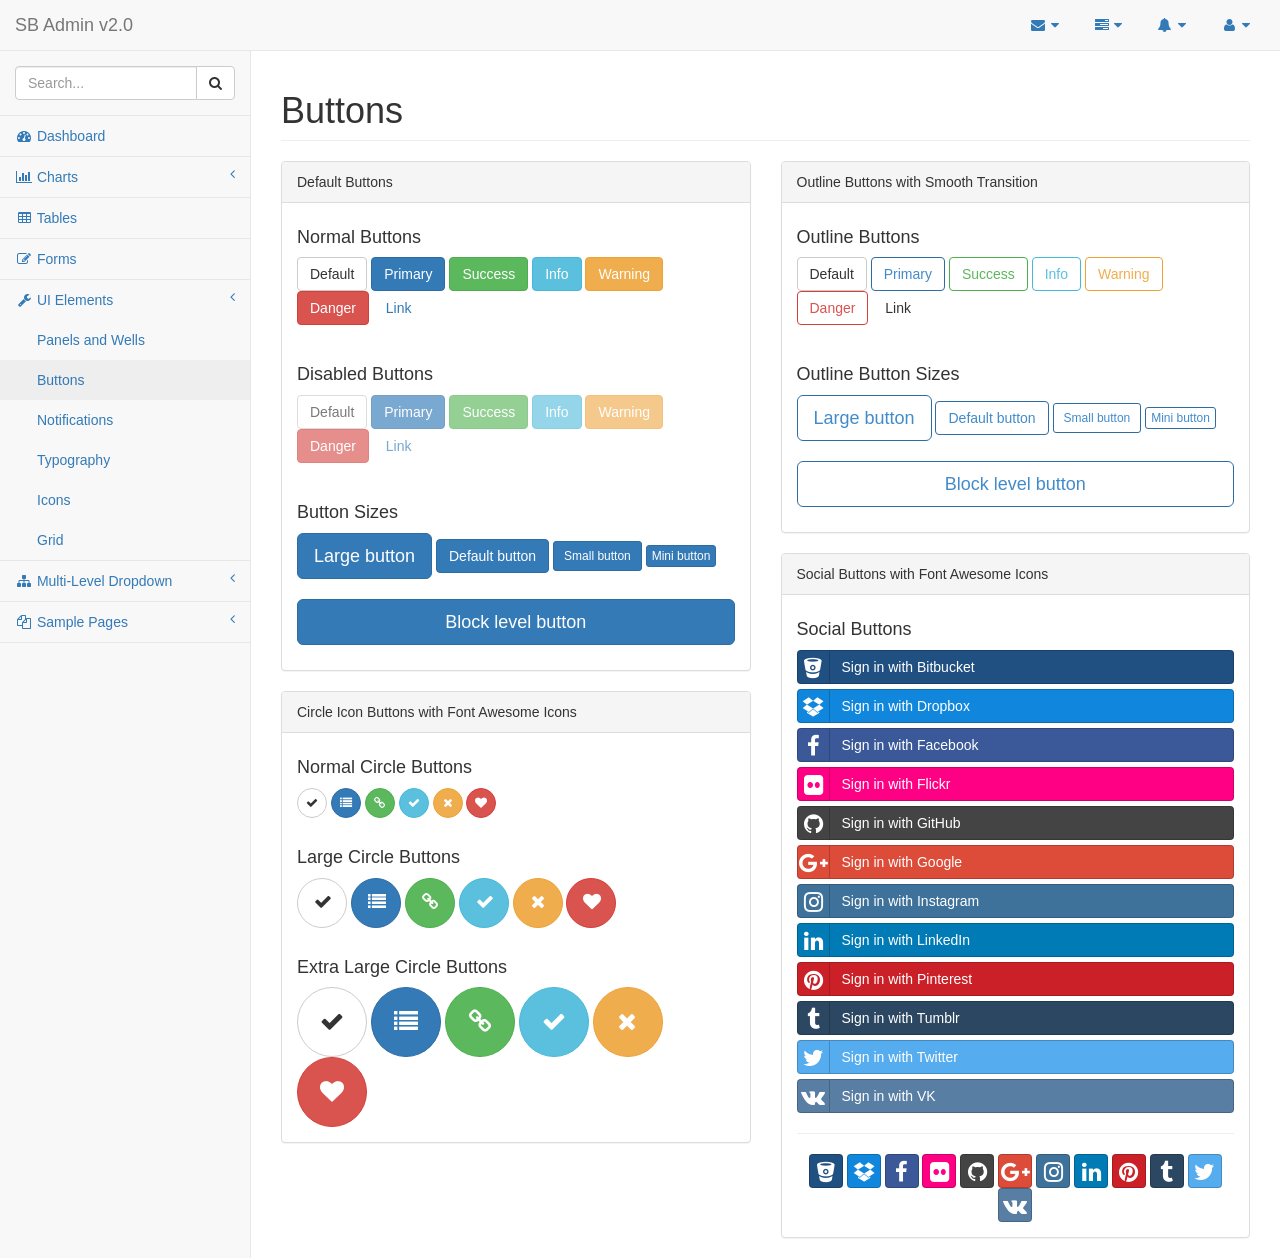
<file: ZavršniRad/Content/Admin/pages/buttons.html>
<!DOCTYPE html>
<html lang="en">

<head>

    <meta charset="utf-8">
    <meta http-equiv="X-UA-Compatible" content="IE=edge">
    <meta name="viewport" content="width=device-width, initial-scale=1">
    <meta name="description" content="">
    <meta name="author" content="">

    <title>SB Admin 2 - Bootstrap Admin Theme</title>

    <!-- Bootstrap Core CSS -->
    <link href="../vendor/bootstrap/css/bootstrap.min.css" rel="stylesheet">

    <!-- MetisMenu CSS -->
    <link href="../vendor/metisMenu/metisMenu.min.css" rel="stylesheet">

    <!-- Social Buttons CSS -->
    <link href="../vendor/bootstrap-social/bootstrap-social.css" rel="stylesheet">

    <!-- Custom CSS -->
    <link href="../dist/css/sb-admin-2.css" rel="stylesheet">

    <!-- Custom Fonts -->
    <link href="../vendor/font-awesome/css/font-awesome.min.css" rel="stylesheet" type="text/css">

    <!-- HTML5 Shim and Respond.js IE8 support of HTML5 elements and media queries -->
    <!-- WARNING: Respond.js doesn't work if you view the page via file:// -->
    <!--[if lt IE 9]>
        <script src="https://oss.maxcdn.com/libs/html5shiv/3.7.0/html5shiv.js"></script>
        <script src="https://oss.maxcdn.com/libs/respond.js/1.4.2/respond.min.js"></script>
    <![endif]-->

</head>

<body>

    <div id="wrapper">

        <!-- Navigation -->
        <nav class="navbar navbar-default navbar-static-top" role="navigation" style="margin-bottom: 0">
            <div class="navbar-header">
                <button type="button" class="navbar-toggle" data-toggle="collapse" data-target=".navbar-collapse">
                    <span class="sr-only">Toggle navigation</span>
                    <span class="icon-bar"></span>
                    <span class="icon-bar"></span>
                    <span class="icon-bar"></span>
                </button>
                <a class="navbar-brand" href="index.html">SB Admin v2.0</a>
            </div>
            <!-- /.navbar-header -->

            <ul class="nav navbar-top-links navbar-right">
                <li class="dropdown">
                    <a class="dropdown-toggle" data-toggle="dropdown" href="#">
                        <i class="fa fa-envelope fa-fw"></i> <i class="fa fa-caret-down"></i>
                    </a>
                    <ul class="dropdown-menu dropdown-messages">
                        <li>
                            <a href="#">
                                <div>
                                    <strong>John Smith</strong>
                                    <span class="pull-right text-muted">
                                        <em>Yesterday</em>
                                    </span>
                                </div>
                                <div>Lorem ipsum dolor sit amet, consectetur adipiscing elit. Pellentesque eleifend...</div>
                            </a>
                        </li>
                        <li class="divider"></li>
                        <li>
                            <a href="#">
                                <div>
                                    <strong>John Smith</strong>
                                    <span class="pull-right text-muted">
                                        <em>Yesterday</em>
                                    </span>
                                </div>
                                <div>Lorem ipsum dolor sit amet, consectetur adipiscing elit. Pellentesque eleifend...</div>
                            </a>
                        </li>
                        <li class="divider"></li>
                        <li>
                            <a href="#">
                                <div>
                                    <strong>John Smith</strong>
                                    <span class="pull-right text-muted">
                                        <em>Yesterday</em>
                                    </span>
                                </div>
                                <div>Lorem ipsum dolor sit amet, consectetur adipiscing elit. Pellentesque eleifend...</div>
                            </a>
                        </li>
                        <li class="divider"></li>
                        <li>
                            <a class="text-center" href="#">
                                <strong>Read All Messages</strong>
                                <i class="fa fa-angle-right"></i>
                            </a>
                        </li>
                    </ul>
                    <!-- /.dropdown-messages -->
                </li>
                <!-- /.dropdown -->
                <li class="dropdown">
                    <a class="dropdown-toggle" data-toggle="dropdown" href="#">
                        <i class="fa fa-tasks fa-fw"></i> <i class="fa fa-caret-down"></i>
                    </a>
                    <ul class="dropdown-menu dropdown-tasks">
                        <li>
                            <a href="#">
                                <div>
                                    <p>
                                        <strong>Task 1</strong>
                                        <span class="pull-right text-muted">40% Complete</span>
                                    </p>
                                    <div class="progress progress-striped active">
                                        <div class="progress-bar progress-bar-success" role="progressbar" aria-valuenow="40" aria-valuemin="0" aria-valuemax="100" style="width: 40%">
                                            <span class="sr-only">40% Complete (success)</span>
                                        </div>
                                    </div>
                                </div>
                            </a>
                        </li>
                        <li class="divider"></li>
                        <li>
                            <a href="#">
                                <div>
                                    <p>
                                        <strong>Task 2</strong>
                                        <span class="pull-right text-muted">20% Complete</span>
                                    </p>
                                    <div class="progress progress-striped active">
                                        <div class="progress-bar progress-bar-info" role="progressbar" aria-valuenow="20" aria-valuemin="0" aria-valuemax="100" style="width: 20%">
                                            <span class="sr-only">20% Complete</span>
                                        </div>
                                    </div>
                                </div>
                            </a>
                        </li>
                        <li class="divider"></li>
                        <li>
                            <a href="#">
                                <div>
                                    <p>
                                        <strong>Task 3</strong>
                                        <span class="pull-right text-muted">60% Complete</span>
                                    </p>
                                    <div class="progress progress-striped active">
                                        <div class="progress-bar progress-bar-warning" role="progressbar" aria-valuenow="60" aria-valuemin="0" aria-valuemax="100" style="width: 60%">
                                            <span class="sr-only">60% Complete (warning)</span>
                                        </div>
                                    </div>
                                </div>
                            </a>
                        </li>
                        <li class="divider"></li>
                        <li>
                            <a href="#">
                                <div>
                                    <p>
                                        <strong>Task 4</strong>
                                        <span class="pull-right text-muted">80% Complete</span>
                                    </p>
                                    <div class="progress progress-striped active">
                                        <div class="progress-bar progress-bar-danger" role="progressbar" aria-valuenow="80" aria-valuemin="0" aria-valuemax="100" style="width: 80%">
                                            <span class="sr-only">80% Complete (danger)</span>
                                        </div>
                                    </div>
                                </div>
                            </a>
                        </li>
                        <li class="divider"></li>
                        <li>
                            <a class="text-center" href="#">
                                <strong>See All Tasks</strong>
                                <i class="fa fa-angle-right"></i>
                            </a>
                        </li>
                    </ul>
                    <!-- /.dropdown-tasks -->
                </li>
                <!-- /.dropdown -->
                <li class="dropdown">
                    <a class="dropdown-toggle" data-toggle="dropdown" href="#">
                        <i class="fa fa-bell fa-fw"></i> <i class="fa fa-caret-down"></i>
                    </a>
                    <ul class="dropdown-menu dropdown-alerts">
                        <li>
                            <a href="#">
                                <div>
                                    <i class="fa fa-comment fa-fw"></i> New Comment
                                    <span class="pull-right text-muted small">4 minutes ago</span>
                                </div>
                            </a>
                        </li>
                        <li class="divider"></li>
                        <li>
                            <a href="#">
                                <div>
                                    <i class="fa fa-twitter fa-fw"></i> 3 New Followers
                                    <span class="pull-right text-muted small">12 minutes ago</span>
                                </div>
                            </a>
                        </li>
                        <li class="divider"></li>
                        <li>
                            <a href="#">
                                <div>
                                    <i class="fa fa-envelope fa-fw"></i> Message Sent
                                    <span class="pull-right text-muted small">4 minutes ago</span>
                                </div>
                            </a>
                        </li>
                        <li class="divider"></li>
                        <li>
                            <a href="#">
                                <div>
                                    <i class="fa fa-tasks fa-fw"></i> New Task
                                    <span class="pull-right text-muted small">4 minutes ago</span>
                                </div>
                            </a>
                        </li>
                        <li class="divider"></li>
                        <li>
                            <a href="#">
                                <div>
                                    <i class="fa fa-upload fa-fw"></i> Server Rebooted
                                    <span class="pull-right text-muted small">4 minutes ago</span>
                                </div>
                            </a>
                        </li>
                        <li class="divider"></li>
                        <li>
                            <a class="text-center" href="#">
                                <strong>See All Alerts</strong>
                                <i class="fa fa-angle-right"></i>
                            </a>
                        </li>
                    </ul>
                    <!-- /.dropdown-alerts -->
                </li>
                <!-- /.dropdown -->
                <li class="dropdown">
                    <a class="dropdown-toggle" data-toggle="dropdown" href="#">
                        <i class="fa fa-user fa-fw"></i> <i class="fa fa-caret-down"></i>
                    </a>
                    <ul class="dropdown-menu dropdown-user">
                        <li><a href="#"><i class="fa fa-user fa-fw"></i> User Profile</a>
                        </li>
                        <li><a href="#"><i class="fa fa-gear fa-fw"></i> Settings</a>
                        </li>
                        <li class="divider"></li>
                        <li><a href="login.html"><i class="fa fa-sign-out fa-fw"></i> Logout</a>
                        </li>
                    </ul>
                    <!-- /.dropdown-user -->
                </li>
                <!-- /.dropdown -->
            </ul>
            <!-- /.navbar-top-links -->

            <div class="navbar-default sidebar" role="navigation">
                <div class="sidebar-nav navbar-collapse">
                    <ul class="nav" id="side-menu">
                        <li class="sidebar-search">
                            <div class="input-group custom-search-form">
                                <input type="text" class="form-control" placeholder="Search...">
                                <span class="input-group-btn">
                                <button class="btn btn-default" type="button">
                                    <i class="fa fa-search"></i>
                                </button>
                            </span>
                            </div>
                            <!-- /input-group -->
                        </li>
                        <li>
                            <a href="index.html"><i class="fa fa-dashboard fa-fw"></i> Dashboard</a>
                        </li>
                        <li>
                            <a href="#"><i class="fa fa-bar-chart-o fa-fw"></i> Charts<span class="fa arrow"></span></a>
                            <ul class="nav nav-second-level">
                                <li>
                                    <a href="flot.html">Flot Charts</a>
                                </li>
                                <li>
                                    <a href="morris.html">Morris.js Charts</a>
                                </li>
                            </ul>
                            <!-- /.nav-second-level -->
                        </li>
                        <li>
                            <a href="tables.html"><i class="fa fa-table fa-fw"></i> Tables</a>
                        </li>
                        <li>
                            <a href="forms.html"><i class="fa fa-edit fa-fw"></i> Forms</a>
                        </li>
                        <li>
                            <a href="#"><i class="fa fa-wrench fa-fw"></i> UI Elements<span class="fa arrow"></span></a>
                            <ul class="nav nav-second-level">
                                <li>
                                    <a href="panels-wells.html">Panels and Wells</a>
                                </li>
                                <li>
                                    <a href="buttons.html">Buttons</a>
                                </li>
                                <li>
                                    <a href="notifications.html">Notifications</a>
                                </li>
                                <li>
                                    <a href="typography.html">Typography</a>
                                </li>
                                <li>
                                    <a href="icons.html"> Icons</a>
                                </li>
                                <li>
                                    <a href="grid.html">Grid</a>
                                </li>
                            </ul>
                            <!-- /.nav-second-level -->
                        </li>
                        <li>
                            <a href="#"><i class="fa fa-sitemap fa-fw"></i> Multi-Level Dropdown<span class="fa arrow"></span></a>
                            <ul class="nav nav-second-level">
                                <li>
                                    <a href="#">Second Level Item</a>
                                </li>
                                <li>
                                    <a href="#">Second Level Item</a>
                                </li>
                                <li>
                                    <a href="#">Third Level <span class="fa arrow"></span></a>
                                    <ul class="nav nav-third-level">
                                        <li>
                                            <a href="#">Third Level Item</a>
                                        </li>
                                        <li>
                                            <a href="#">Third Level Item</a>
                                        </li>
                                        <li>
                                            <a href="#">Third Level Item</a>
                                        </li>
                                        <li>
                                            <a href="#">Third Level Item</a>
                                        </li>
                                    </ul>
                                    <!-- /.nav-third-level -->
                                </li>
                            </ul>
                            <!-- /.nav-second-level -->
                        </li>
                        <li>
                            <a href="#"><i class="fa fa-files-o fa-fw"></i> Sample Pages<span class="fa arrow"></span></a>
                            <ul class="nav nav-second-level">
                                <li>
                                    <a href="blank.html">Blank Page</a>
                                </li>
                                <li>
                                    <a href="login.html">Login Page</a>
                                </li>
                            </ul>
                            <!-- /.nav-second-level -->
                        </li>
                    </ul>
                </div>
                <!-- /.sidebar-collapse -->
            </div>
            <!-- /.navbar-static-side -->
        </nav>

        <!-- Page Content -->
        <div id="page-wrapper">
            <div class="row">
                <div class="col-lg-12">
                    <h1 class="page-header">Buttons</h1>
                </div>
                <!-- /.col-lg-12 -->
            </div>
            <!-- /.row -->
            <div class="row">
                <div class="col-lg-6">
                    <div class="panel panel-default">
                        <div class="panel-heading">
                            Default Buttons
                        </div>
                        <!-- /.panel-heading -->
                        <div class="panel-body">
                            <h4>Normal Buttons</h4>
                            <p>
                                <button type="button" class="btn btn-default">Default</button>
                                <button type="button" class="btn btn-primary">Primary</button>
                                <button type="button" class="btn btn-success">Success</button>
                                <button type="button" class="btn btn-info">Info</button>
                                <button type="button" class="btn btn-warning">Warning</button>
                                <button type="button" class="btn btn-danger">Danger</button>
                                <button type="button" class="btn btn-link">Link</button>
                            </p>
                            <br>
                            <h4>Disabled Buttons</h4>
                            <p>
                                <button type="button" class="btn btn-default disabled">Default</button>
                                <button type="button" class="btn btn-primary disabled">Primary</button>
                                <button type="button" class="btn btn-success disabled">Success</button>
                                <button type="button" class="btn btn-info disabled">Info</button>
                                <button type="button" class="btn btn-warning disabled">Warning</button>
                                <button type="button" class="btn btn-danger disabled">Danger</button>
                                <button type="button" class="btn btn-link disabled">Link</button>
                            </p>
                            <br>
                            <h4>Button Sizes</h4>
                            <p>
                                <button type="button" class="btn btn-primary btn-lg">Large button</button>
                                <button type="button" class="btn btn-primary">Default button</button>
                                <button type="button" class="btn btn-primary btn-sm">Small button</button>
                                <button type="button" class="btn btn-primary btn-xs">Mini button</button>
                                <br>
                                <br>
                                <button type="button" class="btn btn-primary btn-lg btn-block">Block level button</button>
                            </p>
                        </div>
                        <!-- /.panel-body -->
                    </div>
                    <!-- /.panel -->
                    <div class="panel panel-default">
                        <div class="panel-heading">
                            Circle Icon Buttons with Font Awesome Icons
                        </div>
                        <!-- /.panel-heading -->
                        <div class="panel-body">
                            <h4>Normal Circle Buttons</h4>
                            <button type="button" class="btn btn-default btn-circle"><i class="fa fa-check"></i>
                            </button>
                            <button type="button" class="btn btn-primary btn-circle"><i class="fa fa-list"></i>
                            </button>
                            <button type="button" class="btn btn-success btn-circle"><i class="fa fa-link"></i>
                            </button>
                            <button type="button" class="btn btn-info btn-circle"><i class="fa fa-check"></i>
                            </button>
                            <button type="button" class="btn btn-warning btn-circle"><i class="fa fa-times"></i>
                            </button>
                            <button type="button" class="btn btn-danger btn-circle"><i class="fa fa-heart"></i>
                            </button>
                            <br>
                            <br>
                            <h4>Large Circle Buttons</h4>
                            <button type="button" class="btn btn-default btn-circle btn-lg"><i class="fa fa-check"></i>
                            </button>
                            <button type="button" class="btn btn-primary btn-circle btn-lg"><i class="fa fa-list"></i>
                            </button>
                            <button type="button" class="btn btn-success btn-circle btn-lg"><i class="fa fa-link"></i>
                            </button>
                            <button type="button" class="btn btn-info btn-circle btn-lg"><i class="fa fa-check"></i>
                            </button>
                            <button type="button" class="btn btn-warning btn-circle btn-lg"><i class="fa fa-times"></i>
                            </button>
                            <button type="button" class="btn btn-danger btn-circle btn-lg"><i class="fa fa-heart"></i>
                            </button>
                            <br>
                            <br>
                            <h4>Extra Large Circle Buttons</h4>
                            <button type="button" class="btn btn-default btn-circle btn-xl"><i class="fa fa-check"></i>
                            </button>
                            <button type="button" class="btn btn-primary btn-circle btn-xl"><i class="fa fa-list"></i>
                            </button>
                            <button type="button" class="btn btn-success btn-circle btn-xl"><i class="fa fa-link"></i>
                            </button>
                            <button type="button" class="btn btn-info btn-circle btn-xl"><i class="fa fa-check"></i>
                            </button>
                            <button type="button" class="btn btn-warning btn-circle btn-xl"><i class="fa fa-times"></i>
                            </button>
                            <button type="button" class="btn btn-danger btn-circle btn-xl"><i class="fa fa-heart"></i>
                            </button>
                        </div>
                        <!-- /.panel-body -->
                    </div>
                    <!-- /.panel -->
                </div>
                <!-- /.col-lg-6 -->
                <div class="col-lg-6">
                    <div class="panel panel-default">
                        <div class="panel-heading">
                            Outline Buttons with Smooth Transition
                        </div>
                        <!-- /.panel-heading -->
                        <div class="panel-body">
                            <h4>Outline Buttons</h4>
                            <p>
                                <button type="button" class="btn btn-outline btn-default">Default</button>
                                <button type="button" class="btn btn-outline btn-primary">Primary</button>
                                <button type="button" class="btn btn-outline btn-success">Success</button>
                                <button type="button" class="btn btn-outline btn-info">Info</button>
                                <button type="button" class="btn btn-outline btn-warning">Warning</button>
                                <button type="button" class="btn btn-outline btn-danger">Danger</button>
                                <button type="button" class="btn btn-outline btn-link">Link</button>
                            </p>
                            <br>
                            <h4>Outline Button Sizes</h4>
                            <p>
                                <button type="button" class="btn btn-outline btn-primary btn-lg">Large button</button>
                                <button type="button" class="btn btn-outline btn-primary">Default button</button>
                                <button type="button" class="btn btn-outline btn-primary btn-sm">Small button</button>
                                <button type="button" class="btn btn-outline btn-primary btn-xs">Mini button</button>
                                <br>
                                <br>
                                <button type="button" class="btn btn-outline btn-primary btn-lg btn-block">Block level button</button>
                            </p>
                        </div>
                        <!-- /.panel-body -->
                    </div>
                    <!-- /.panel -->
                    <div class="panel panel-default">
                        <div class="panel-heading">
                            Social Buttons with Font Awesome Icons
                        </div>
                        <!-- /.panel-heading -->
                        <div class="panel-body">
                            <h4>Social Buttons</h4>
                            <a class="btn btn-block btn-social btn-bitbucket">
                                <i class="fa fa-bitbucket"></i> Sign in with Bitbucket
                            </a>
                            <a class="btn btn-block btn-social btn-dropbox">
                                <i class="fa fa-dropbox"></i> Sign in with Dropbox
                            </a>
                            <a class="btn btn-block btn-social btn-facebook">
                                <i class="fa fa-facebook"></i> Sign in with Facebook
                            </a>
                            <a class="btn btn-block btn-social btn-flickr">
                                <i class="fa fa-flickr"></i> Sign in with Flickr
                            </a>
                            <a class="btn btn-block btn-social btn-github">
                                <i class="fa fa-github"></i> Sign in with GitHub
                            </a>
                            <a class="btn btn-block btn-social btn-google-plus">
                                <i class="fa fa-google-plus"></i> Sign in with Google
                            </a>
                            <a class="btn btn-block btn-social btn-instagram">
                                <i class="fa fa-instagram"></i> Sign in with Instagram
                            </a>
                            <a class="btn btn-block btn-social btn-linkedin">
                                <i class="fa fa-linkedin"></i> Sign in with LinkedIn
                            </a>
                            <a class="btn btn-block btn-social btn-pinterest">
                                <i class="fa fa-pinterest"></i> Sign in with Pinterest
                            </a>
                            <a class="btn btn-block btn-social btn-tumblr">
                                <i class="fa fa-tumblr"></i> Sign in with Tumblr
                            </a>
                            <a class="btn btn-block btn-social btn-twitter">
                                <i class="fa fa-twitter"></i> Sign in with Twitter
                            </a>
                            <a class="btn btn-block btn-social btn-vk">
                                <i class="fa fa-vk"></i> Sign in with VK
                            </a>

                            <hr>

                            <div class="text-center">
                                <a class="btn btn-social-icon btn-bitbucket"><i class="fa fa-bitbucket"></i></a>
                                <a class="btn btn-social-icon btn-dropbox"><i class="fa fa-dropbox"></i></a>
                                <a class="btn btn-social-icon btn-facebook"><i class="fa fa-facebook"></i></a>
                                <a class="btn btn-social-icon btn-flickr"><i class="fa fa-flickr"></i></a>
                                <a class="btn btn-social-icon btn-github"><i class="fa fa-github"></i></a>
                                <a class="btn btn-social-icon btn-google-plus"><i class="fa fa-google-plus"></i></a>
                                <a class="btn btn-social-icon btn-instagram"><i class="fa fa-instagram"></i></a>
                                <a class="btn btn-social-icon btn-linkedin"><i class="fa fa-linkedin"></i></a>
                                <a class="btn btn-social-icon btn-pinterest"><i class="fa fa-pinterest"></i></a>
                                <a class="btn btn-social-icon btn-tumblr"><i class="fa fa-tumblr"></i></a>
                                <a class="btn btn-social-icon btn-twitter"><i class="fa fa-twitter"></i></a>
                                <a class="btn btn-social-icon btn-vk"><i class="fa fa-vk"></i></a>
                            </div>
                        </div>
                        <!-- /.panel-body -->
                    </div>
                    <!-- /.panel -->
                </div>
                <!-- /.col-lg-6 -->
            </div>
            <!-- /.row -->
        </div>
        <!-- /#page-wrapper -->

    </div>
    <!-- /#wrapper -->

    <!-- jQuery -->
    <script src="../vendor/jquery/jquery.min.js"></script>

    <!-- Bootstrap Core JavaScript -->
    <script src="../vendor/bootstrap/js/bootstrap.min.js"></script>

    <!-- Metis Menu Plugin JavaScript -->
    <script src="../vendor/metisMenu/metisMenu.min.js"></script>

    <!-- Custom Theme JavaScript -->
    <script src="../dist/js/sb-admin-2.js"></script>

</body>

</html>
</file>
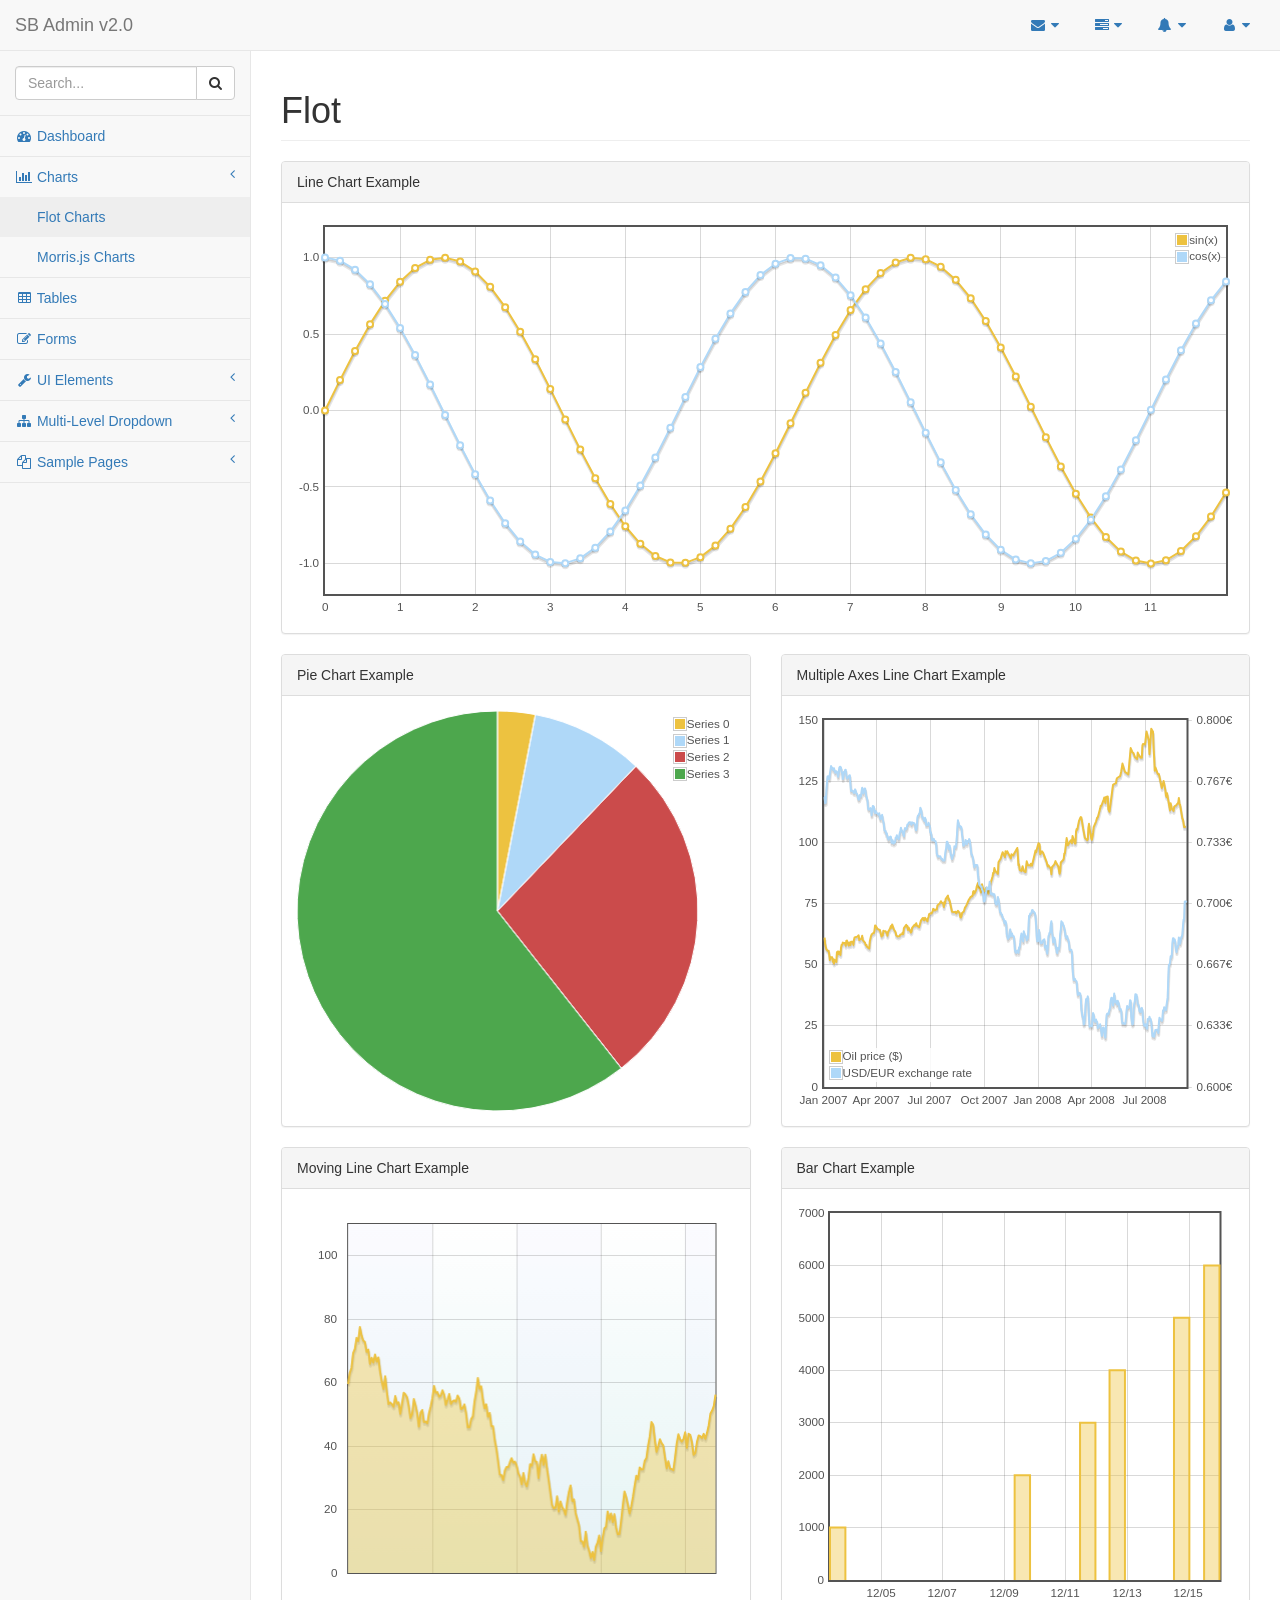
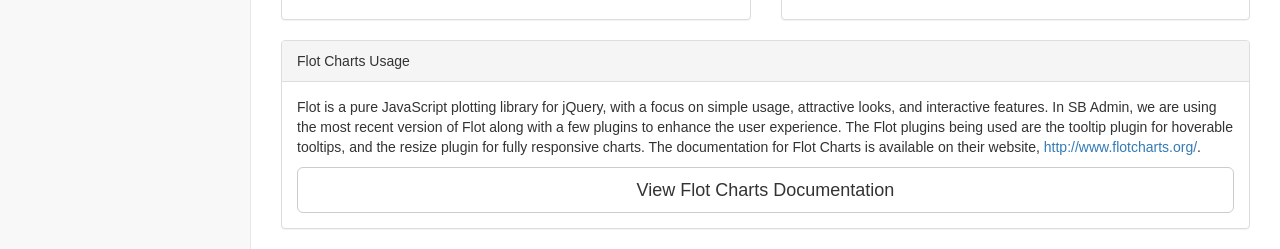
<file: ZavršniRad/Content/Admin/pages/flot.html>
<!DOCTYPE html>
<html lang="en">

<head>

    <meta charset="utf-8">
    <meta http-equiv="X-UA-Compatible" content="IE=edge">
    <meta name="viewport" content="width=device-width, initial-scale=1">
    <meta name="description" content="">
    <meta name="author" content="">

    <title>SB Admin 2 - Bootstrap Admin Theme</title>

    <!-- Bootstrap Core CSS -->
    <link href="../vendor/bootstrap/css/bootstrap.min.css" rel="stylesheet">

    <!-- MetisMenu CSS -->
    <link href="../vendor/metisMenu/metisMenu.min.css" rel="stylesheet">

    <!-- Custom CSS -->
    <link href="../dist/css/sb-admin-2.css" rel="stylesheet">

    <!-- Morris Charts CSS -->
    <link href="../vendor/morrisjs/morris.css" rel="stylesheet">

    <!-- Custom Fonts -->
    <link href="../vendor/font-awesome/css/font-awesome.min.css" rel="stylesheet" type="text/css">

    <!-- HTML5 Shim and Respond.js IE8 support of HTML5 elements and media queries -->
    <!-- WARNING: Respond.js doesn't work if you view the page via file:// -->
    <!--[if lt IE 9]>
        <script src="https://oss.maxcdn.com/libs/html5shiv/3.7.0/html5shiv.js"></script>
        <script src="https://oss.maxcdn.com/libs/respond.js/1.4.2/respond.min.js"></script>
    <![endif]-->

</head>

<body>

    <div id="wrapper">

        <!-- Navigation -->
        <nav class="navbar navbar-default navbar-static-top" role="navigation" style="margin-bottom: 0">
            <div class="navbar-header">
                <button type="button" class="navbar-toggle" data-toggle="collapse" data-target=".navbar-collapse">
                    <span class="sr-only">Toggle navigation</span>
                    <span class="icon-bar"></span>
                    <span class="icon-bar"></span>
                    <span class="icon-bar"></span>
                </button>
                <a class="navbar-brand" href="index.html">SB Admin v2.0</a>
            </div>
            <!-- /.navbar-header -->

            <ul class="nav navbar-top-links navbar-right">
                <li class="dropdown">
                    <a class="dropdown-toggle" data-toggle="dropdown" href="#">
                        <i class="fa fa-envelope fa-fw"></i> <i class="fa fa-caret-down"></i>
                    </a>
                    <ul class="dropdown-menu dropdown-messages">
                        <li>
                            <a href="#">
                                <div>
                                    <strong>John Smith</strong>
                                    <span class="pull-right text-muted">
                                        <em>Yesterday</em>
                                    </span>
                                </div>
                                <div>Lorem ipsum dolor sit amet, consectetur adipiscing elit. Pellentesque eleifend...</div>
                            </a>
                        </li>
                        <li class="divider"></li>
                        <li>
                            <a href="#">
                                <div>
                                    <strong>John Smith</strong>
                                    <span class="pull-right text-muted">
                                        <em>Yesterday</em>
                                    </span>
                                </div>
                                <div>Lorem ipsum dolor sit amet, consectetur adipiscing elit. Pellentesque eleifend...</div>
                            </a>
                        </li>
                        <li class="divider"></li>
                        <li>
                            <a href="#">
                                <div>
                                    <strong>John Smith</strong>
                                    <span class="pull-right text-muted">
                                        <em>Yesterday</em>
                                    </span>
                                </div>
                                <div>Lorem ipsum dolor sit amet, consectetur adipiscing elit. Pellentesque eleifend...</div>
                            </a>
                        </li>
                        <li class="divider"></li>
                        <li>
                            <a class="text-center" href="#">
                                <strong>Read All Messages</strong>
                                <i class="fa fa-angle-right"></i>
                            </a>
                        </li>
                    </ul>
                    <!-- /.dropdown-messages -->
                </li>
                <!-- /.dropdown -->
                <li class="dropdown">
                    <a class="dropdown-toggle" data-toggle="dropdown" href="#">
                        <i class="fa fa-tasks fa-fw"></i> <i class="fa fa-caret-down"></i>
                    </a>
                    <ul class="dropdown-menu dropdown-tasks">
                        <li>
                            <a href="#">
                                <div>
                                    <p>
                                        <strong>Task 1</strong>
                                        <span class="pull-right text-muted">40% Complete</span>
                                    </p>
                                    <div class="progress progress-striped active">
                                        <div class="progress-bar progress-bar-success" role="progressbar" aria-valuenow="40" aria-valuemin="0" aria-valuemax="100" style="width: 40%">
                                            <span class="sr-only">40% Complete (success)</span>
                                        </div>
                                    </div>
                                </div>
                            </a>
                        </li>
                        <li class="divider"></li>
                        <li>
                            <a href="#">
                                <div>
                                    <p>
                                        <strong>Task 2</strong>
                                        <span class="pull-right text-muted">20% Complete</span>
                                    </p>
                                    <div class="progress progress-striped active">
                                        <div class="progress-bar progress-bar-info" role="progressbar" aria-valuenow="20" aria-valuemin="0" aria-valuemax="100" style="width: 20%">
                                            <span class="sr-only">20% Complete</span>
                                        </div>
                                    </div>
                                </div>
                            </a>
                        </li>
                        <li class="divider"></li>
                        <li>
                            <a href="#">
                                <div>
                                    <p>
                                        <strong>Task 3</strong>
                                        <span class="pull-right text-muted">60% Complete</span>
                                    </p>
                                    <div class="progress progress-striped active">
                                        <div class="progress-bar progress-bar-warning" role="progressbar" aria-valuenow="60" aria-valuemin="0" aria-valuemax="100" style="width: 60%">
                                            <span class="sr-only">60% Complete (warning)</span>
                                        </div>
                                    </div>
                                </div>
                            </a>
                        </li>
                        <li class="divider"></li>
                        <li>
                            <a href="#">
                                <div>
                                    <p>
                                        <strong>Task 4</strong>
                                        <span class="pull-right text-muted">80% Complete</span>
                                    </p>
                                    <div class="progress progress-striped active">
                                        <div class="progress-bar progress-bar-danger" role="progressbar" aria-valuenow="80" aria-valuemin="0" aria-valuemax="100" style="width: 80%">
                                            <span class="sr-only">80% Complete (danger)</span>
                                        </div>
                                    </div>
                                </div>
                            </a>
                        </li>
                        <li class="divider"></li>
                        <li>
                            <a class="text-center" href="#">
                                <strong>See All Tasks</strong>
                                <i class="fa fa-angle-right"></i>
                            </a>
                        </li>
                    </ul>
                    <!-- /.dropdown-tasks -->
                </li>
                <!-- /.dropdown -->
                <li class="dropdown">
                    <a class="dropdown-toggle" data-toggle="dropdown" href="#">
                        <i class="fa fa-bell fa-fw"></i> <i class="fa fa-caret-down"></i>
                    </a>
                    <ul class="dropdown-menu dropdown-alerts">
                        <li>
                            <a href="#">
                                <div>
                                    <i class="fa fa-comment fa-fw"></i> New Comment
                                    <span class="pull-right text-muted small">4 minutes ago</span>
                                </div>
                            </a>
                        </li>
                        <li class="divider"></li>
                        <li>
                            <a href="#">
                                <div>
                                    <i class="fa fa-twitter fa-fw"></i> 3 New Followers
                                    <span class="pull-right text-muted small">12 minutes ago</span>
                                </div>
                            </a>
                        </li>
                        <li class="divider"></li>
                        <li>
                            <a href="#">
                                <div>
                                    <i class="fa fa-envelope fa-fw"></i> Message Sent
                                    <span class="pull-right text-muted small">4 minutes ago</span>
                                </div>
                            </a>
                        </li>
                        <li class="divider"></li>
                        <li>
                            <a href="#">
                                <div>
                                    <i class="fa fa-tasks fa-fw"></i> New Task
                                    <span class="pull-right text-muted small">4 minutes ago</span>
                                </div>
                            </a>
                        </li>
                        <li class="divider"></li>
                        <li>
                            <a href="#">
                                <div>
                                    <i class="fa fa-upload fa-fw"></i> Server Rebooted
                                    <span class="pull-right text-muted small">4 minutes ago</span>
                                </div>
                            </a>
                        </li>
                        <li class="divider"></li>
                        <li>
                            <a class="text-center" href="#">
                                <strong>See All Alerts</strong>
                                <i class="fa fa-angle-right"></i>
                            </a>
                        </li>
                    </ul>
                    <!-- /.dropdown-alerts -->
                </li>
                <!-- /.dropdown -->
                <li class="dropdown">
                    <a class="dropdown-toggle" data-toggle="dropdown" href="#">
                        <i class="fa fa-user fa-fw"></i> <i class="fa fa-caret-down"></i>
                    </a>
                    <ul class="dropdown-menu dropdown-user">
                        <li><a href="#"><i class="fa fa-user fa-fw"></i> User Profile</a>
                        </li>
                        <li><a href="#"><i class="fa fa-gear fa-fw"></i> Settings</a>
                        </li>
                        <li class="divider"></li>
                        <li><a href="login.html"><i class="fa fa-sign-out fa-fw"></i> Logout</a>
                        </li>
                    </ul>
                    <!-- /.dropdown-user -->
                </li>
                <!-- /.dropdown -->
            </ul>
            <!-- /.navbar-top-links -->

            <div class="navbar-default sidebar" role="navigation">
                <div class="sidebar-nav navbar-collapse">
                    <ul class="nav" id="side-menu">
                        <li class="sidebar-search">
                            <div class="input-group custom-search-form">
                                <input type="text" class="form-control" placeholder="Search...">
                                <span class="input-group-btn">
                                <button class="btn btn-default" type="button">
                                    <i class="fa fa-search"></i>
                                </button>
                            </span>
                            </div>
                            <!-- /input-group -->
                        </li>
                        <li>
                            <a href="index.html"><i class="fa fa-dashboard fa-fw"></i> Dashboard</a>
                        </li>
                        <li>
                            <a href="#"><i class="fa fa-bar-chart-o fa-fw"></i> Charts<span class="fa arrow"></span></a>
                            <ul class="nav nav-second-level">
                                <li>
                                    <a href="flot.html">Flot Charts</a>
                                </li>
                                <li>
                                    <a href="morris.html">Morris.js Charts</a>
                                </li>
                            </ul>
                            <!-- /.nav-second-level -->
                        </li>
                        <li>
                            <a href="tables.html"><i class="fa fa-table fa-fw"></i> Tables</a>
                        </li>
                        <li>
                            <a href="forms.html"><i class="fa fa-edit fa-fw"></i> Forms</a>
                        </li>
                        <li>
                            <a href="#"><i class="fa fa-wrench fa-fw"></i> UI Elements<span class="fa arrow"></span></a>
                            <ul class="nav nav-second-level">
                                <li>
                                    <a href="panels-wells.html">Panels and Wells</a>
                                </li>
                                <li>
                                    <a href="buttons.html">Buttons</a>
                                </li>
                                <li>
                                    <a href="notifications.html">Notifications</a>
                                </li>
                                <li>
                                    <a href="typography.html">Typography</a>
                                </li>
                                <li>
                                    <a href="icons.html"> Icons</a>
                                </li>
                                <li>
                                    <a href="grid.html">Grid</a>
                                </li>
                            </ul>
                            <!-- /.nav-second-level -->
                        </li>
                        <li>
                            <a href="#"><i class="fa fa-sitemap fa-fw"></i> Multi-Level Dropdown<span class="fa arrow"></span></a>
                            <ul class="nav nav-second-level">
                                <li>
                                    <a href="#">Second Level Item</a>
                                </li>
                                <li>
                                    <a href="#">Second Level Item</a>
                                </li>
                                <li>
                                    <a href="#">Third Level <span class="fa arrow"></span></a>
                                    <ul class="nav nav-third-level">
                                        <li>
                                            <a href="#">Third Level Item</a>
                                        </li>
                                        <li>
                                            <a href="#">Third Level Item</a>
                                        </li>
                                        <li>
                                            <a href="#">Third Level Item</a>
                                        </li>
                                        <li>
                                            <a href="#">Third Level Item</a>
                                        </li>
                                    </ul>
                                    <!-- /.nav-third-level -->
                                </li>
                            </ul>
                            <!-- /.nav-second-level -->
                        </li>
                        <li>
                            <a href="#"><i class="fa fa-files-o fa-fw"></i> Sample Pages<span class="fa arrow"></span></a>
                            <ul class="nav nav-second-level">
                                <li>
                                    <a href="blank.html">Blank Page</a>
                                </li>
                                <li>
                                    <a href="login.html">Login Page</a>
                                </li>
                            </ul>
                            <!-- /.nav-second-level -->
                        </li>
                    </ul>
                </div>
                <!-- /.sidebar-collapse -->
            </div>
            <!-- /.navbar-static-side -->
        </nav>

        <div id="page-wrapper">
            <div class="row">
                <div class="col-lg-12">
                    <h1 class="page-header">Flot</h1>
                </div>
                <!-- /.col-lg-12 -->
            </div>
            <!-- /.row -->
            <div class="row">
                <div class="col-lg-12">
                    <div class="panel panel-default">
                        <div class="panel-heading">
                            Line Chart Example
                        </div>
                        <!-- /.panel-heading -->
                        <div class="panel-body">
                            <div class="flot-chart">
                                <div class="flot-chart-content" id="flot-line-chart"></div>
                            </div>
                        </div>
                        <!-- /.panel-body -->
                    </div>
                    <!-- /.panel -->
                </div>
                <!-- /.col-lg-12 -->
                <div class="col-lg-6">
                    <div class="panel panel-default">
                        <div class="panel-heading">
                            Pie Chart Example
                        </div>
                        <!-- /.panel-heading -->
                        <div class="panel-body">
                            <div class="flot-chart">
                                <div class="flot-chart-content" id="flot-pie-chart"></div>
                            </div>
                        </div>
                        <!-- /.panel-body -->
                    </div>
                    <!-- /.panel -->
                </div>
                <!-- /.col-lg-6 -->
                <div class="col-lg-6">
                    <div class="panel panel-default">
                        <div class="panel-heading">
                            Multiple Axes Line Chart Example
                        </div>
                        <!-- /.panel-heading -->
                        <div class="panel-body">
                            <div class="flot-chart">
                                <div class="flot-chart-content" id="flot-line-chart-multi"></div>
                            </div>
                        </div>
                        <!-- /.panel-body -->
                    </div>
                    <!-- /.panel -->
                </div>
                <!-- /.col-lg-6 -->
                <div class="col-lg-6">
                    <div class="panel panel-default">
                        <div class="panel-heading">
                            Moving Line Chart Example
                        </div>
                        <!-- /.panel-heading -->
                        <div class="panel-body">
                            <div class="flot-chart">
                                <div class="flot-chart-content" id="flot-line-chart-moving"></div>
                            </div>
                        </div>
                        <!-- /.panel-body -->
                    </div>
                    <!-- /.panel -->
                </div>
                <!-- /.col-lg-6 -->
                <div class="col-lg-6">
                    <div class="panel panel-default">
                        <div class="panel-heading">
                            Bar Chart Example
                        </div>
                        <!-- /.panel-heading -->
                        <div class="panel-body">
                            <div class="flot-chart">
                                <div class="flot-chart-content" id="flot-bar-chart"></div>
                            </div>
                        </div>
                        <!-- /.panel-body -->
                    </div>
                    <!-- /.panel -->
                </div>
                <!-- /.col-lg-6 -->
                <div class="col-lg-12">
                    <div class="panel panel-default">
                        <div class="panel-heading">
                            Flot Charts Usage
                        </div>
                        <!-- /.panel-heading -->
                        <div class="panel-body">
                            <p>Flot is a pure JavaScript plotting library for jQuery, with a focus on simple usage, attractive looks, and interactive features. In SB Admin, we are using the most recent version of Flot along with a few plugins to enhance the user experience. The Flot plugins being used are the tooltip plugin for hoverable tooltips, and the resize plugin for fully responsive charts. The documentation for Flot Charts is available on their website, <a target="_blank" href="http://www.flotcharts.org/">http://www.flotcharts.org/</a>.</p>
                            <a target="_blank" class="btn btn-default btn-lg btn-block" href="http://www.flotcharts.org/">View Flot Charts Documentation</a>
                        </div>
                        <!-- /.panel-body -->
                    </div>
                    <!-- /.panel -->
                </div>
                <!-- /.col-lg-6 -->
            </div>
            <!-- /.row -->
        </div>
        <!-- /#page-wrapper -->

    </div>
    <!-- /#wrapper -->

    <!-- jQuery -->
    <script src="../vendor/jquery/jquery.min.js"></script>

    <!-- Bootstrap Core JavaScript -->
    <script src="../vendor/bootstrap/js/bootstrap.min.js"></script>

    <!-- Metis Menu Plugin JavaScript -->
    <script src="../vendor/metisMenu/metisMenu.min.js"></script>

    <!-- Flot Charts JavaScript -->
    <script src="../vendor/flot/excanvas.min.js"></script>
    <script src="../vendor/flot/jquery.flot.js"></script>
    <script src="../vendor/flot/jquery.flot.pie.js"></script>
    <script src="../vendor/flot/jquery.flot.resize.js"></script>
    <script src="../vendor/flot/jquery.flot.time.js"></script>
    <script src="../vendor/flot-tooltip/jquery.flot.tooltip.min.js"></script>
    <script src="../data/flot-data.js"></script>

    <!-- Custom Theme JavaScript -->
    <script src="../dist/js/sb-admin-2.js"></script>

</body>

</html>
</file>
<file: ZavršniRad/Content/css/style.css>
/*--
Author: W3layouts
Author URL: http://w3layouts.com
License: Creative Commons Attribution 3.0 Unported
License URL: http://creativecommons.org/licenses/by/3.0/
--*/
html, body{
    font-size: 100%;
	background:	#fff;
	font-family:Lato-Regular;
}
@font-face{
   font-family:Comfortaa-Regular;
	 src: url(../fonts/Comfortaa-Regular.ttf) format('truetype');
}
@font-face{
   font-family:Lato-Regular;
	 src: url(../fonts/Lato-Regular.ttf) format('truetype');
}
p{
	margin:0;
}
ul,label{
	margin:0;
	padding:0;
}
body a:hover{
	text-decoration:none;
}
/*-- header --*/ 
.header{
	padding:2em 0;
	background:#4cc2c4;
}
.logo{
	float:left;
}
.logo a{
	color: #fff;
	font-size: 2.5em;
	text-decoration: none;
	background: url(../images/logo-icon.png) no-repeat 0px 0px;
	display: block;
	padding: 0.4em 0 0 1.7em;
	font-weight: 600;
	font-family:Comfortaa-Regular;
}
.logo a:hover{
	color:#fff;
	text-decoration:none;
}
.header-icons{
	float:right;
}
.navbar-default .navbar-nav > li > a:hover, .navbar-default .navbar-nav > li > a:focus {
  color: #FD4E4E;
}
.header-icons ul{
	padding:0.5em 0 0;
	margin:0;
}
.header-icons ul li{
	display:inline-block;
	margin: 0 4px;
}
.header-icons ul li a.facebook{
	background: url(../images/img-sp.png) no-repeat -77px -7px;
	display: block;
	height: 55px;
	width: 52px;
}
.header-icons ul li a.facebook:hover{
	background: url(../images/img-sp.png) no-repeat -5px -7px;
	display: block;
}
.header-icons ul li a.twitter{
	background: url(../images/img-sp.png) no-repeat -77px -68px;
	display: block;
	height: 55px;
	width: 52px;
}
.header-icons ul li a.twitter:hover{
	background: url(../images/img-sp.png) no-repeat -5px -68px;
	display: block;
}
.header-icons ul li a.in{
	background: url(../images/img-sp.png) no-repeat -77px -128px;
	display: block;
	height: 55px;
	width: 52px;
}
.header-icons ul li a.in:hover{
	background: url(../images/img-sp.png) no-repeat -6px -128px;
	display: block;
}
.header-bottom{
	background:#fff;
}
.header-bottom-right{
	float:right;
}
.header-bottom-right ul{
	padding:0;
	margin:0;
}
.header-bottom-right ul li{
	display:inline-block;
	padding:0;
	float: left;
}
.header-bottom-right ul li{
	font-size:16px;
	color:#fff;
}
.header-bottom-right ul li a{
	color:#999;
}
.header-bottom-right ul li.num {
  font-size: 30px;
  background-color:#f54785;
  padding: 12px 29px;
}
li.phone span{
	background: url(../images/1.png) no-repeat 20px 24px #000;
	display: block;
	width: 55px;
	height: 66px;
}
.header-bottom-right ul li.mail{
	padding:22px 60px 22px 0;
}
li.mail a:hover {
  text-decoration: none;
  color: #F54785;
}
/*-- //header --*/
/*-- banner --*/
.navbar-default {
  border-color: #F8F8F8;
}
.banner{
	background:url(../images/banner.jpg) no-repeat 0px 0px;
	background-size:cover;
	-webkit-background-size:cover;
	-moz-background-size:cover;
	-ms-background-size:cover;
	-o-background-size:cover;
	min-height:800px;
}
.banner1{
	background:url(../images/banner.jpg) no-repeat 0px 0px;
	background-size:cover;
	-webkit-background-size:cover;
	-moz-background-size:cover;
	-ms-background-size:cover;
	-o-background-size:cover;
	min-height:150px;
}
.navbar {
  border-radius: 0px;
}
.navbar {
  border: 0px;
}
.banner-nav ul{
	padding:0;
	margin:0;
	font-family:Comfortaa-Regular;
}
.navbar-default .navbar-nav > .active > a, .navbar-default .navbar-nav > .active > a:hover, .navbar-default .navbar-nav > .active > a:focus {
  color: #fff;
  background-color:#F54785;
}
.navbar-collapse{
	padding:0;
}
.navbar-form {
	margin-left: 270px;
}
.banner-info{
	margin:10em 0 0;
	padding: 2em;
	background:rgba(76, 194, 196, 0.81);
	width: 60%;
}
.banner-info h1{
	font-size:33px;
	margin:0 0 1em;
	color:#fff;
	font-family:Comfortaa-Regular;
	text-transform:capitalize;
}
.banner-info p{
	color:#fff;
	font-size:14px;
	margin:0 0 2em;
	line-height: 1.8em;
}
.banner-info a{
	color:#F54785;
	font-size: 13px;
	text-decoration: none;
	font-family:Comfortaa-Regular;
	padding: 7px 20px;
	background: #fff;
}
.banner-info a:hover{
	color:#fff;
}
.searc span{
	background:url(../images/search.png) no-repeat -7px 2px;
	display:block;
	height:20px;
	width:20px;
}
/*------------------ Slider Part starts Here----------*/
#slider3,
#slider2,#slider4 {
  box-shadow: none;
  -moz-box-shadow: none;
  -webkit-box-shadow: none;
  margin: 0 auto;
}
.rslides_tabs {
  list-style: none;
  padding: 0;
  background: rgba(0,0,0,.25);
  box-shadow: 0 0 1px rgba(255,255,255,.3), inset 0 0 5px rgba(0,0,0,1.0);
  -moz-box-shadow: 0 0 1px rgba(255,255,255,.3), inset 0 0 5px rgba(0,0,0,1.0);
  -webkit-box-shadow: 0 0 1px rgba(255,255,255,.3), inset 0 0 5px rgba(0,0,0,1.0);
  font-size: 18px;
  list-style: none;
  margin: 0 auto 50px;
  max-width: 540px;
  padding: 10px 0;
  text-align: center;
  width: 100%;
}
.rslides_tabs li {
  display: inline;
  float: none;
  margin-right: 1px;
}
.rslides_tabs a {
  width: auto;
  line-height: 20px;
  padding: 9px 20px;
  height: auto;
  background: transparent;
  display: inline;
}
.rslides_tabs li:first-child {
  margin-left: 0;
}
.rslides_tabs .rslides_here a {
  background: rgba(255,255,255,.1);
  color: #fff;
  font-weight: bold;
}
.events {
  list-style: none;
}
.callbacks_container {
  position: relative;
  float: left;
  width: 100%;
}
.callbacks {
  position: relative;
  list-style: none;
  overflow: hidden;
  width: 100%;
  padding: 0;
  margin: 0;
}
.callbacks li {
  position: absolute;
  left: 0;
  top: 0;
}
.callbacks img {
  position: relative;
  z-index: 1;
  height: auto;
  border: 0;
}
.callbacks .caption {
	display: block;
	position: absolute;
	z-index: 2;
	font-size: 20px;
	text-shadow: none;
	color: #fff;
	left: 0;
	right: 0;
	padding: 10px 20px;
	margin: 0;
	max-width: none;
	top: 10%;
	text-align: center;
}
.callbacks_nav {
	position: absolute;
	-webkit-tap-highlight-color: rgba(0,0,0,0);
	    top: 57%;
		left: 2%;
		opacity: 0.7;
		z-index: 3;
		text-indent: -9999px;
		overflow: hidden;
		text-decoration: none;
		height: 65px;
	    width: 50px;
	    background: transparent url("../images/4.png") no-repeat 0px 0px;
}
.callbacks_nav:active {
	opacity: 1.0;
}
.callbacks_nav.next {
	left: auto;
	background:transparent url("../images/4.png") no-repeat -50px 0px;
	right:2%;
}
#slider3-pager a ,#slider2-pager a,#slider4-pager a{
  display: inline-block;
}
#slider3-pager span,#slider2-pager span,#slider4-pager span{
  float: left;
}
#slider3-pager span,#slider2-pager span,#slider4-pager span{
	width:100px;
	height:15px;
	background:#fff;
	display:inline-block;
	border-radius:30em;
	opacity:0.6;
}
#slider3-pager .rslides_here a ,#slider2-pager .rslides_here a,#slider4-pager .rslides_here a{
  background: #FFF;
  border-radius:30em;
  opacity:1;
}
#slider3-pager a ,#slider2-pager a,#slider4-pager a{
  padding: 0;
}
#slider3-pager li,#slider4-pager li,#slider2-pager li,{
	display:inline-block;
}
.rslides {
  position: relative;
  list-style: none;
  overflow: hidden;
  padding: 0;
  margin: 0;
  width:100%;
}
.rslides li {
  -webkit-backface-visibility: hidden;
  position: absolute;
  display: none;
  left:0%;
  top: 0;
  width:100%;
}
.rslides li{
  position: relative;
  display: block;
  float: none;
  width:100%;
}
.rslides img {
  display: block;
  height: auto;
  float: left;
  border: 0;
  width: 100%;
}
.callbacks_tabs{
	list-style: none;
	position: absolute;
	top:81.5%;
	z-index: 999;
	left: 43.3%;
	padding:0;
	margin: 0;
	border-radius: 5px;
}
.slider-top{
	text-align: center;
	padding:10em 0;
}
.slider-top h1{
	font-weight:700;
	font-size:48px;
	color:#010101;
}
.slider-top p{
	font-weight:400;
	font-size:20px;
	padding:1em 7em;
	color:#010101;
}
.slider-top ul.social-slide{
	display:inline-flex;
	margin: 0px;
	padding: 0px;
}
ul.social-slide li i{
	width:70px;
	height:74px;
	background:url(../images/backward.png)no-repeat;
	display: inline-block;
	margin:0px 15px;
}
ul.social-slide li i.win{
	background-position:-6px 0px;
}
ul.social-slide li i.android{
	background-position:-110px 0px;
}
ul.social-slide li i.mac{
	background-position:-215px 0px;
}
.callbacks_tabs li{
	display: inline-block;
	margin: 0;
}
@media screen and (max-width: 600px) {
  .callbacks_nav {
    top: 47%;
    }
}
/*----*/
.callbacks_tabs a{
 visibility: hidden;
}
.callbacks_tabs a:after {
  content: "\f111";
  font-size:0;
  font-family: FontAwesome;
  visibility: visible;
  display: block;
  height: 18px;
  width: 18px;
  margin: 0 10px;
  display: inline-block;
  background:#fff;
  border-radius: 25%;
}
.callbacks_here a:after{
	background:#F54785;
}
/*------------------ Slider Part ends Here----------*/
/* Shutter Out Horizontal */
.hvr-shutter-out-horizontal {
  display: inline-block;
  vertical-align: middle;
  -webkit-transform: translateZ(0);
  transform: translateZ(0);
  box-shadow: 0 0 1px rgba(0, 0, 0, 0);
  -webkit-backface-visibility: hidden;
  backface-visibility: hidden;
  -moz-osx-font-smoothing: grayscale;
  position: relative;
  background: #e1e1e1;
  -webkit-transition-property: color;
  transition-property: color;
  -webkit-transition-duration: 0.3s;
  transition-duration: 0.3s;
}
.hvr-shutter-out-horizontal:before {
  content: "";
  position: absolute;
  z-index: -1;
  top: 0;
  bottom: 0;
  left: 0;
  right: 0;
  background:#F54785;
  -webkit-transform: scaleX(0);
  transform: scaleX(0);
  -webkit-transform-origin: 50%;
  transform-origin: 50%;
  -webkit-transition-property: transform;
  transition-property: transform;
  -webkit-transition-duration: 0.3s;
  transition-duration: 0.3s;
  -webkit-transition-timing-function: ease-out;
  transition-timing-function: ease-out;
}
.hvr-shutter-out-horizontal:hover, .hvr-shutter-out-horizontal:focus, .hvr-shutter-out-horizontal:active {
  color: white;
}
.hvr-shutter-out-horizontal:hover:before, .hvr-shutter-out-horizontal:focus:before, .hvr-shutter-out-horizontal:active:before {
  -webkit-transform: scaleX(1);
  transform: scaleX(1);
}
.banner-bottom{
	position:relative;
}
.banner-bottom-grid-left{
	float:left;
	width:60%;
}
.banner-bottom-grid-right{
	position:absolute;
	top:-69%;
	right: 14%;
	width:28.8%;
}
.banner-bottom-grid-left-grid{
	float:left;
	width:25%;
}
.banner-bottom-grid-right-grid h3{
	font-size:25px;
	margin:0 0 1em;
	color:#fff;
	font-family:Comfortaa-Regular;
	text-transform:capitalize;
}
.banner-bottom-grid-right-grid p{
	color:#fff;
	font-size:14px;
	margin:0 0 2em;
	line-height: 1.8em;
}
.banner-bottom-grid-right-grid{
	background:rgba(76, 194, 196, 0.81);
	padding:2em;
}
.banner-bottom-grid-right-grid input[type="text"],.banner-bottom-grid-right-grid input[type="password"],.banner-bottom-grid-right-grid input[type="email"]{
	border:1px solid #f4f4f4;
	outline:none;
	padding:14px 10px;
	background:none;
	color:#fff;
	font-size:14px;
	width:100%;
}
.banner-bottom-grid-right-grid input[type="text"]{
	margin-bottom:1.5em;
}
.banner-bottom-grid-right-grid input[type="email"]{
	margin-bottom:2em;
}
.banner-bottom-grid-right-grid input[type="submit"]{
	background:#fff;
	font-size:15px;
	border:none;
	outline:none;
	color:#000;
	padding: 10px 0;
	width: 40%;
	font-family:Comfortaa-Regular;
	display:block;
	transition:.5s all;
	-webkit-transition:.5s all;
	-moz-transition:.5s all;
	-o-transition:.5s all;
	-ms-transition:.5s all;
}
.banner-bottom-grid-right-grid input[type="submit"]:hover{
	background-color:#F54785;
	color:#fff;
}
/*-- //banner --*/
/*-- banner-bottom-video --*/
.banner-bottom-video-grids{
	margin:5em 0;
}
.banner-bottom-video-grid-left{
	float:left;
	width:30%;
}
.banner-bottom-video-grid-right{
	float:right;
	width:65%;
}
.banner-bottom-video-grid-right h4{
	color:#F54785;
	font-size: 30px;
	margin: 0 0 1.5em;
	font-family:Comfortaa-Regular;
	text-transform: capitalize;
}
.panel-default > .panel-heading {
  color: #999;
  background:rgba(101, 197, 199, 0.25);
}
.panel-body {
  padding: 14px;
  color: #999;
  line-height: 1.8em;
  font-size: 14px;
}
.panel-title > a, .panel-title > small, .panel-title > .small, .panel-title > small > a, .panel-title > .small > a {
  color: #999;
  text-transform: capitalize;
  font-size: 17px;
  font-family:Comfortaa-Regular;
}
.panel-title a:hover {
  color: #F54785;
  text-decoration: none;
}
.banner-bottom-video-grid-rgt{
	float:left;
	width:47%;
}
.banner-bottom-video-grid-rgt:nth-child(3){
	margin-left:2em;
}
.banner-bottom-video-grid-rgt ul{
	padding:0 0 0 3em;
	margin:0;
}
.banner-bottom-video-grid-rgt ul li{
	margin:25px 0;
}
.banner-bottom-video-grid-rgt ul li:nth-child(1) {
  margin-top: 0;
}
.banner-bottom-video-grid-rgt ul li a{
	font-size: 16px;
	text-transform: capitalize;
	color:#000;
	text-decoration:none;
	transition:.5s all;
	-webkit-transition:.5s all;
	-moz-transition:.5s all;
	-o-transition:.5s all;
	-ms-transition:.5s all;
}
.banner-bottom-video-grid-rgt ul li a:hover{
	text-decoration:none;
	padding-left:.5em;
	color:#F54785;
}
.caption h3{
	font-size: 22px;
}
.caption h3,.featured-services-left h3,.featured-services-right h3 {
  color:#F54785;
  margin: 1em 0;
  font-family:Comfortaa-Regular;
  text-transform:capitalize;
}
.featured-services-left h3,.featured-services-right h3 {
	font-size:30px;
}	
.caption p,.featured-services-left p,.featured-services-right p{
	color:#999;
	font-size:14px;
	line-height:1.8em;
	margin:0 0 2em;
}
.atque {
  padding: 7px 20px;
  font-size: 13px;
  border-radius:0px !important;
  font-family:Comfortaa-Regular;
}
.btn-primary {
  background-color:#FA085E;
  border-color:#FA085E;
}
.btn-primary:hover, .btn-primary:focus, .btn-primary.focus, .btn-primary:active, .btn-primary.active, .open > .dropdown-toggle.btn-primary {
  background-color: #B31213;
  border-color:#FD4E4E;
}
.banner-bottom-video {
  background-color: #F7F7F7;
}
/*-- banner-bottom-video --*/
/*-- featured-services --*/
.featured-services{
	padding:5em 0;
}
.featured-services-left{
	float:left;
	width:70%;
}
.mfp-hide iframe{
	width:100%;
	min-height:500px;
}
.featured-services-left p{
	margin:1.5em 0 0;
}
.featured-services-right{
	float:right;
	width:27%;
	position:relative;
}
.featured-services-right h4{
	line-height: 1.5em;
	margin: 1em 0;
	color: #CD3133;
	font-size: 20px;
	text-transform: capitalize;
}
.text-date{
	position:absolute;
	top:13.4%;
	left: 0%;
	background-color:rgba(108, 204, 206, 0.9);
	padding: 1.5em;
}
.text-date p{
	font-size: 24px;
	color:#C00548;
	margin: 0 0 1em;
	text-transform: capitalize;
	line-height: 1.4em;
}
.text-date p span,.text-date h5 span{
	color:#fff;
	display:block;
}
.text-date h5{
	color:#fff;
	font-size:43px;
	margin:0;
}
.text-date h5 span{
	color:#C00548;
}
/*-- //featured-services --*/
/*-- view --*/
.view{
	padding:2em 0;
	background:#f4f4f4;
}
.view p{
	line-height:1.7em;
	font-size:18px;
	margin:0;
	color:#181717;
}
.view p span{
	color:#F50359;
}
.view-left{
	float:left;
	width:75%;
}
.view-right{
	float:right;
	width:20%;
	margin-top:1.5em;
}
/*-- //view --*/
/*-- map --*/
.map{
	position:relative;
	margin-bottom: -5px;
}
.map iframe{
	width:100%;
	min-height:500px;
}
/*-- //map --*/
/*-- footer --*/
.footer{
	padding:3em 0;
	background:#454444;
}
.footer-grid h3{
	font-size:22px;
	color:#fff;
	text-transform:capitalize;
	font-family:Comfortaa-Regular;
	margin:0 0 1.5em;
}
.footer-grid ul,.footer-grds ul{
	padding:0;
	margin:0;
}
.footer-grid ul li{
	list-style-type:none;
	margin:10px 0px;
}
.footer-grid ul li a,.footer-grds ul li a{
	font-size:14px;
	color:#A6A0A0;
	text-decoration:none;
}
.footer-grid ul li a:hover,.footer-grds ul li a:hover{
	color:#FDFCFC;
	text-decoration:none;
}
.footer-grids {
  padding-bottom: 2em;
  border-bottom: 1px solid #A6A0A0;
}
.footer-grds{
	padding-top:2em;
}
.footer-grds ul li{
	display:inline-block;
	margin-right:10px;
}
.footer-grds p{
	color:#fff;
	font-size:14px;
	margin:.5em 0 0;
}
.footer-grds p a{
	color:#fff;
	text-decoration:underline;
}
.footer-grds p a:hover{
	color:#B0ACAC;
}
/*-- //footer --*/
/*-- to-top --*/
#toTop {
	display: none;
	text-decoration: none;
	position: fixed;
	bottom:3%;
	right: 2%;
	overflow: hidden;
	z-index: 999; 
	width: 32px;
	height: 32px;
	border: none;
	text-indent: 100%;
	background: url("../images/arrow.png") no-repeat 0px 0px;
}
#toTopHover {
	width: 32px;
	height: 32px;
	display: block;
	overflow: hidden;
	float: right;
	opacity: 0;
	-moz-opacity: 0;
	filter: alpha(opacity=0);
}
/*-- //to-top --*/
/*-- contact --*/
.contact{
	padding:5em 0;
}
.contact-form-left p {
	color: #999;
	font-size: 14px;
	margin: 0 auto 1em;
	line-height: 1.7em;
}
.contact-form-left h5 {
	font-size: 18px;
	margin: 1.5em 0;
	color: #F54785;
	font-family:Comfortaa-Regular;
	text-transform: capitalize;
}
.contact-form-left a{
	color: #999;
	font-weight: 400;
	font-size: 15px;
	margin:0;
	text-decoration:none;
}
.contact-form-left a:hover{
	color:#f54785;
	text-decoration:none;
	transition:.5s all;
}
.contact input[type="text"] {
	display: inline-block;
	background: none;
	border:1px solid #9B9898;
	width: 31%;
	outline: none;
	font-size: 18px;
	color: #5b5b5b;
	font-weight: 500;
	padding: 10px 15px;
}
.contact input[type="email"] {
	display: inline-block;
	background: none;
	border:1px solid #9B9898;
	width: 32%;
	margin:0 .9em;
	outline: none;
	font-size: 18px;
	color: #5b5b5b;
	font-weight: 500;
	padding: 10px 15px;
}
.contact textarea {
	background: none;
	border:1px solid #9B9898;
	width: 100%;
	display: block;
	height: 150px;
	outline: none;
	font-size: 18px;
	color: #5b5b5b;
	font-weight: 500;
	resize: none;
	padding: 10px 15px;
	margin:1.5em 0 2.5em;
}
.contact input[type="submit"]{
	background: none;
	border:1px solid #9B9898;
	padding: .5em 0;
	width: 21%;
	font-size: 16px;
	color: black;
	font-weight: 500;
	letter-spacing: 1px;
	outline: none;
	transition: .5s all;
}
.contact input[type="submit"]:hover{
	color: #fff;
	background:#F54785;
	outline: none;
	border:1px solid #F54785;
}
.contact-form h3,.gallery h3,h3.ghj,.about h3,.services-grid h3,.services-overview h3,.blog h3{
	color: #F54785;
	font-size: 30px;
	margin: 0 0 2em;
	font-family:Comfortaa-Regular;
	text-transform: capitalize;
	text-align: center;
}
.contact-form-left h4,.contact-form-right h4{
	color: #F54785;
	margin: 0 0 1em;
	font-family:Comfortaa-Regular;
	text-transform: capitalize;
	font-size: 22px;
}	
/*-- contact --*/
/*-- gallery --*/
.gallery{
	padding:5em 0;
	background:#fff;
}
.gallery-grid{
	float:left;
	width:25%;
}
.gallery-grid1{
	float:left;
	width:12.5% !important;
}
.gal {
  min-height: 645px;
}
/*-- //gallery --*/
/*-- cases --*/
.cases{
	padding:5em 0 4em;
}
.headdings,.Buttons,.progress-bars,.alerts,.bread-crumbs,.pagenatin,.appearance,.distracted{
	padding:2em 0;
}
.bs-example h1,.bs-example hh2,.bs-example h3,.bs-example h4,.bs-example h5,.bs-example h6 {
  margin: 0 0 10px;
}
.table > thead > tr > th, .table > tbody > tr > th, .table > tfoot > tr > th, .table > thead > tr > td, .table > tbody > tr > td, .table > tfoot > tr > td {
  border-top: none !important;
}
/*-- //cases --*/
/*-- about --*/
.about {
	padding:5em 0;
	}
.about-grids-bottom{
	margin-top:2em;
	}
.about-us p{
	font-size: 14px;
	margin: 0;
	color: #777;
	line-height: 1.8em;
}
.about-us h4,.sub-new h4{
	color: #F54785;
	margin:0 0 1em;
	font-family:Comfortaa-Regular;
	text-transform: capitalize;
	font-size: 22px;
}
.subscribe{
	background: #F54785;
	padding: 5em 0;
	}
.sub-new {
	width: 75%;
	margin: 0 auto;
	}
.sub-new h4{
	color:#fff;
	margin:0 0 1.5em;
}
.sub-new input[type="text"]{
	border:1px solid #fff;
	outline:none;
	padding: 25px 10px 25px 55px;
	width:70%;
	font-size: 17px;
	background: url(../images/1.png) no-repeat 15px 15px;
	height: 20px;
	display: block;
	float: left;
	color: #fff;
	}
.sub-new input[type="submit"]{
	outline:none;
	background:#fff;
	border:none;
	color:#F54785;
	font-size:15px;
	float:left;
	margin-left:2em;
	padding: 15px 55px;
	transition:.5s all;
	-webkit-transition:.5s all;
	-moz-transition:.5s all;
	-ms-transition:.5s all;
	-o-transition:.5s all;
	}
.sub-new input[type="submit"]:hover{
	text-decoration:none;
	color:#fff;
	background:#BE0A4A;
	}
.img-bottom{
	position:absolute;
	top:82%;
	}
.img-bottom p{
	color:#fff;
	background:rgba(76, 194, 196, 0.82);
	font-size:14px;
	margin:0;
	padding: 1em 4em;
	}
/*-- //about --*/
/*-- services --*/
.services{
	padding:5em 0;
}
.services-grid h3{
	text-align:left;
}
.services-grd1-left span{
	background: no-repeat -178px -90px;
	display: block;
	height: 45px;
}
.services-grd1 h4{
	font-size: 18px;
	color: #F54785;
	margin: 0 0 0.8em;
	line-height: 1.5em;
}
.services-grd1 p{
	color:#999;
	line-height:1.8em;
	margin:0;
	font-size:14px;
}
.services-grd1-left1 span{
	background:/*url(../images/img-sp.png)*/ no-repeat -178px -141px;
	display: block;
	height: 45px;
}
.services-grd1-left2 span{
	background:/*url(../images/img-sp.png)*/ no-repeat -178px -189px;
	display: block;
	height: 45px;
}
.services-grd:nth-child(3),.services-overview-grids:nth-child(3){
	margin-top:2em;
}
.services-grd1-left3 span{
	background:/*url(../images/img-sp.png)*/ no-repeat -178px -232px;
	display: block;
	height: 45px;
}
.services-grd1-left4 span{
	background:/*url(../images/img-sp.png)*/ no-repeat -178px -280px;
	display: block;
	height: 45px;
}
.services-grd1-left5 span{
	background:/*url(../images/img-sp.png)*/ no-repeat -272px -86px;
	display: block;
	height: 45px;
}
.services-overview{
	margin:2em 0 0;
}
.services-overview h3{
	text-align:left;
}
.services-overview-gd{
	padding:1.2em;
	background:#f6f6f6;
}
.services-overview-gd h4{
	font-size: 20px;
	color: #F54785;
	margin: 0 0 0.8em;
	line-height: 1.5em;
	text-transform:capitalize;
}
.services-overview-gd p{
	color:#999;
	font-size:14px;
	margin:0;
	line-height: 1.8em;
}
/*-- //services --*/
/*-- blog --*/
.blog{
	padding:5em 0;
}
.blog-grid1{
	background:#f0f0f0;
}
.blog-grid1-info{
	padding:1em;
}
.blog-grid1:nth-child(1){
	margin-bottom:2em;
}
.soluta a{
	line-height: 1.2em;
	color:#F54785;
	font-size:17px;
	text-decoration:none;
}
.soluta a:hover{
	text-decoration:none;
	color: #000;
}
.soluta span{
	display:block;
	margin:1em 0;
	color:#4CC2C4;
	font-size:12px;
}
.blog-grid1 p{
	color:#999;
	font-size: 14px;
	margin: 1em 0;
	font-style: normal;
	line-height: 1.7em;
}
.red-mre{
	text-align: center;
}
.red-mre a{
	border: none;
	color:#4CC2C4;
	font-size: 15px;
	text-decoration: none;
}
.red-mre a:hover {
  text-decoration: none;
  color:#f54785;
}
ul.sint {
  margin: 3em 0 0;
}
/*-- //blog --*/
/*-- single --*/
.single{
	padding:5em 0;
	}
.single-left h3{
	color:#F54785;
	font-size: 20px;
	margin:0 0 1em;
	font-family:Comfortaa-Regular;
	}
.single-right {
  margin-top: 5em;
}
.single-left p{
	color: #565656;
	font-size: 15px;
	margin: 0 0 1em;
	font-style: italic;
	}
.single-left p span{
	font-size:18px;
	}
.single-right h3{
	color:#4CC2C4;
	margin:0 0 1em;
	font-size:20px;
	}
.single-right p{	
	color:#999;
	font-size:14px;
	line-height:1.8em;
	margin:0;
	}
.single-right p span{
	margin:1em 0 0;
	display:block;
	}
.single p.tortor{
	color:#999;
	font-size:14px;
	line-height:1.8em;
	margin: 1em 0 0;
	}
.single-right p label{
	color:#adadad;
	margin:0;
	}
.face-twi{
	margin:3em 0;
	}
.face-twi ul{
	padding:0;
	margin:0;
	}
.face-twi ul li{
	display:inline-block;
	}
.face-twi ul li a.face{
	background:url(../images/sp.png) no-repeat 0px 0px;
	display:block;
	height: 47px;
	width: 47px;
	}
.face-twi ul li a.twi{
	background:url(../images/sp.png) no-repeat -57px 0px;
	display:block;
	height: 47px;
	width: 47px;
	}
.face-twi ul li a.rs{
	background:url(../images/sp.png) no-repeat -115px 0px;
	display:block;
	height: 47px;
	width: 47px;
	}
.face-twi ul li a.in{
	background:url(../images/sp.png) no-repeat -183px 0px;
	display:block;
	height: 47px;
	width: 47px;
	}
.face-twi ul li a.dri{
	background:url(../images/sp.png) no-repeat -244px 0px;
	display:block;
	height: 47px;
	width: 47px;
	}
.tags-cate{
	padding:3em 0;
	border-top:1px dotted #adadad;
	border-bottom:1px dotted #adadad;
	margin:3em 0;
	}
.cat-grid{
	float:left;
	width:30%;
	text-align: center;
	}
.cat-grid:nth-child(2){
	margin:0 3em;
	}
.cat-grid h3{
	color: #F54785;
	font-size: 25px;
	margin:0;
	}
.cat-grid h3 span{
	font-size:25px;
	}
.cat-grid ul{
	padding:2em 0 0;
	margin:0;
	}
.cat-grid ul li{
	list-style-type:none;
	margin-top:1em;
	border:1px dotted #adadad;
	padding: .3em 0;
	  background-color: #EFEDEE;
	}
.cat-grid ul li a{
	color:rgba(122, 122, 118, 0.7);
	font-size:14px;
	}
.cat-grid ul li a:hover{
	text-decoration:none;
	color:rgba(245, 71, 133, 1);
	}
.top-social-icons {
	margin-top: 3em;
	}
.three-com h3{
	color:#343838;
	font-size:16px;
	margin:0;
	font-family:Comfortaa-Regular;
	font-style: normal;
	padding:2em 0;
	}
.three-com h3 span{
	color:#AFAFAF;
	font-size:15px;
	}
.three-com h3 label{
	color:#F54785;
	}
.tom-grid{
	padding:2em 0;
	border-bottom:1px solid #dddddd;
	width: 100%;
	}
.tom{
	float:left;
	border: 1px dotted;
	padding: .5em;
	}
.humour {
	padding-left: 8em;
	width: 100%;
	}
.tom-right{
	float:left;
	margin-left:2em;
	width:80%;
	}
.tom-right h4{
	color:#4CC2C4;
	font-size:18px;
	font-weight:600;
	font-style: normal;
	margin:0;
	}
.tom-right p label{
	color: #F54785;
	font-size: 15px;
	margin: 0;
	font-style: normal;
	}
.tom-right p.lorem{
	color:#999;
	font-size:14px;
	margin:0;
	line-height:1.8em;
	font-style: normal;
	}
.Hardy{
	float:left;
	}
.reply{
	float:left;
	margin-left:20em;
	margin-top: .5em;
	}
.reply a{
	padding: 10px 22px;
	color: #fff;
	font-size: 13px;
	font-weight: 600;
	background-color: #F54785;
	font-style: normal;
	transition:.5s all;
	-webkit-transition:.5s all;
	-moz-transition:.5s all;
	-o-transition:.5s all;
	-ms-transition:.5s all;
	}
.reply a:hover{
	color:#fff;
	text-decoration:none;
	background-color:#4CC2C4;
	}
.tom-grid:nth-child(4){
	border-bottom:none;
	}
.three-com{
	margin:3em 0;
	}
.leave-comment {
	  margin: 3em 0 0;
	}
.leave-comment h3{
	color:#F54785;
	margin:0;
	font-size:25px;
	font-style:normal;
	}
.leave-comment p{
	color:#999;
	font-size: 14px;
	margin: .5em 0 2em;
	font-style:normal;
	}
.leave-comment input[type="text"]{
	outline:none;
	font-size:15px;
	font-style:normal;
	background:none;
	padding: 15px 10px;
	}
.leave-comment input[type="text"]:nth-child(2){
	margin:1em 0;
	}
.leave-comment textarea,.leave-comment input[type="text"],.leave-comment input[type="submit"]{
	width:60%;
	border:1px solid #C8C7C7;
}
.leave-comment textarea{
	outline:none;
	font-size:15px;
	font-style:normal;
	background:none;
	padding:10px;
	resize:none;
	height:200px;
	margin:1em 0;
	}
.leave-comment input[type="submit"]{
	outline:none;
	font-size:18px;
	font-style:normal;
	background:none;
	padding:15px 0;
	font-weight: 600;
	color:#F54785;
	display:block;
	transition:.5s all;
	-webkit-transition:.5s all;
	-moz-transition:.5s all;
	-o-transition:.5s all;
	-ms-transition:.5s all;
	}
.leave-comment input[type="submit"]:hover{
	background:#F54785;
	color: #fff;
	border:1px solid #F54785;
	}
/*--------social simptip--------*/
.top-social-icons a:hover{
	background:#4CC2C4;
	color:#fff;
	text-decoration:none;
	}
.top-social-icons a{
  position: relative;
  display: inline-block;
  margin-right: 10px;
  margin-bottom: 10px;
  background: #EFEDEE;
  border: none;
  padding: 5px 11px;
  color: #999;
  font-size: 14px;
}
/*-- single --*/
/*-----start-responsive-design------*/
@media (max-width:1440px){
	.banner-bottom-grid-right {
	  right: 9.5%;
	  width: 32.4%;
	}
}
@media (max-width: 1366px){
	.banner-bottom-grid-right {
	  right: 7.2%;
	  width: 34.2%;
	}
}
@media (max-width: 1280px){
	.banner-info h1 {
		font-size: 30px;
	}
	.callbacks_tabs {
		top: 80.5%;
	}
	.banner-bottom-grid-right {
	  right: 4.3%;
	  width: 36.5%;
	}
	.featured-services-left h3, .featured-services-right h3,.banner-bottom-video-grid-right h4 {
	  font-size: 27px;
	}
	.text-date {
	  top: 12.4%;
	  padding: 1.43em;
	}
}
@media (max-width: 1024px){
	.navbar-form {
	  margin-left: 85px;
	}
	.header-bottom-right ul li.num {
	  font-size: 25px;
	  padding: 15px 29px;
	}
	li.phone span {
	  height: 65px;
	}
	.header-bottom-right ul li.mail {
	  padding: 22px 60px 0 0;
	}
	.banner-info {
	  margin: 6em 0 0;
	  width: 65%;
	}
	.banner-info h1 {
	  font-size: 28px;
	  margin: 0 0 .5em;
	}
	.callbacks_tabs {
	  top: 73.5%;
	}
	.banner {
	  min-height: 640px;
	}
	.banner-bottom-grid-right-grid {
	  padding: 1em;
	}
	.banner-bottom-grid-right {
	  right: 3.4%;
	  width: 37.2%;
	  top: -80.6%;
	}
	.banner-bottom-grid-right-grid input[type="submit"] {
		padding: 8px 0;
	}
	.banner-bottom-grid-right-grid h3,.featured-services-left h3, .featured-services-right h3, .banner-bottom-video-grid-right h4 {
		font-size: 23px;
	}
	.banner-bottom-grid-right-grid input[type="text"], .banner-bottom-grid-right-grid input[type="email"] {
		padding: 11px 10px;
	}
	.banner-bottom-video-grid-rgt ul {
		padding: 0 0 0 1em;
	}
	.banner-bottom-video-grid-rgt ul li a {
		font-size: 15px;
	}
	.banner-bottom-video-grid-rgt ul li {
	  margin: 20px 0;
	}
	.caption h3 {
	  font-size: 19px;
	}
	.banner-bottom-video-grid-left ul li {
		padding: 10px 30px;
	}
	.banner-bottom-video-grids {
	  margin: 4em 0;
	}
	.featured-services {
	  padding: 3em 0 4em;
	}
	.text-date p {
		font-size: 20px;
	}
	.text-date h5 {
		font-size: 35px;
	}
	.text-date {
	  top: 10.3%;
	  padding:1.3em;
	}
	.featured-services-right h4 {
	  margin: 1em 0 .5em;
	  font-size: 19px;
	}
	.mfp-hide iframe {
	  min-height: 450px;
	}
	.view p {
		font-size: 16px;
	}
	.footer-grid h3 {
		font-size: 20px;
	}
	.about,.services,.blog,.contact,.single,.gallery{
	  padding: 4em 0;
	}
	.contact-form h3, .gallery h3, h3.ghj, .about h3, .services-grid h3, .services-overview h3, .blog h3 {
	  font-size: 28px;
	  margin: 0 0 1.5em;
	}
	.img-bottom {
	  top: 77%;
	}
	.img-bottom p {
	  padding: 1em 3em;
	}
	.subscribe {
	  padding: 4em 0;
	}
	.sub-new input[type="text"] {
		width: 67%;
	}
	.services-grd1 h4 {
	  font-size: 16px;
	  margin: 0 0 0.5em;
	}
	.services-overview-gd h4 {
		font-size: 16px;
	}
	.cases {
	  padding: 3em 0;
	}
	.soluta a {
		font-size: 15px;
	}
	.contact-form-left h4, .contact-form-right h4 {
	  font-size: 20px;
	}
	.contact input[type="text"],.contact input[type="email"],.contact textarea {
		font-size: 15px;
	}
	.map iframe {
	  min-height: 390px;
	}
	.single-left h3 {
		font-size: 17px;
	}
	.single-left p span {
	  font-size: 14px;
	}
	.single-right h3 {
	  margin: 0;
	  font-size: 18px;
	}
	.single-right {
	  margin-top: 4em;
	}
	.cat-grid:nth-child(2) {
	  margin: 0 2em;
	}
	.cat-grid h3 {
		font-size: 21px;
	}
	.cat-grid ul {
		padding: 1em 0 0;
	}
	.top-social-icons {
	  margin-top: 2em;
	}
	.tags-cate {
	  padding: 2em 0;
	  margin: 2em 0 0;
	}
	.three-com {
	  margin: 0;
	}
	.tom-grid {
		padding: 1.5em 0;
	}
	.reply a {
	  padding: 7px 18px;
	  font-size: 12px;
	}
	.tom-right p label {
		font-size: 12px;
	}
	.tom-right h4 {
		font-size: 16px;
	}
	.leave-comment h3 {
		font-size: 23px;
	}
	.humour {
		padding-left: 6em !important;
	}
	.leave-comment textarea, .leave-comment input[type="text"], .leave-comment input[type="submit"] {
		width: 70%;
	}
	.panel-title > a, .panel-title > small, .panel-title > .small, .panel-title > small > a, .panel-title > .small > a {
		font-size: 15px;
	}
}
@media (max-width:768px){
	.navbar-form {
	  margin-left: 0;
	}
	.logo a {
	  font-size: 2em;
	  padding: 0.6em 0 0 2.2em;
	}
	.navbar-default .navbar-nav > li > a {
	  font-size: 13px;
	}
	.navbar-form {
		padding: 0;
	}
	.form-control,.btn {
	  padding: 6px;
	  font-size: 13px;
	}
	li.phone span {
	  height: 55px;
	  background: url(../images/1.png) no-repeat 20px 16px #000;
	}
	.header-bottom-right ul li.num {
	  font-size: 22px;
	  padding: 12px 29px;
	}
	.banner-info h1 {
		font-size: 23px;
	}
	.callbacks_tabs {
		left: 45.3%;
		top: 73.5%;
	}
	.banner-info {
	  margin: 13em 0 0;
	  width: 74%;
	}
	.banner {
	  min-height: 510px;
	}
	.banner-bottom-grid-left {
	  float: none;
	  width: 100%;
	}
	.banner-bottom-grid-right {
		right: 2%;
		width: 96%;
		top: 44.5%;
	}
	.banner-bottom {
	  padding-bottom: 21em;
	}
	.header-bottom-right ul li {
		font-size: 15px;
	}
	.banner-bottom-video-grid-left ul li {
	  padding: 6px 20px;
	}
	.banner-bottom-video-grid-left ul li a {
		font-size: 14px;
	}
	.banner-bottom-grid-right-grid h3, .featured-services-left h3, .featured-services-right h3, .banner-bottom-video-grid-right h4 {
	  font-size: 21px;
	}
	.caption h3 {
	  font-size: 14px;
	  margin: 1em 0 .5em;
	}
	.banner-bottom-video-grid-rgt:nth-child(3) {
	  margin-left: 1em;
	}
	.banner-bottom-video-grid-rgt ul li a {
	  font-size: 13px;
	}
	.banner-bottom-video-grids {
	  margin: 4em 0 3em;
	}
	.featured-services-left {
	  float: none;
	  width: 100%;
	}
	.featured-services-right {
	  float: none;
	  width: 100%;
	}
	.featured-services {
	  padding: 3em 0 1em;
	}
	.text-date {
	  top:8.3%;
	  padding: 3.3em;
	}
	.text-date p {
	  font-size: 26px;
	}
	.text-date h5 {
	  font-size: 44px;
	}
	.view p {
	  font-size: 14px;
	}
	.footer-grid {
	  float: left;
	  width: 50%;
	}
	.footer-grid:nth-child(2) {
		margin-bottom:12em;
	}
	.contact-form h3, .gallery h3, h3.ghj, .about h3, .services-grid h3, .services-overview h3, .blog h3 {
		font-size: 25px;
	}
	.about, .services, .blog, .contact, .single,.gallery {
	  padding: 3em 0;
	}
	.about-grid {
	  float: left;
	  width: 33.33%;
	}
	.img-bottom p {
	  padding: .59em 2em;
	}
	.about-us h4, .sub-new h4 {
	  margin: 0 0 .5em;
	  font-size: 18px;
	}
	.about-us:nth-child(2) {
	  margin: 2em 0;
	}
	.subscribe {
	  padding: 3em 0;
	}
	.sub-new {
		width: 90%;
	}
	.sub-new input[type="submit"] {
		padding: 15px 40px;
	}
	.services-grd1 {
	  float: left;
	  width: 33.33%;
	}
	.services-grd1-left,.services-grd1-left1,.services-grd1-left2,.services-grd1-left3,.services-grd1-left4,.services-grd1-left5 {
	  padding: 0 !important;
	}
	.services-grd1-left span {
		background: url(../images/img-sp.png) no-repeat -166px -90px;
	}
	.services-overview-grid {
	  float: left;
	  width: 33.33%;
	}
	.services-overview-gd h4 {
		margin: 0 0 0.3em;
	}
	.headdings {
	  padding: 0;
	}
	.label {
		font-size: 70%;
	}
	.pagenatin .col-md-6 {
	  float: left;
	  width: 50%;
	}
	.distracted {
	  padding: 0;
	}
	.blog-grid {
	  float: left;
	  width: 50%;
	}
	.soluta a {
	  font-size: 17px;
	}
	.single-right {
	  margin-top: 2em;
	}
	.contact-form-left {
	  margin-bottom: 2em;
	}
	.panel-title > a, .panel-title > small, .panel-title > .small, .panel-title > small > a, .panel-title > .small > a {
	  font-size: 14px;
	}
	.panel-body {
		padding: 9px;
	}
}
@media (max-width: 736px){
	.navbar-default .navbar-nav > li > a {
	  font-size: 13px;
	  text-align: center;
	}
	.navbar-form {
	  padding: 10px 40px 70px;
	}
	.form-control {
		width: 60%;
		float: left;
		margin: 0 2em 0 6em;
	}
	button.searc {
	  float: left;
	  width: 10%;
	}
	.navbar-form .form-group {
	  margin-bottom: 0;
	}
	.navbar-form {
	  margin:0 !important;
	  border-top:none;
		border-bottom:none;
	}
	.searc span {
	  background:url(../images/search.png) no-repeat 3px 0px;
	  width: 100%;
	}
}
@media (max-width:640px){
	.banner-info {
	  width: 95%;
	}
	.header {
		padding: 1.5em 0;
	}
	.header-icons ul {
		padding: 0.8em 0 0;
	}
	.callbacks_tabs {
	  left: 57.3%;
	  top: 82.5%;
	}
	.banner-bottom-grid-right {
	  right: 2.5%;
	  width: 95%;
	  top: 38.7%;
	}
	.banner-bottom {
	  padding-bottom: 23em;
	}
	.banner-bottom-video-grids {
	  margin: 3em 0 2em;
	}
	.banner-bottom-video-grid-left {
	  float: none;
	  width: 100%;
	  margin-bottom: 1em;
	}
	.banner-bottom-video-grid-right {
	  float: none;
	  width: 100%;
	}
	.banner1 {
	  min-height: 90px;
	}
	.about-grid {
	  float: none;
	  width: 100%;
	}
	.about-grid:nth-child(2) {
	  margin: 2em 0;
	}
	.img-bottom {
	  top: 87.6%;
	}
	.sub-new input[type="text"] {
	  padding: 22px 10px 22px 55px;
	  font-size: 15px;
	  background: url(../images/1.png) no-repeat 13px 11px;
	}
	.sub-new h4 {
	  margin: 0 0 1.5em;
	}
	.sub-new input[type="submit"] {
	  padding: 13px 28px;
	  font-size:14px;
	}
	.services-grd1 {
	  float: none;
	  width: 100%;
	}
	.services-grd1-left,.services-grd1-left1,.services-grd1-left2,.services-grd1-left3,.services-grd1-left4,
	.services-grd1-left5{
		width: 10%;
	}
	.services-grd1 p {
		margin: 0 0 2em;
	}
	.services-grd:nth-child(3){
	  margin-top: 0;
	}
	.services-overview-gd h4 {
	  font-size: 15px;
	}
	.services-overview-gd {
		padding: 0.8em;
	}
	.label {
	  font-size: 58%;
	}
	.pagenatin .col-md-6 {
	  float: none;
	  width: 100%;
	}
	.well {
		font-size: 14px;
	}
	.cat-grid {
	  float: none;
	  width: 100%;
	}
	.cat-grid:nth-child(2) {
	  margin: 2em 0;
	}
	.tom {
		width: 15%;
	}
	.tom-right {
	  margin-left: 1.5em;
	  width: 75%;
	}
	.reply {
		margin-left: 11em;
	}
	.humour {
	  padding-left: 3em !important;
	}
	.tom img {
	  width: 100%;
	}
	.leave-comment input[type="text"] {
	  font-size: 14px;
	  padding: 12px 10px;
	}
	.leave-comment textarea, .leave-comment input[type="text"], .leave-comment input[type="submit"] {
	  width: 90%;
	}
	.leave-comment input[type="submit"] {
	  font-size: 16px;
	  padding: 11px 0;
	}
}
@media (max-width:480px){
	.logo a {
		font-size: 1.8em;
		padding: 0.3em 0 0 1.7em;
		background-size: 20%;
	}
	.header-icons ul {
	  padding: 0;
	}
	.header-bottom-right {
	  float: none;
	  width: 100%;
	}
	.header-bottom-right ul li.num {
	  padding: 12px 36px;
	}
	.header-bottom-right ul li.mail {
	  padding: 17px 20px 0 0;
	}
	.form-control {
	  margin: 0 1em 0 3em;
	}
	.searc span {
		background: url(../images/search.png) no-repeat -6px 0px;
	}
	.banner {
	  min-height: 364px;
	}
	.banner-info h1 {
	  font-size: 20px;
	}
	.banner-info p {
		font-size: 13px;
	}
	.callbacks_tabs a:after {
	  height: 13px;
	  width: 13px;
	  margin: 0 5px;
	}
	.banner-info {
	  width: 100%;
	  margin: 6.5em 0 0;
	  padding: 1em;
	}
	.banner-bottom-grid-right-grid input[type="text"], .banner-bottom-grid-right-grid input[type="email"] {
	  padding: 8px 10px;
	  font-size:13px;
	}
	.callbacks_tabs {
	  left: 68.3%;
	  top: 77.5%;
	}
	.banner-bottom-grid-right {
	  right: 3%;
	  width: 94%;
	  top: 31.7%;
	}
	.banner-bottom-video-grid-left {
	  margin-bottom: 2em;
	}
	.banner-bottom-video-grids {
	  margin: 2em 0 1em;
	}
	.banner-bottom-grid-right-grid h3, .featured-services-left h3, .featured-services-right h3, .banner-bottom-video-grid-right h4 {
	  font-size: 19px;
	}
	.banner-bottom-video-grid-rgt {
	  float: none;
	  width: 100%;
	}
	.banner-bottom-video-grid-rgt:nth-child(3) {
	  margin-left: 0;
	}
	.banner-bottom-video-grid-rgt ul li {
	  margin: 20px 0 10px;
	}
	.mfp-hide iframe {
	  min-height: 270px;
	}
	.featured-services {
	  padding: 2em 0 1em;
	}
	.text-date {
	  top: 6.4%;
	  padding: 3.33em;
	}
	.view-left {
	  float: none;
	  width: 100%;
	  text-align: center;
	}
	.view-right {
	  float: none;
	  width: 100%;
	  margin: 1.5em 0 0 0em;
	  text-align: center;
	}
	.footer-grid h3 {
	  font-size: 18px;
	}
	.footer-grid:nth-child(2) {
	  margin-bottom: 11em;
	}
	.footer {
		padding: 2em 0;
	}
	.sub-new {
	  width: 100%;
	}
	.sub-new input[type="text"] {
	  width: 100%;
	}
	.sub-new input[type="submit"] {
	  float: none;
	  margin: 1em 0 0;
	}
	.sub-new input[type="submit"] {
	  padding: 10px 22px;
	  font-size: 13px;
	}
	.subscribe {
	  padding: 2em 0;
	}
	.services-grd1-right {
	  width: 89%;
	}
	.services-overview-grid {
	  float: none;
	  width: 100%;
	  margin-bottom: 1em;
	}
	.services-grd:nth-child(3), .services-overview-grids:nth-child(3) {
	  margin-top: 0;
	}
	.gallery-grid,.gallery-grid1 {
	  width:80% !important;
	  float:none;
	  margin:0 auto;
	}
	.headdings h1 {
	  font-size: 29px;
	}
	.headdings h2 {
	  margin-top: 0;
	  font-size: 27px;
	}
	.label {
	  font-size: 42%;
	}
	.Buttons h1, h2, h3 {
	  margin: 0;
	}
	.headdings, .Buttons, .progress-bars, .alerts, .bread-crumbs, .pagenatin, .appearance, .distracted {
	  padding: 1em 0;
	}
	.soluta a {
	  font-size: 14px;
	}
	.red-mre a {
		font-size: 14px;
	}
	.single-left h3 {
	  font-size: 16px;
	  margin: 0 0 .5em;
	}
	.cat-grid h3 {
	  font-size: 20px;
	}
	.three-com h3 {
		font-size: 15px;
	}
	.reply {
	  margin-left: 6em;
	}
	.leave-comment {
	  margin: 1em 0 0;
	}
	.contact input[type="text"] {
		width: 100%;
	}
	.contact input[type="email"] {
	  width: 100%;
	  margin: 1em 0;
	}
	.contact input[type="submit"] {
		width: 45%;
	}
	.map iframe {
	  min-height: 320px;
	}
}
@media (max-width: 414px){
	.header-bottom-right ul li.num {
	  padding: 12px 6px;
	  font-size: 21px;
	}
	li.phone span {
		height: 54px;
	}
	button.searc {
	  width: 13%;
	}
	.header-icons ul li {
	  margin: 0;
	}
	.logo a {
	  font-size: 1.5em;
	  padding: 0.3em 0 0 1.7em;
	  background-size: 21%;
	}
	.logo {
	  margin-top: .4em;
	}
}
@media (max-width:384px){
	.logo {
	  float: none;
	  width: 56%;
	  margin: 0 auto .5em;
	}
	.header-icons {
	  float: none;
	  text-align: center;
	}
	.header-bottom-right ul li {
	  font-size: 14px;
	}
	.header-bottom-right ul li.num {
	  padding: 12px 11px;
	  font-size: 16px;
	}
	li.phone span {
	  height: 46px;
	  background: url(../images/1.png) no-repeat 18px 13px #000;
	}
	.banner-info h1 {
	  font-size: 17px;
	}
	.banner {
	  min-height: 318px;
	}
	.banner-info {
		margin: 2.5em 0 0;
	}
	.banner-bottom-grid-right {
	  top: 25.7%;
	}
}
@media (max-width: 375px){
	.header-bottom-right ul li.num {
	  font-size: 14px;
	}
	li.phone span {
		height: 44px;
	}
	.header-bottom-right ul li.mail {
	  padding: 13px 20px 0 0;
	}
	.logo {
		width: 57%;
	}
}
@media (max-width: 320px){
	.logo {
	  width: 70%;
	}
	.header {
	  padding: 1em 0;
	}
	li.phone span {
	  background: url(../images/1.png) no-repeat 8px 8px #000;
	  width: 37px;
	  height: 41px;
	}
	.header-bottom-right ul li {
	  font-size: 13px;
	}
	.header-bottom-right ul li.mail {
	  padding: 13px 5px 0 0;
	}
	.header-bottom-right ul li.num {
	  font-size: 12px;
	  padding: 12px 13px;
	}
	.banner-info h1 {
	  font-size: 14px;
	}
	.banner-info p {
	  font-size: 11px;
	}
	.callbacks_tabs {
		left: 56.3%;
		  top: 70.5%;
	}
	.banner-info {
	  margin: 0.5em 0 0;
	}
	.banner {
	  min-height: 260px;
	}
	.form-control {
		margin: 0 .5em 0 0em;
		width: 75%;
	}
	button.searc {
	  width: 19%;
	}
	.navbar-form {
	  padding: 10px 40px 50px;
	}
	.banner-bottom-grid-left-grid {
	  width: 50%;
	}
	.banner-bottom-grid-right {
	  right: 5%;
	  width: 90%;
	  top: 52.7%;
	}
	.banner-bottom-grid-right-grid h3 {
		margin: 0 0 .5em;
	}
	.banner-bottom-grid-right-grid p,.panel-body,.caption p, .featured-services-left p, .featured-services-right p {
		font-size: 13px;
	}
	.banner-bottom-grid-right-grid input[type="submit"] {
	  font-size: 13px;
	  width: 55%;
	}
	.panel-title > a, .panel-title > small, .panel-title > .small, .panel-title > small > a, .panel-title > .small > a {
	  font-size: 13px;
	}
	a.atque {
	  padding: 6px 10px;
	  font-size: 12px;
	}
	.caption p, .featured-services-left p, .featured-services-right p {
	  margin: 0 0 1em;
	}
	.banner-bottom-video-grid-rgt ul li {
	  margin: 12px 0 10px;
	}
	.text-date p {
	  font-size: 21px;
	}
	.text-date {
	  top: 7.4%;
	  padding: 1.33em;
	}
	.text-date h5 {
	  font-size: 39px;
	}
	.featured-services-right h4 {
	  font-size: 16px;
	}
	.view p,.footer-grid ul li a, .footer-grds ul li a,.footer-grds p,.about-us p,.services-grd1 p,.services-overview-gd p {
	  font-size: 13px;
	}
	.view {
		padding: 1em 0;
	}
	.map iframe {
	  min-height: 230px;
	}
	.footer-grid {
	  float: none;
	  width: 100%;
	}
	.footer-grid h3 {
	  margin: 0 0 1em;
	}
	.footer-grid ul li {
	  margin: 5px 0px;
	}
	.footer-grid,.about-grid,.about-us,.services-grd1,.pagenatin .col-md-6,.appearance .col-md-6,
	.blog-grid,.single-left,.single-right,.contact-form-left,.contact-form-right,.services-overview-grid{
	  padding: 0 !important;
	}
	.footer-grid:nth-child(2) {
	  margin: 1em 0;
	}
	.about, .services, .blog, .contact, .single, .gallery {
	  padding: 2em 0;
	}
	.contact-form h3, .gallery h3, h3.ghj, .about h3, .services-grid h3, .services-overview h3, .blog h3 {
	  font-size: 20px;
	}
	.contact-form h3, .gallery h3, h3.ghj, .about h3, .services-grid h3, .services-overview h3, .blog h3 {
	  margin: 0 0 1em;
	}
	.img-bottom {
	  top: 81.6%;
	}
	.about-grid:nth-child(2) {
	  margin: 1em 0;
	}
	.about-us h4, .sub-new h4 {
	  font-size: 16px;
	}
	.about-us:nth-child(2) {
	  margin: 1em 0;
	}
	.sub-new input[type="text"] {
	  padding:18px 10px 18px 47px;
	  font-size: 14px;
	}
	.sub-new input[type="submit"] {
	  padding: 8px 18px;
	  font-size: 12px;
	}
	.services-grd1-left, .services-grd1-left1, .services-grd1-left2, .services-grd1-left3, .services-grd1-left4, .services-grd1-left5 {
	  width: 15%;
	}
	.services-grd1-right {
	  width: 83%;
	}
	.services-grd1 p {
	  margin: 0 0 1em;
	}
	.headdings h1 {
	  font-size: 25px;
	}
	.headdings h2 {
	  margin-top: 0;
	  font-size: 22px;
	}
	.headdings h3 {
	  font-size: 21px;
	}
	.progress {
	  height: 10px;
	  margin-bottom: 10px;
	}
	.progress-bars p {
	  font-size: 13px;
	}
	.alert{
	  font-size: 13px;
	}
	.pagination-lg > li > a, .pagination-lg > li > span {
	  padding: 11px 12px;
	  font-size: 15px;
	}
	.pagination {
		margin: 13px 0;
	}
	.breadcrumb {
	  padding: 4px 15px;
	  margin-bottom: 12px;
	}
	.breadcrumb > li {
	  font-size: 13px;
	}
	.appearance p,.blog-grid1 p,.single-right p {
	  font-size: 13px;
	}
	.single-right h3 {
	  font-size: 16px;
	}
	.single-left h3 {
		font-size: 15px;
	}
	.single-left p,.cat-grid ul li a,.top-social-icons a,.tom-right p.lorem {
		font-size: 13px;
	}
	.cat-grid ul {
	  padding: 0;
	}
	.single p.tortor {
	  font-size: 13px;
	  margin: 0;
	}
	.cases {
	  padding: 1em 0;
	}
	.blog-grid {
	  float: none;
	  width: 100%;
	}
	.blog-grid1:nth-child(1) {
	  margin-bottom: 1em;
	}
	.blog-grid1 {
	  margin-bottom:1em;
	}
	ul.sint {
	  margin: 1em 0 0;
	}
	.single-right {
	  margin-top: 1em;
	}
	.three-com h3 {
	  padding: 1.5em 0;
	  font-size: 13px;
	}
	.tom {
	  width: 22%;
	  padding: .3em;
	}
	.tom-right h4 {
	  font-size: 14px;
	}
	.tom-right p label {
	  font-size: 10px;
	}
	.tom-right {
	  margin-left: 1em;
	  width: 66%;
	}
	.reply a {
	  padding: 5px 12px;
	  font-size: 11px;
	}
	.reply {
	  margin-left: 3em;
	}
	.humour {
	  padding-left: 1em !important;
	}
	.leave-comment {
	  margin: 0;
	}
	.leave-comment h3 {
	  font-size: 16px;
	}
	.leave-comment p {
	  font-size: 13px;
	  margin: .5em 0 1.5em;
	}
	.leave-comment input[type="text"] {
	  font-size: 13px;
	  padding: 6px 10px;
	}
	.leave-comment textarea, .leave-comment input[type="text"], .leave-comment input[type="submit"] {
	  width: 100%;
	}
	.leave-comment textarea {
	  font-size: 13px;
	  height: 100px;
	  padding: 6px 10px;
	}
	.leave-comment input[type="submit"] {
	  font-size: 13px;
	  padding: 7px 0;
	}
	.contact-form-left h4, .contact-form-right h4 {
	  font-size: 16px;
	  margin: 0 0 .5em;
	}
	.contact-form-left p{
		font-size:13px;
	}
	.contact-form-left h5 {
	  font-size: 15px;
	  margin: 1em 0;
	}
	.contact input[type="text"], .contact input[type="email"], .contact textarea {
	  font-size: 13px;
	}
	.contact input[type="submit"] {
	  width: 60%;
	}
	.well {
	  font-size: 13px;
	}
	.contact textarea {
	  margin: 1.5em 0 1.5em;
	}
}
</file>
<file: ZavršniRad/Content/css/swipebox.css>
.swipebox-overflow-hidden {
  overflow: hidden!important;
}

#swipebox-overlay img {
  border: none!important;
  width: 35%!important;
}

#swipebox-overlay {
  width: 100%!important;
  height: 100%;
  position: fixed;
  top: 0;
  left: 0;
  opacity: 0;
  z-index: 9999;
  overflow: hidden;
  display: none;
  -webkit-user-select: none;
  -moz-user-select: none;
  user-select: none;
}

#swipebox-slider {
  height: 100%;
  left: 0;
  top: 0;
  width: 100%;
  white-space: nowrap;
  position: absolute;
}

#swipebox-slider .slide {
  background: url(../images/loader.gif) no-repeat center center;
  height: 100%;
  line-height: 1px;
  text-align: center;
  width: 100%;
  display: inline-block;
}

#swipebox-slider .slide:before {
  content: "";
  display: inline-block;
  height: 50%;
  width: 1px;
  margin-right: -1px;
}

#swipebox-slider .slide img {
  display: inline-block;
  max-height: 100%;
  max-width: 100%;
  width: auto;
  height: auto;
  vertical-align: middle;
}

#swipebox-action, #swipebox-caption {
  position: absolute;
  left: 0;
  z-index: 999;
  height: 50px;
  width: 100%;
}

#swipebox-action {
  bottom: -50px;
}
#swipebox-action.visible-bars {
  bottom: 0;
}

#swipebox-action.force-visible-bars {
  bottom: 0!important;
}

#swipebox-caption {
  top: -50px;
  text-align: center;
}
#swipebox-caption.visible-bars {
  top: 0;
}

#swipebox-caption.force-visible-bars {
  top: 0!important;
}

#swipebox-action #swipebox-prev, #swipebox-action #swipebox-next,
#swipebox-action #swipebox-close {
  background-image: url(../images/icons.png);
  background-repeat: no-repeat;
  border: none!important;
  text-decoration: none!important;
  cursor: pointer;
  position: absolute;
  width: 50px;
  height: 50px;
  top: 0;
}

#swipebox-action #swipebox-close {
  background-position: 15px 12px;
  left: 40px;
}

#swipebox-action #swipebox-prev {
  background-position: -32px 13px;
  right: 100px;
}

#swipebox-action #swipebox-next {
  background-position: -78px 13px;
  right: 40px;
}

#swipebox-action #swipebox-prev.disabled,
#swipebox-action #swipebox-next.disabled {
  filter: progid:DXImageTransform.Microsoft.Alpha(Opacity=30);
  opacity: 0.3;
}

#swipebox-slider.rightSpring {
  -moz-animation: rightSpring 0.3s;
  -webkit-animation: rightSpring 0.3s;
}

#swipebox-slider.leftSpring {
  -moz-animation: leftSpring 0.3s;
  -webkit-animation: leftSpring 0.3s;
}

@-moz-keyframes rightSpring {
  0% {
    margin-left: 0px;
  }

  50% {
    margin-left: -30px;
  }

  100% {
    margin-left: 0px;
  }
}

@-moz-keyframes leftSpring {
  0% {
    margin-left: 0px;
  }

  50% {
    margin-left: 30px;
  }

  100% {
    margin-left: 0px;
  }
}

@-webkit-keyframes rightSpring {
  0% {
    margin-left: 0px;
  }

  50% {
    margin-left: -30px;
  }

  100% {
    margin-left: 0px;
  }
}

@-webkit-keyframes leftSpring {
  0% {
    margin-left: 0px;
  }

  50% {
    margin-left: 30px;
  }

  100% {
    margin-left: 0px;
  }
}

/* Skin 
--------------------------*/
#swipebox-overlay {
  background:rgba(199, 195, 195, 0.88);
}

#swipebox-action, #swipebox-caption {
  text-shadow: 1px 1px 1px black;
  background-color: #0d0d0d;
  background-image: -webkit-gradient(linear, 50% 0%, 50% 100%, color-stop(0%, #0d0d0d), color-stop(100%, #000000));
  background-image: -webkit-linear-gradient(#0d0d0d, #000000);
  background-image: -moz-linear-gradient(#0d0d0d, #000000);
  background-image: -o-linear-gradient(#0d0d0d, #000000);
  background-image: linear-gradient(#0d0d0d, #000000);
  -webkit-box-shadow: 0 1px 1px 1px #212121, inset 0 1px 1px 1px black;
  -moz-box-shadow: 0 1px 1px 1px #212121, inset 0 1px 1px 1px black;
  box-shadow: 0 1px 1px 1px #212121, inset 0 1px 1px 1px black;
  filter: progid:DXImageTransform.Microsoft.Alpha(Opacity=95);
  opacity: 0.95;
}

#swipebox-action {
  -webkit-box-shadow: 0 -1px -1px 1px #212121, inset 0 -1px -1px 1px black;
  -moz-box-shadow: 0 -1px -1px 1px #212121, inset 0 -1px -1px 1px black;
  box-shadow: 0 -1px -1px 1px #212121, inset 0 -1px -1px 1px black;
}

#swipebox-caption {
  color: white!important;
  font-size: 15px;
  line-height: 43px;
  font-family: Helvetica, Arial, sans-serif;
}
@media(max-width:768px){
  #swipebox-slider .slide img {
  display: inline-block;
  max-height: 100%;
  max-width: 91%;
  }
  #swipebox-overlay img {
  width: 65%!important;
}
}
@media(max-width:640px){
	#swipebox-overlay img {
	  width: 75%!important;
	}
}
</file>
<file: ZavršniRad/Content/Admin/vendor/morrisjs/morris.css>
.morris-hover{position:absolute;z-index:1000}.morris-hover.morris-default-style{border-radius:10px;padding:6px;color:#666;background:rgba(255,255,255,0.8);border:solid 2px rgba(230,230,230,0.8);font-family:sans-serif;font-size:12px;text-align:center}.morris-hover.morris-default-style .morris-hover-row-label{font-weight:bold;margin:0.25em 0}
.morris-hover.morris-default-style .morris-hover-point{white-space:nowrap;margin:0.1em 0}
</file>
<file: ZavršniRad/Content/css/touchTouch.css>
/*! fancyBox v2.1.5 fancyapps.com | fancyapps.com/fancybox/#license */
.fancybox-wrap,
.fancybox-skin,
.fancybox-outer,
.fancybox-inner,
.fancybox-image,
.fancybox-wrap iframe,
.fancybox-wrap object,
.fancybox-nav,
.fancybox-nav span,
.fancybox-tmp
{
	padding: 0;
	margin: 0;
	border: 0;
	outline: none;
	vertical-align: top;
}

.fancybox-wrap {
	position: absolute;
	top: 0;
	left: 0;
	z-index: 8020;
}

.fancybox-skin {
	position: relative;
	background:#fff;
	color: #444;
	text-shadow: none;
	-webkit-border-radius: 4px;
	   -moz-border-radius: 4px;
	        border-radius: 4px;
}

.fancybox-opened {
	z-index: 8030;
}

.fancybox-opened .fancybox-skin {
	-webkit-box-shadow: 0 10px 25px rgba(0, 0, 0, 0.5);
	   -moz-box-shadow: 0 10px 25px rgba(0, 0, 0, 0.5);
	        box-shadow: 0 10px 25px rgba(0, 0, 0, 0.5);
}

.fancybox-outer, .fancybox-inner {
	position: relative;
}

.fancybox-inner {
	overflow: hidden;
}

.fancybox-type-iframe .fancybox-inner {
	-webkit-overflow-scrolling: touch;
}

.fancybox-error {
	color: #444;
	font: 14px/20px "Helvetica Neue",Helvetica,Arial,sans-serif;
	margin: 0;
	padding: 15px;
	white-space: nowrap;
}

.fancybox-image, .fancybox-iframe {
	display: block;
	width: 100%;
	height: 100%;
}

.fancybox-image {
	max-width: 100%;
	max-height: 100%;
}

#fancybox-loading, .fancybox-close, .fancybox-prev span, .fancybox-next span {
	background-image: url('../images/fancybox_sprite.png');
}

#fancybox-loading {
	position: fixed;
	top: 50%;
	left: 50%;
	margin-top: -22px;
	margin-left: -22px;
	background-position: 0 -108px;
	opacity: 0.8;
	cursor: pointer;
	z-index: 8060;
}

#fancybox-loading div {
	width: 44px;
	height: 44px;
	background: url('../images/fancybox_loading.gif') center center no-repeat;
}

.fancybox-close {
	position: absolute;
	top: -18px;
	right: -18px;
	width: 36px;
	height: 36px;
	cursor: pointer;
	z-index: 8040;
}

.fancybox-nav {
	position: absolute;
	top: 0;
	width: 40%;
	height: 100%;
	cursor: pointer;
	text-decoration: none;
	background: transparent url('../images/blank.gif'); /* helps IE */
	-webkit-tap-highlight-color: rgba(0,0,0,0);
	z-index: 8040;
}

.fancybox-prev {
	left: 0;
}

.fancybox-next {
	right: 0;
}

.fancybox-nav span {
	position: absolute;
	top: 50%;
	width: 36px;
	height: 34px;
	margin-top: -18px;
	cursor: pointer;
	z-index: 8040;
	visibility: hidden;
}

.fancybox-prev span {
	left: 10px;
	background-position: 0 -36px;
}

.fancybox-next span {
	right: 10px;
	background-position: 0 -72px;
}

.fancybox-nav:hover span {
	visibility: visible;
}

.fancybox-tmp {
	position: absolute;
	top: -99999px;
	left: -99999px;
	visibility: hidden;
	max-width: 99999px;
	max-height: 99999px;
	overflow: visible !important;
}

/* Overlay helper */

.fancybox-lock {
    overflow: hidden !important;
    width: auto;
}

.fancybox-lock body {
    overflow: hidden !important;
}

.fancybox-lock-test {
    overflow-y: hidden !important;
}

.fancybox-overlay {
	position: absolute;
	top: 0;
	left: 0;
	overflow: hidden;
	display: none;
	z-index: 8010;
	background:rgba(0, 0, 0, 0.86);
}

.fancybox-overlay-fixed {
	position: fixed;
	bottom: 0;
	right: 0;
}

.fancybox-lock .fancybox-overlay {
	overflow: auto;
	overflow-y: scroll;
}

/* Title helper */

.fancybox-title {
	visibility: hidden;
	font: normal 13px/20px "Helvetica Neue",Helvetica,Arial,sans-serif;
	position: relative;
	text-shadow: none;
	z-index: 8050;
}

.fancybox-opened .fancybox-title {
	visibility: visible;
}

.fancybox-title-float-wrap {
	position: absolute;
	bottom: 0;
	right: 50%;
	margin-bottom: -35px;
	z-index: 8050;
	text-align: center;
}

.fancybox-title-float-wrap .child {
	display: inline-block;
	margin-right: -100%;
	padding: 2px 20px;
	background: transparent; /* Fallback for web browsers that doesn't support RGBa */
	background: rgba(0, 0, 0, 0.8);
	-webkit-border-radius: 15px;
	   -moz-border-radius: 15px;
	        border-radius: 15px;
	text-shadow: 0 1px 2px #222;
	color: #FFF;
	font-weight: bold;
	line-height: 24px;
	white-space: nowrap;
}

.fancybox-title-outside-wrap {
	position: relative;
	margin-top: 10px;
	color: #fff;
}

.fancybox-title-inside-wrap {
	padding-top: 10px;
}

.fancybox-title-over-wrap {
	position: absolute;
	bottom: 0;
	left: 0;
	color: #fff;
	padding: 10px;
	background: #000;
	background: rgba(0, 0, 0, .8);
}

/*Retina graphics!*/
@media only screen and (-webkit-min-device-pixel-ratio: 1.5),
	   only screen and (min--moz-device-pixel-ratio: 1.5),
	   only screen and (min-device-pixel-ratio: 1.5){

	#fancybox-loading, .fancybox-close, .fancybox-prev span, .fancybox-next span {
		background-image: url('../images/fancybox_sprite@2x.png');
		background-size: 44px 152px; /*The size of the normal image, half the size of the hi-res image*/
	}

	#fancybox-loading div {
		background-image: url('../images/fancybox_loading@2x.gif');
		background-size: 24px 24px; /*The size of the normal image, half the size of the hi-res image*/
	}
}
</file>
<file: ZavršniRad/Content/Admin/vendor/metisMenu/metisMenu.min.css>
/*
 * metismenu - v1.1.3
 * Easy menu jQuery plugin for Twitter Bootstrap 3
 * https://github.com/onokumus/metisMenu
 *
 * Made by Osman Nuri Okumus
 * Under MIT License
 */

.arrow{float:right;line-height:1.42857}.glyphicon.arrow:before{content:"\e079"}.active>a>.glyphicon.arrow:before{content:"\e114"}.fa.arrow:before{content:"\f104"}.active>a>.fa.arrow:before{content:"\f107"}.plus-times{float:right}.fa.plus-times:before{content:"\f067"}.active>a>.fa.plus-times{filter:progid:DXImageTransform.Microsoft.BasicImage(rotation=1);-webkit-transform:rotate(45deg);-moz-transform:rotate(45deg);-ms-transform:rotate(45deg);-o-transform:rotate(45deg);transform:rotate(45deg)}.plus-minus{float:right}.fa.plus-minus:before{content:"\f067"}.active>a>.fa.plus-minus:before{content:"\f068"}
</file>
<file: ZavršniRad/Content/Admin/dist/css/sb-admin-2.css>
/*!
 * Start Bootstrap - SB Admin 2 v3.3.7+1 (http://startbootstrap.com/template-overviews/sb-admin-2)
 * Copyright 2013-2016 Start Bootstrap
 * Licensed under MIT (https://github.com/BlackrockDigital/startbootstrap/blob/gh-pages/LICENSE)
 */
body {
  background-color: #f8f8f8;
}
#wrapper {
  width: 100%;
}
#page-wrapper {
  padding: 0 15px;
  min-height: 568px;
  background-color: white;
}
@media (min-width: 768px) {
  #page-wrapper {
    position: inherit;
    margin: 0 0 0 250px;
    padding: 0 30px;
    border-left: 1px solid #e7e7e7;
  }
}
.navbar-top-links {
  margin-right: 0;
}
.navbar-top-links li {
  display: inline-block;
}
.navbar-top-links li:last-child {
  margin-right: 15px;
}
.navbar-top-links li a {
  padding: 15px;
  min-height: 50px;
}
.navbar-top-links .dropdown-menu li {
  display: block;
}
.navbar-top-links .dropdown-menu li:last-child {
  margin-right: 0;
}
.navbar-top-links .dropdown-menu li a {
  padding: 3px 20px;
  min-height: 0;
}
.navbar-top-links .dropdown-menu li a div {
  white-space: normal;
}
.navbar-top-links .dropdown-messages,
.navbar-top-links .dropdown-tasks,
.navbar-top-links .dropdown-alerts {
  width: 310px;
  min-width: 0;
}
.navbar-top-links .dropdown-messages {
  margin-left: 5px;
}
.navbar-top-links .dropdown-tasks {
  margin-left: -59px;
}
.navbar-top-links .dropdown-alerts {
  margin-left: -123px;
}
.navbar-top-links .dropdown-user {
  right: 0;
  left: auto;
}
.sidebar .sidebar-nav.navbar-collapse {
  padding-left: 0;
  padding-right: 0;
}
.sidebar .sidebar-search {
  padding: 15px;
}
.sidebar ul li {
  border-bottom: 1px solid #e7e7e7;
}
.sidebar ul li a.active {
  background-color: #eeeeee;
}
.sidebar .arrow {
  float: right;
}
.sidebar .fa.arrow:before {
  content: "\f104";
}
.sidebar .active > a > .fa.arrow:before {
  content: "\f107";
}
.sidebar .nav-second-level li,
.sidebar .nav-third-level li {
  border-bottom: none !important;
}
.sidebar .nav-second-level li a {
  padding-left: 37px;
}
.sidebar .nav-third-level li a {
  padding-left: 52px;
}
@media (min-width: 768px) {
  .sidebar {
    z-index: 1;
    position: absolute;
    width: 250px;
    margin-top: 51px;
  }
  .navbar-top-links .dropdown-messages,
  .navbar-top-links .dropdown-tasks,
  .navbar-top-links .dropdown-alerts {
    margin-left: auto;
  }
}
.btn-outline {
  color: inherit;
  background-color: transparent;
  transition: all .5s;
}
.btn-primary.btn-outline {
  color: #428bca;
}
.btn-success.btn-outline {
  color: #5cb85c;
}
.btn-info.btn-outline {
  color: #5bc0de;
}
.btn-warning.btn-outline {
  color: #f0ad4e;
}
.btn-danger.btn-outline {
  color: #d9534f;
}
.btn-primary.btn-outline:hover,
.btn-success.btn-outline:hover,
.btn-info.btn-outline:hover,
.btn-warning.btn-outline:hover,
.btn-danger.btn-outline:hover {
  color: white;
}
.chat {
  margin: 0;
  padding: 0;
  list-style: none;
}
.chat li {
  margin-bottom: 10px;
  padding-bottom: 5px;
  border-bottom: 1px dotted #999999;
}
.chat li.left .chat-body {
  margin-left: 60px;
}
.chat li.right .chat-body {
  margin-right: 60px;
}
.chat li .chat-body p {
  margin: 0;
}
.panel .slidedown .glyphicon,
.chat .glyphicon {
  margin-right: 5px;
}
.chat-panel .panel-body {
  height: 350px;
  overflow-y: scroll;
}
.login-panel {
  margin-top: 25%;
}
.flot-chart {
  display: block;
  height: 400px;
}
.flot-chart-content {
  width: 100%;
  height: 100%;
}
table.dataTable thead .sorting,
table.dataTable thead .sorting_asc,
table.dataTable thead .sorting_desc,
table.dataTable thead .sorting_asc_disabled,
table.dataTable thead .sorting_desc_disabled {
  background: transparent;
}
table.dataTable thead .sorting_asc:after {
  content: "\f0de";
  float: right;
  font-family: fontawesome;
}
table.dataTable thead .sorting_desc:after {
  content: "\f0dd";
  float: right;
  font-family: fontawesome;
}
table.dataTable thead .sorting:after {
  content: "\f0dc";
  float: right;
  font-family: fontawesome;
  color: rgba(50, 50, 50, 0.5);
}
.btn-circle {
  width: 30px;
  height: 30px;
  padding: 6px 0;
  border-radius: 15px;
  text-align: center;
  font-size: 12px;
  line-height: 1.428571429;
}
.btn-circle.btn-lg {
  width: 50px;
  height: 50px;
  padding: 10px 16px;
  border-radius: 25px;
  font-size: 18px;
  line-height: 1.33;
}
.btn-circle.btn-xl {
  width: 70px;
  height: 70px;
  padding: 10px 16px;
  border-radius: 35px;
  font-size: 24px;
  line-height: 1.33;
}
.show-grid [class^="col-"] {
  padding-top: 10px;
  padding-bottom: 10px;
  border: 1px solid #ddd;
  background-color: #eee !important;
}
.show-grid {
  margin: 15px 0;
}
.huge {
  font-size: 40px;
}
.panel-green {
  border-color: #5cb85c;
}
.panel-green > .panel-heading {
  border-color: #5cb85c;
  color: white;
  background-color: #5cb85c;
}
.panel-green > a {
  color: #5cb85c;
}
.panel-green > a:hover {
  color: #3d8b3d;
}
.panel-red {
  border-color: #d9534f;
}
.panel-red > .panel-heading {
  border-color: #d9534f;
  color: white;
  background-color: #d9534f;
}
.panel-red > a {
  color: #d9534f;
}
.panel-red > a:hover {
  color: #b52b27;
}
.panel-yellow {
  border-color: #f0ad4e;
}
.panel-yellow > .panel-heading {
  border-color: #f0ad4e;
  color: white;
  background-color: #f0ad4e;
}
.panel-yellow > a {
  color: #f0ad4e;
}
.panel-yellow > a:hover {
  color: #df8a13;
}
.timeline {
  position: relative;
  padding: 20px 0 20px;
  list-style: none;
}
.timeline:before {
  content: " ";
  position: absolute;
  top: 0;
  bottom: 0;
  left: 50%;
  width: 3px;
  margin-left: -1.5px;
  background-color: #eeeeee;
}
.timeline > li {
  position: relative;
  margin-bottom: 20px;
}
.timeline > li:before,
.timeline > li:after {
  content: " ";
  display: table;
}
.timeline > li:after {
  clear: both;
}
.timeline > li:before,
.timeline > li:after {
  content: " ";
  display: table;
}
.timeline > li:after {
  clear: both;
}
.timeline > li > .timeline-panel {
  float: left;
  position: relative;
  width: 46%;
  padding: 20px;
  border: 1px solid #d4d4d4;
  border-radius: 2px;
  -webkit-box-shadow: 0 1px 6px rgba(0, 0, 0, 0.175);
  box-shadow: 0 1px 6px rgba(0, 0, 0, 0.175);
}
.timeline > li > .timeline-panel:before {
  content: " ";
  display: inline-block;
  position: absolute;
  top: 26px;
  right: -15px;
  border-top: 15px solid transparent;
  border-right: 0 solid #ccc;
  border-bottom: 15px solid transparent;
  border-left: 15px solid #ccc;
}
.timeline > li > .timeline-panel:after {
  content: " ";
  display: inline-block;
  position: absolute;
  top: 27px;
  right: -14px;
  border-top: 14px solid transparent;
  border-right: 0 solid #fff;
  border-bottom: 14px solid transparent;
  border-left: 14px solid #fff;
}
.timeline > li > .timeline-badge {
  z-index: 100;
  position: absolute;
  top: 16px;
  left: 50%;
  width: 50px;
  height: 50px;
  margin-left: -25px;
  border-radius: 50% 50% 50% 50%;
  text-align: center;
  font-size: 1.4em;
  line-height: 50px;
  color: #fff;
  background-color: #999999;
}
.timeline > li.timeline-inverted > .timeline-panel {
  float: right;
}
.timeline > li.timeline-inverted > .timeline-panel:before {
  right: auto;
  left: -15px;
  border-right-width: 15px;
  border-left-width: 0;
}
.timeline > li.timeline-inverted > .timeline-panel:after {
  right: auto;
  left: -14px;
  border-right-width: 14px;
  border-left-width: 0;
}
.timeline-badge.primary {
  background-color: #2e6da4 !important;
}
.timeline-badge.success {
  background-color: #3f903f !important;
}
.timeline-badge.warning {
  background-color: #f0ad4e !important;
}
.timeline-badge.danger {
  background-color: #d9534f !important;
}
.timeline-badge.info {
  background-color: #5bc0de !important;
}
.timeline-title {
  margin-top: 0;
  color: inherit;
}
.timeline-body > p,
.timeline-body > ul {
  margin-bottom: 0;
}
.timeline-body > p + p {
  margin-top: 5px;
}
@media (max-width: 767px) {
  ul.timeline:before {
    left: 40px;
  }
  ul.timeline > li > .timeline-panel {
    width: calc(10%);
    width: -moz-calc(10%);
    width: -webkit-calc(10%);
  }
  ul.timeline > li > .timeline-badge {
    top: 16px;
    left: 15px;
    margin-left: 0;
  }
  ul.timeline > li > .timeline-panel {
    float: right;
  }
  ul.timeline > li > .timeline-panel:before {
    right: auto;
    left: -15px;
    border-right-width: 15px;
    border-left-width: 0;
  }
  ul.timeline > li > .timeline-panel:after {
    right: auto;
    left: -14px;
    border-right-width: 14px;
    border-left-width: 0;
  }
}
</file>
